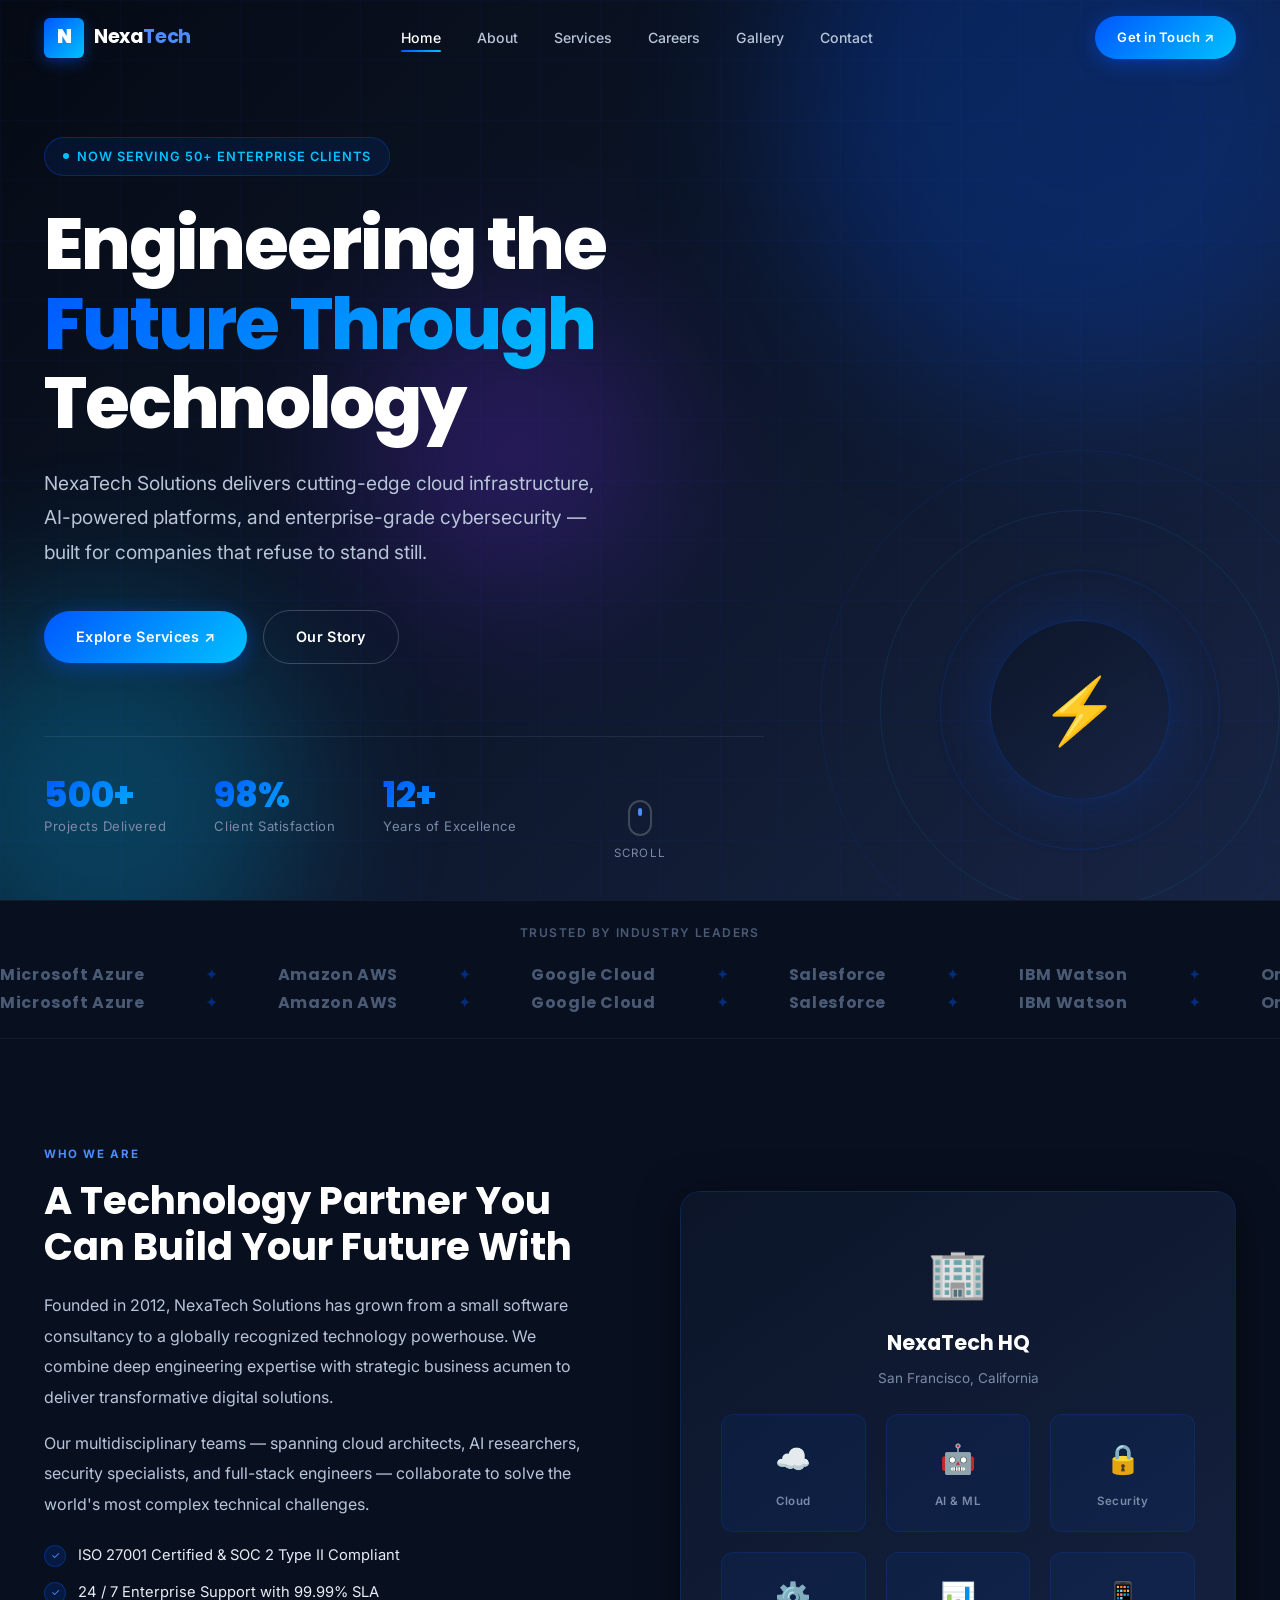
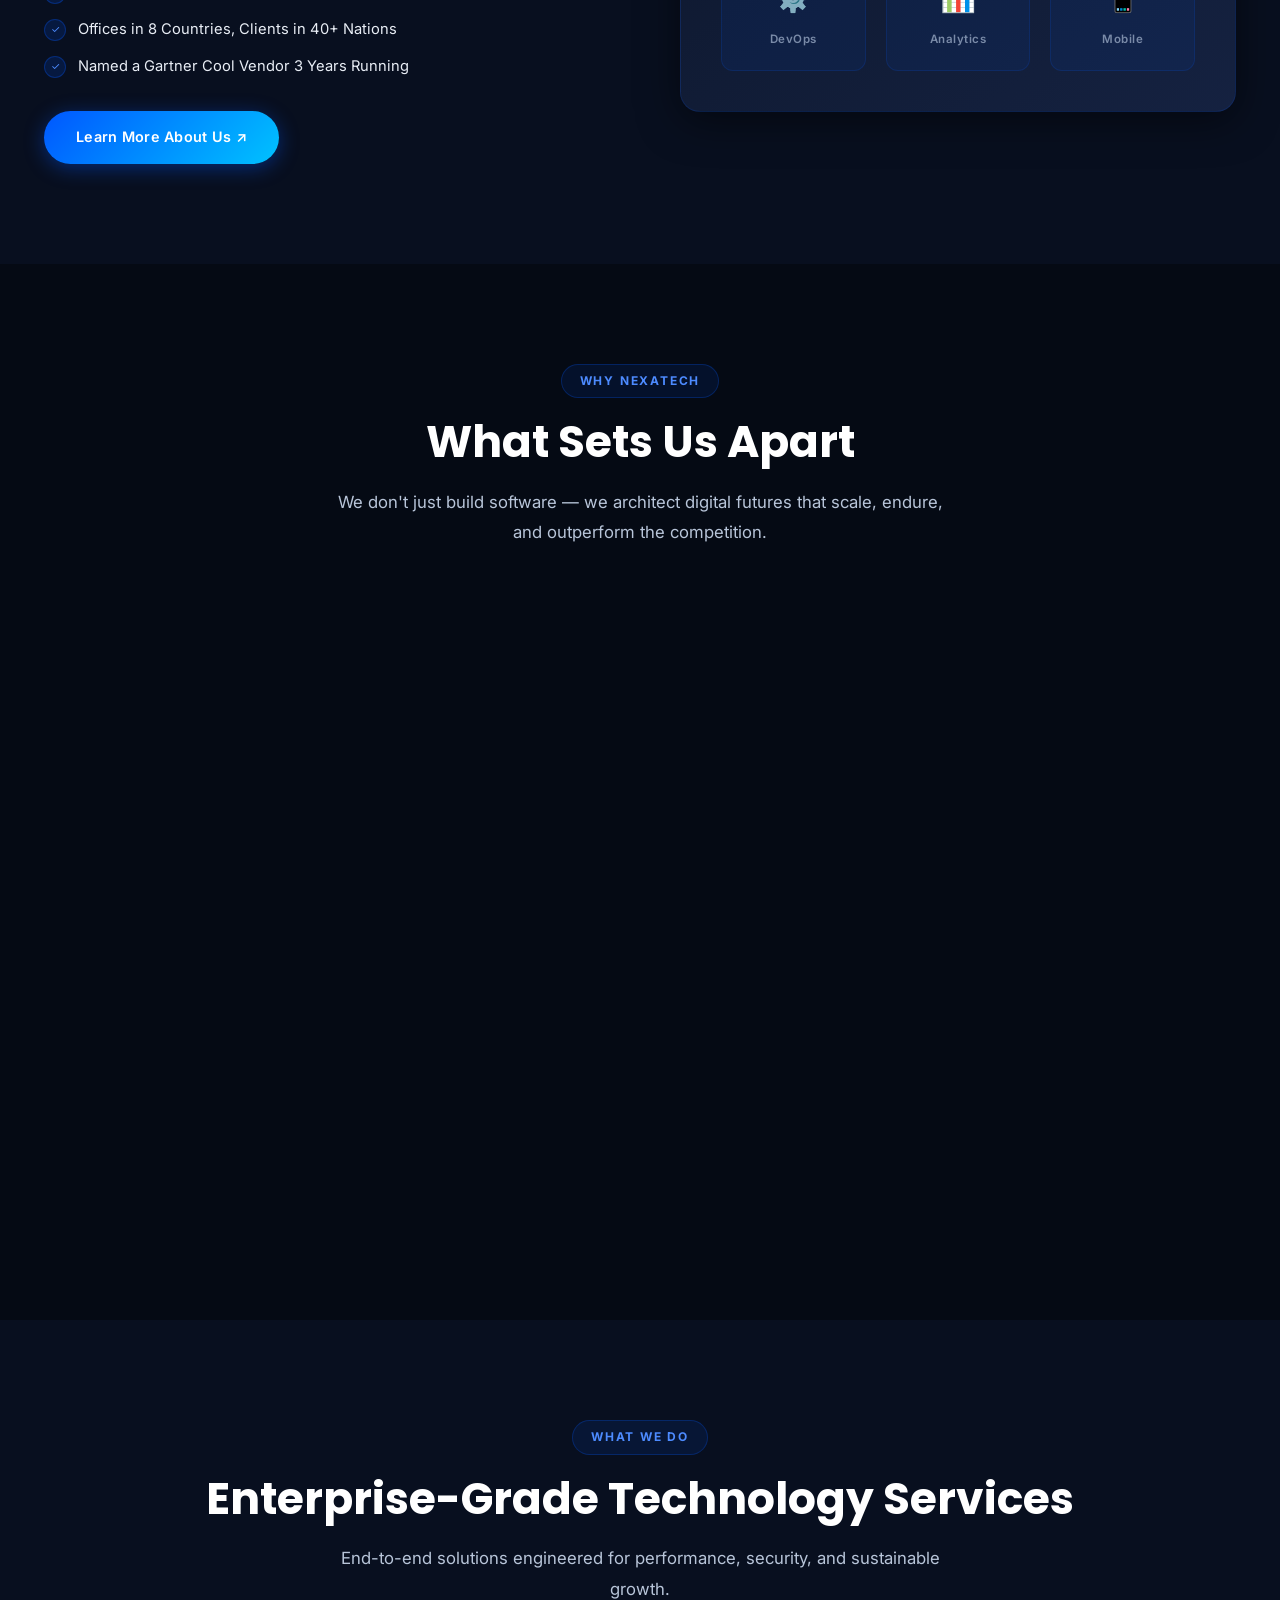
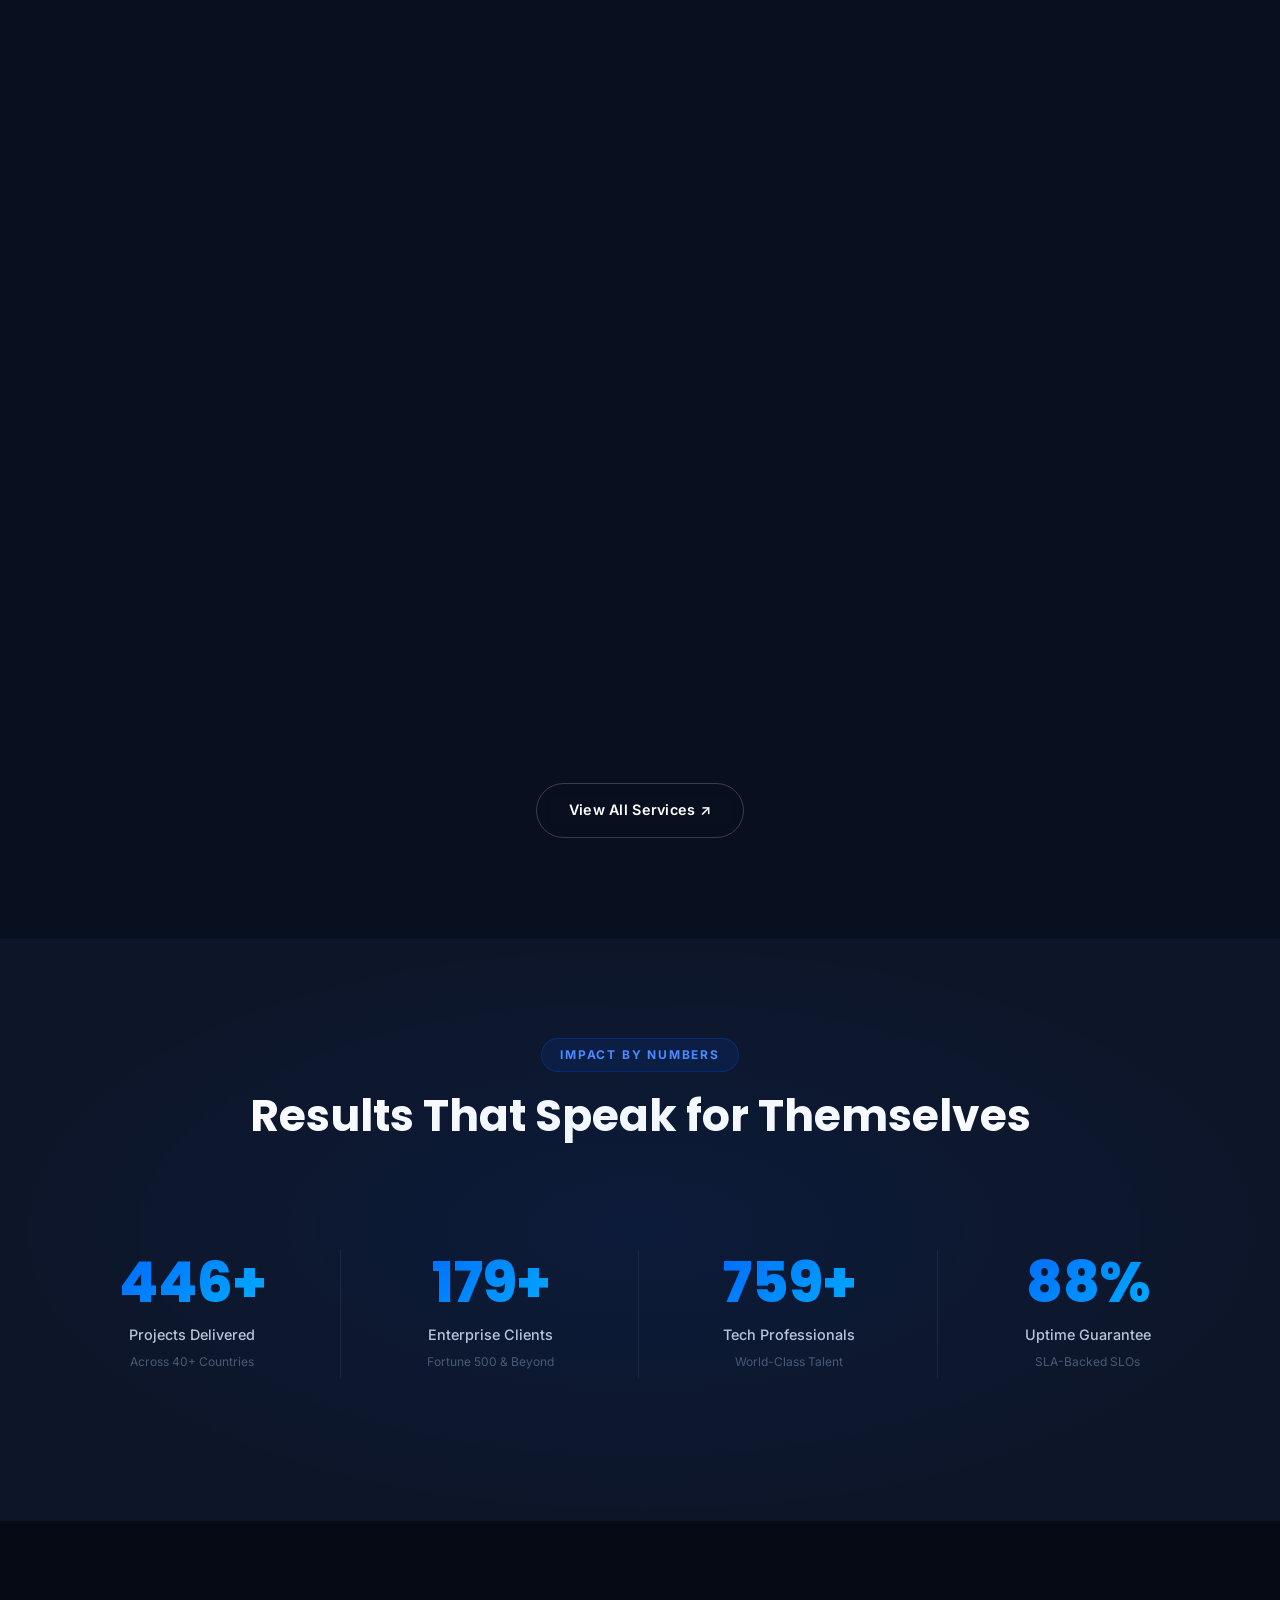
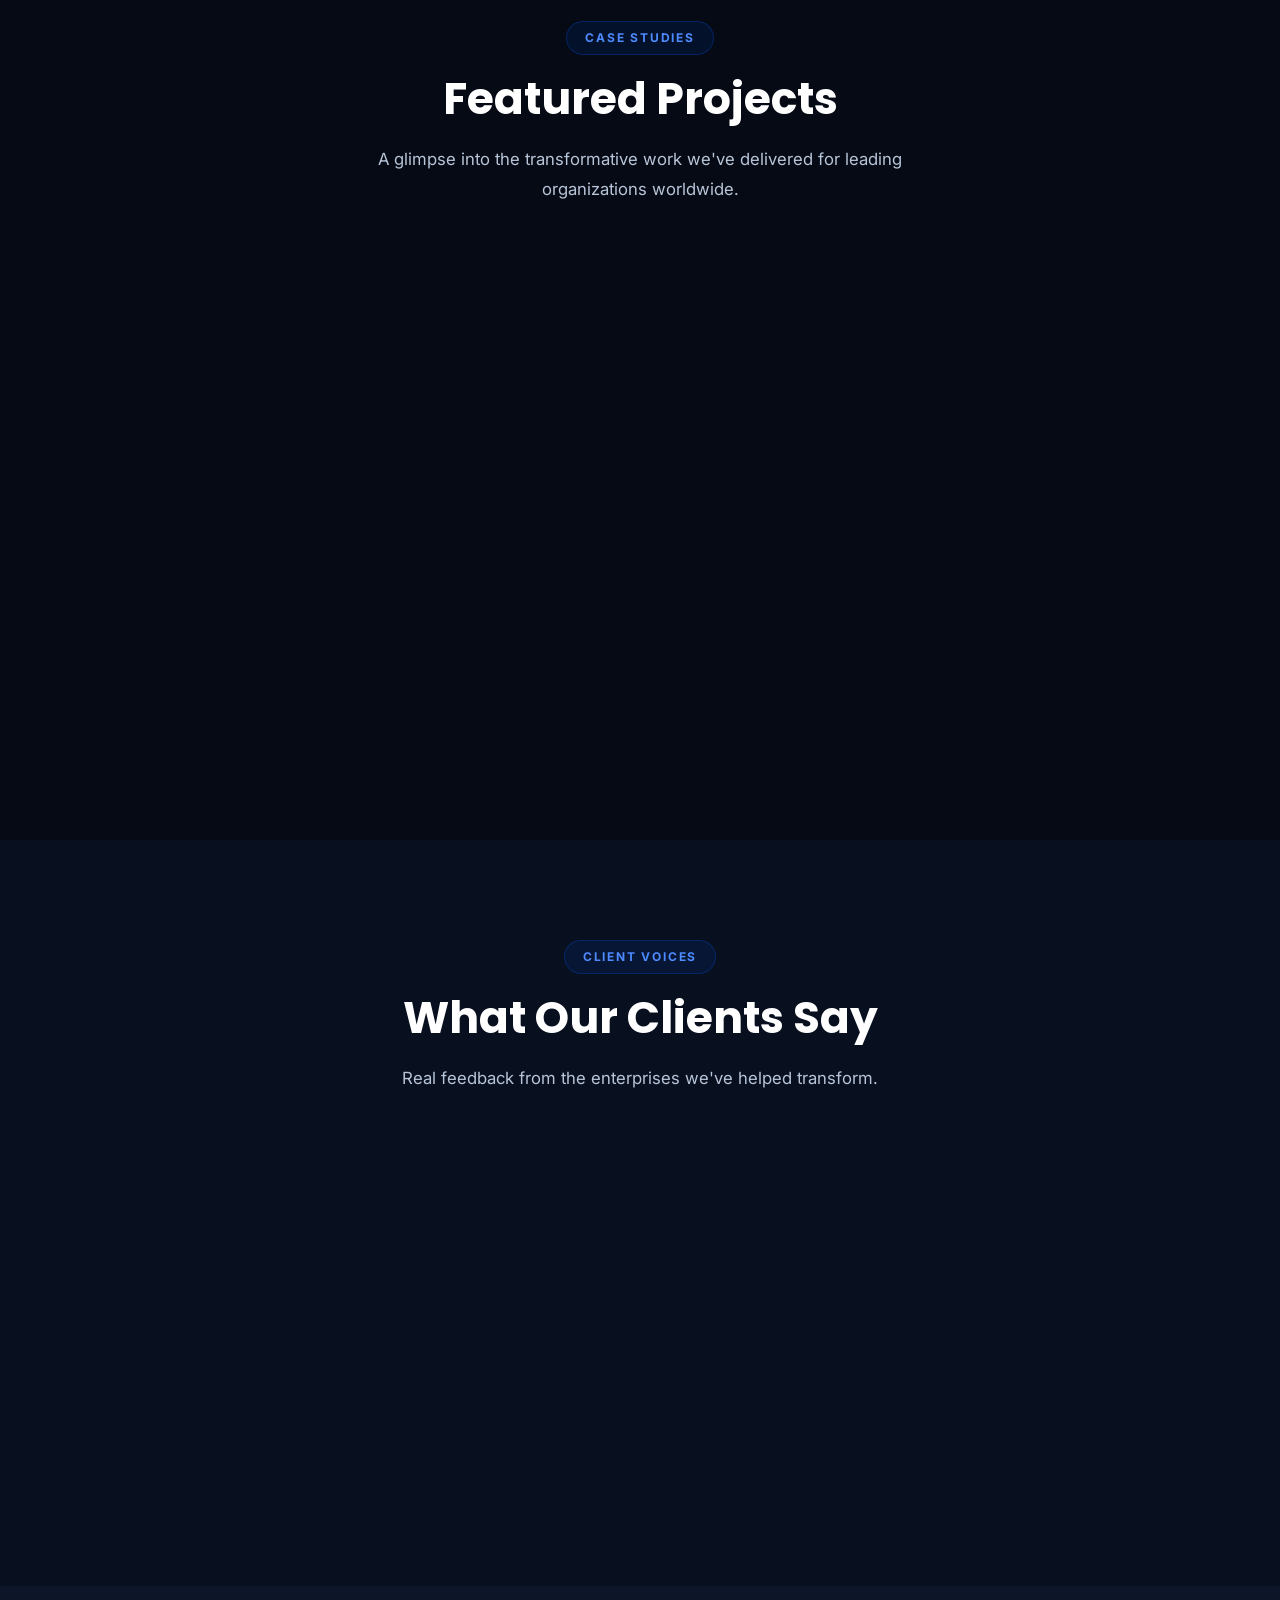
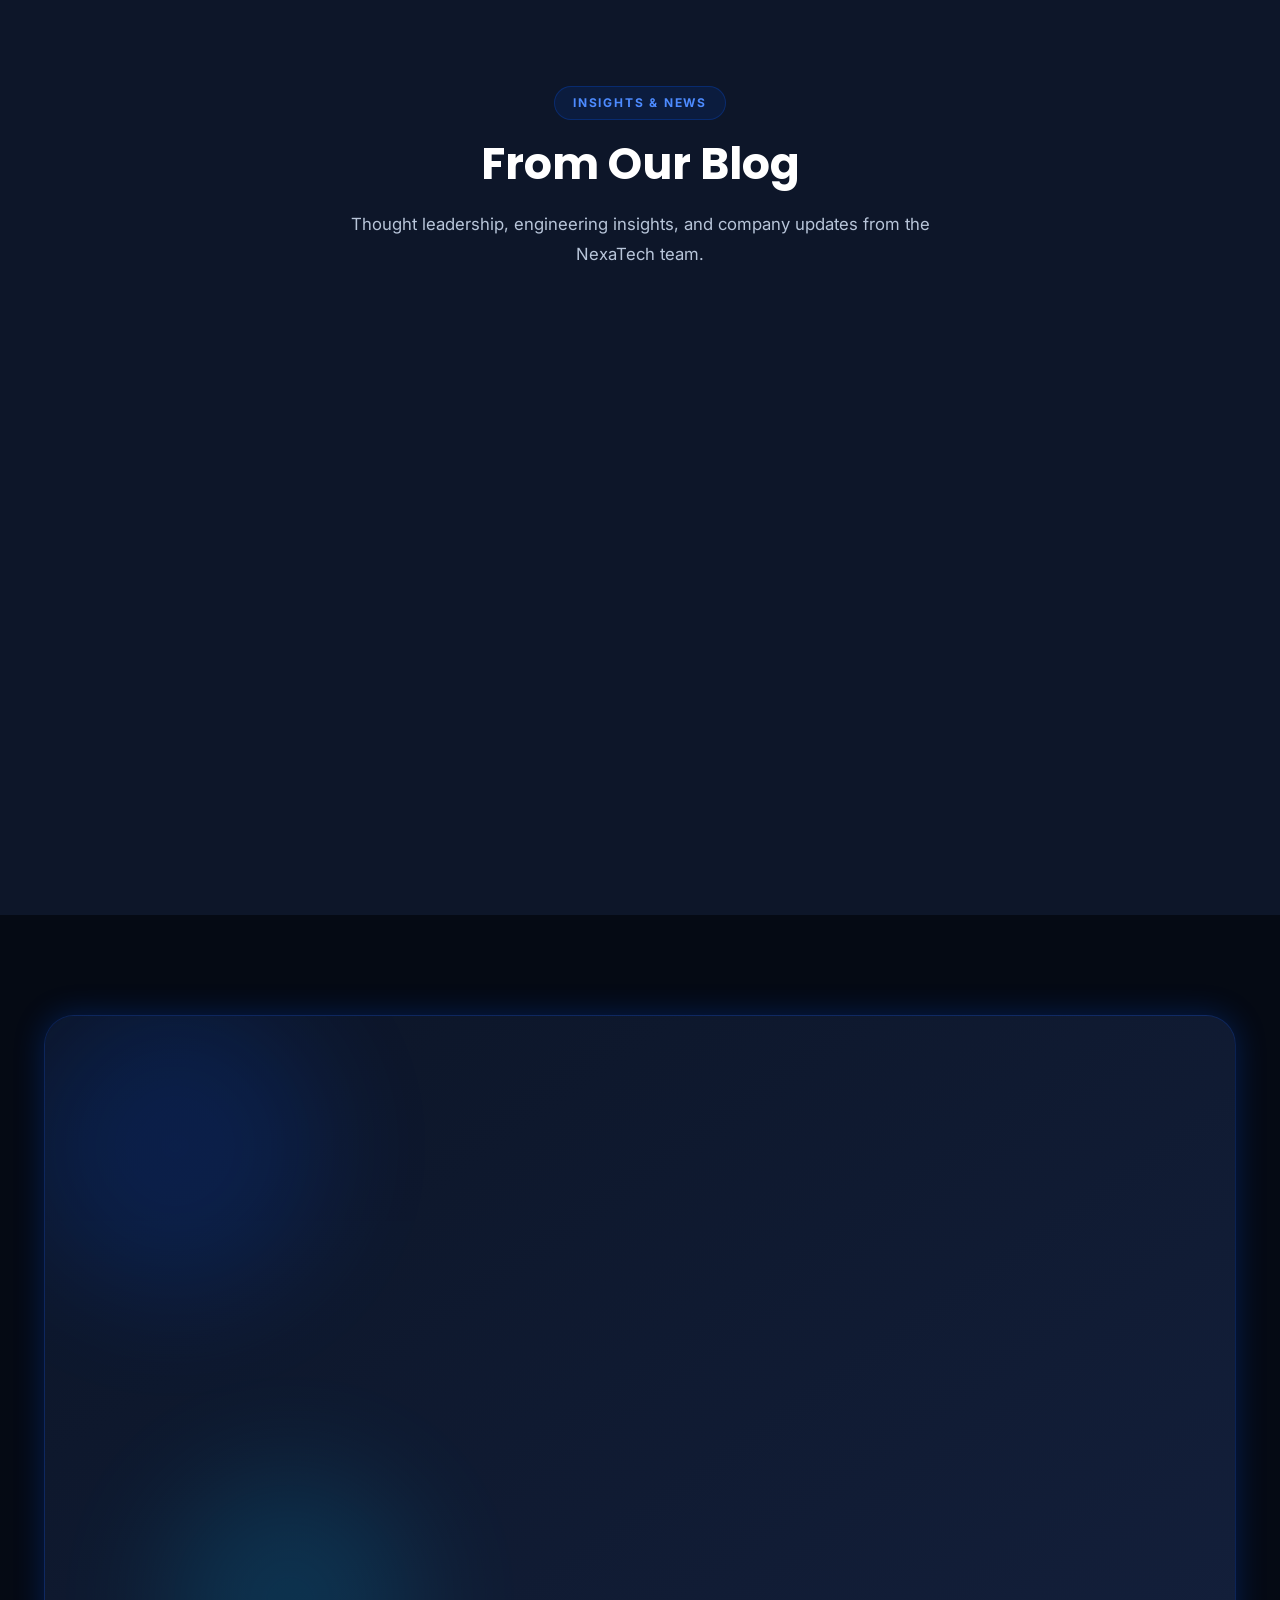
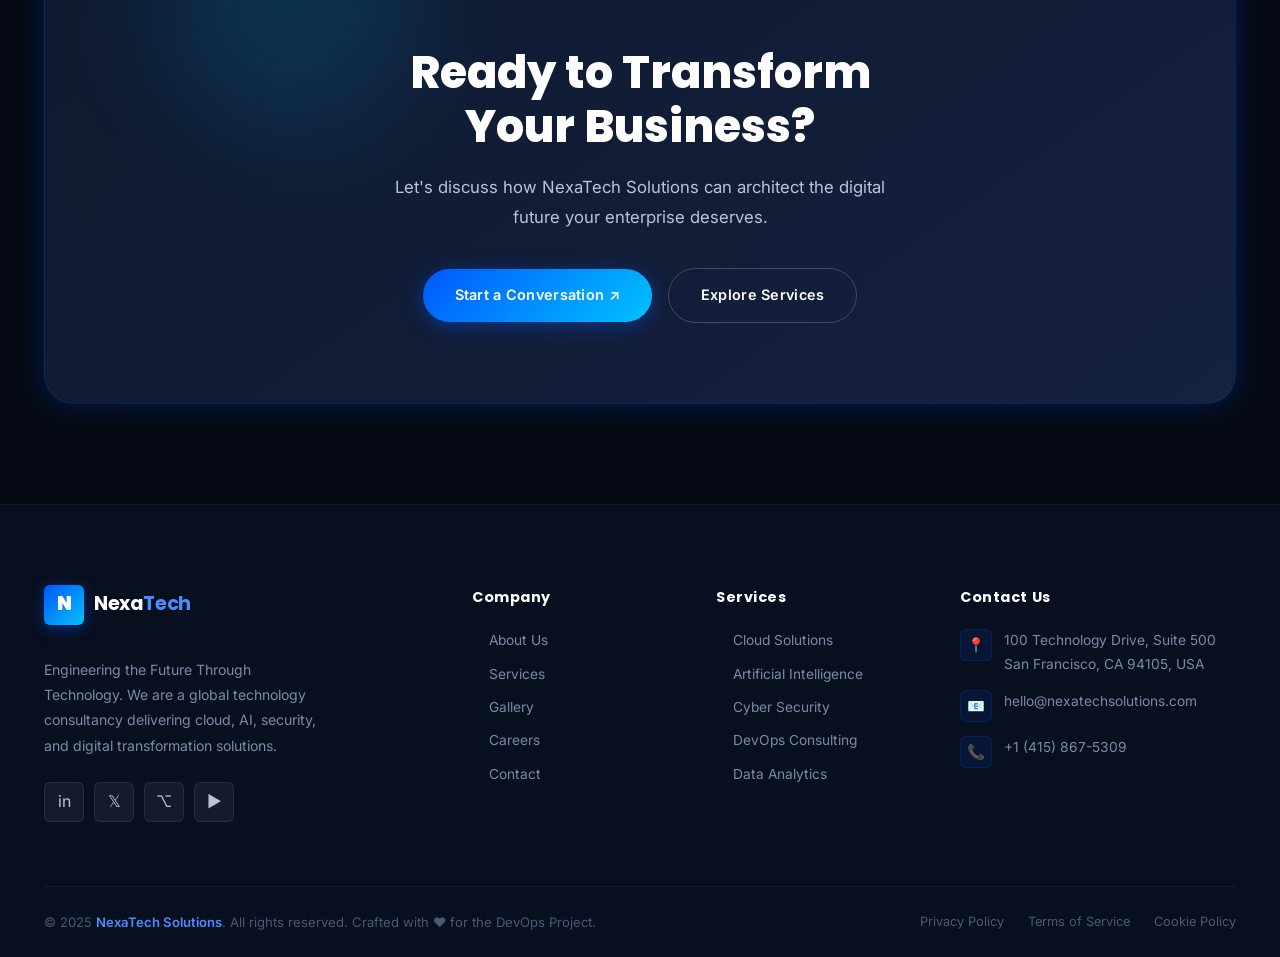
<file: index.html>
<!DOCTYPE html>
<html lang="en">
<head>
  <meta charset="UTF-8" />
  <meta name="viewport" content="width=device-width, initial-scale=1.0" />
  <meta name="description" content="NexaTech Solutions – Engineering the Future Through Technology. Premier cloud, AI, cybersecurity and DevOps solutions for enterprise clients worldwide." />
  <meta name="keywords" content="NexaTech, Cloud Solutions, AI, Machine Learning, Cybersecurity, DevOps, Web Development" />
  <meta name="author" content="NexaTech Solutions" />
  <meta property="og:title" content="NexaTech Solutions – Engineering the Future" />
  <meta property="og:description" content="Premier technology solutions for forward-thinking enterprises." />
  <meta property="og:type" content="website" />
  <title>NexaTech Solutions – Engineering the Future Through Technology</title>
  <link rel="stylesheet" href="css/style.css" />
  <link rel="icon" href="data:image/svg+xml,<svg xmlns='http://www.w3.org/2000/svg' viewBox='0 0 100 100'><rect width='100' height='100' rx='16' fill='%230057FF'/><text y='.9em' font-size='72' x='12' fill='white' font-weight='900'>N</text></svg>" />
</head>
<body>

  <!-- ── Page Loader ─────────────────────────────── -->
  <div class="page-loader" role="status" aria-label="Loading">
    <div class="loader-logo">Nexa<span>Tech</span></div>
    <div class="loader-bar-wrap"><div class="loader-bar"></div></div>
    <div class="loader-dots">
      <div class="loader-dot"></div>
      <div class="loader-dot"></div>
      <div class="loader-dot"></div>
    </div>
  </div>

  <!-- ── Navbar ─────────────────────────────────── -->
  <nav class="navbar" role="navigation" aria-label="Main navigation">
    <div class="container">
      <a href="index.html" class="nav-logo" aria-label="NexaTech Solutions Home">
        <div class="logo-icon" aria-hidden="true">N</div>
        <span class="logo-text">Nexa<span>Tech</span></span>
      </a>

      <ul class="nav-links" role="list">
        <li><a href="index.html"    class="nav-link active">Home</a></li>
        <li><a href="about.html"    class="nav-link">About</a></li>
        <li><a href="services.html" class="nav-link">Services</a></li>
        <li><a href="careers.html"  class="nav-link">Careers</a></li>
        <li><a href="gallery.html"  class="nav-link">Gallery</a></li>
        <li><a href="contact.html"  class="nav-link">Contact</a></li>
      </ul>

      <a href="contact.html" class="btn btn-primary btn-sm nav-cta ripple-container">
        Get in Touch ↗
      </a>

      <button class="hamburger" id="hamburger" aria-label="Toggle mobile menu" aria-expanded="false">
        <span></span><span></span><span></span>
      </button>
    </div>
  </nav>

  <!-- ── Mobile Menu ────────────────────────────── -->
  <div class="mobile-menu" id="mobileMenu" role="navigation" aria-label="Mobile navigation">
    <a href="index.html"    class="mobile-nav-link">🏠 Home</a>
    <a href="about.html"    class="mobile-nav-link">🏢 About</a>
    <a href="services.html" class="mobile-nav-link">⚙️ Services</a>
    <a href="careers.html"  class="mobile-nav-link">💼 Careers</a>
    <a href="gallery.html"  class="mobile-nav-link">🖼️ Gallery</a>
    <a href="contact.html"  class="mobile-nav-link">📩 Contact</a>
  </div>

  <main>

    <!-- ═══════════════════════════════════════════
         HERO
    ═══════════════════════════════════════════ -->
    <section class="hero" id="hero" aria-label="Hero section">
      <div class="hero-bg">
        <div class="hero-orb hero-orb-1" aria-hidden="true"></div>
        <div class="hero-orb hero-orb-2" aria-hidden="true"></div>
        <div class="hero-orb hero-orb-3" aria-hidden="true"></div>
        <div class="hero-grid"           aria-hidden="true"></div>
      </div>

      <div class="container">
        <div class="hero-content">
          <div class="hero-badge">
            <div class="hero-badge-dot" aria-hidden="true"></div>
            Now Serving 50+ Enterprise Clients
          </div>

          <h1 class="hero-title">
            Engineering the<br />
            <span class="highlight">Future Through</span><br />
            Technology
          </h1>

          <p class="hero-sub">
            NexaTech Solutions delivers cutting-edge cloud infrastructure, AI-powered platforms,
            and enterprise-grade cybersecurity — built for companies that refuse to stand still.
          </p>

          <div class="hero-actions">
            <a href="services.html" class="btn btn-primary ripple-container">
              Explore Services ↗
            </a>
            <a href="about.html" class="btn btn-outline ripple-container">
              Our Story
            </a>
          </div>

          <div class="hero-stats" aria-label="Company statistics">
            <div class="hero-stat">
              <span class="hero-stat-num" data-count="500" data-suffix="+"
                    aria-label="500+ Projects Delivered">0</span>
              <span class="hero-stat-label">Projects Delivered</span>
            </div>
            <div class="hero-stat">
              <span class="hero-stat-num" data-count="98" data-suffix="%"
                    aria-label="98% Client Satisfaction">0</span>
              <span class="hero-stat-label">Client Satisfaction</span>
            </div>
            <div class="hero-stat">
              <span class="hero-stat-num" data-count="12" data-suffix="+"
                    aria-label="12+ Years in business">0</span>
              <span class="hero-stat-label">Years of Excellence</span>
            </div>
          </div>
        </div>

        <!-- Visual ring element -->
        <div class="hero-visual" aria-hidden="true">
          <div class="hero-ring hero-ring-1"></div>
          <div class="hero-ring hero-ring-2"></div>
          <div class="hero-ring hero-ring-3"></div>
          <div class="hero-center">
            <div class="hero-center-icon">⚡</div>
          </div>
        </div>
      </div>

      <div class="scroll-indicator" aria-label="Scroll down">
        <div class="scroll-mouse">
          <div class="scroll-wheel" aria-hidden="true"></div>
        </div>
        <span>Scroll</span>
      </div>
    </section>

    <!-- ═══════════════════════════════════════════
         BRAND TICKER
    ═══════════════════════════════════════════ -->
    <div class="brand-ticker" aria-label="Partner companies">
      <p class="ticker-label">Trusted by industry leaders</p>
      <div class="ticker-track" aria-hidden="true">
        <span class="ticker-item">Microsoft Azure</span>
        <span class="ticker-sep">✦</span>
        <span class="ticker-item">Amazon AWS</span>
        <span class="ticker-sep">✦</span>
        <span class="ticker-item">Google Cloud</span>
        <span class="ticker-sep">✦</span>
        <span class="ticker-item">Salesforce</span>
        <span class="ticker-sep">✦</span>
        <span class="ticker-item">IBM Watson</span>
        <span class="ticker-sep">✦</span>
        <span class="ticker-item">Oracle</span>
        <span class="ticker-sep">✦</span>
        <span class="ticker-item">ServiceNow</span>
        <span class="ticker-sep">✦</span>
        <span class="ticker-item">Snowflake</span>
        <span class="ticker-sep">✦</span>
        <span class="ticker-item">Databricks</span>
        <span class="ticker-sep">✦</span>
        <span class="ticker-item">HashiCorp</span>
        <span class="ticker-sep">✦</span>
      </div>
    </div>

    <!-- ═══════════════════════════════════════════
         ABOUT INTRO
    ═══════════════════════════════════════════ -->
    <section class="about-intro" id="about" aria-label="Company introduction">
      <div class="container">
        <div class="about-grid">
          <div>
            <span class="about-tag">Who We Are</span>
            <h2 class="about-title">A Technology Partner You Can Build Your Future With</h2>
            <p class="about-desc">
              Founded in 2012, NexaTech Solutions has grown from a small software consultancy to a
              globally recognized technology powerhouse. We combine deep engineering expertise with
              strategic business acumen to deliver transformative digital solutions.
            </p>
            <p class="about-desc">
              Our multidisciplinary teams — spanning cloud architects, AI researchers, security specialists,
              and full-stack engineers — collaborate to solve the world's most complex technical challenges.
            </p>

            <ul class="about-checklist" aria-label="Key company attributes">
              <li class="about-check-item anim-on-scroll">
                <span class="check-icon" aria-hidden="true">✓</span>
                ISO 27001 Certified & SOC 2 Type II Compliant
              </li>
              <li class="about-check-item anim-on-scroll anim-delay-1">
                <span class="check-icon" aria-hidden="true">✓</span>
                24 / 7 Enterprise Support with 99.99% SLA
              </li>
              <li class="about-check-item anim-on-scroll anim-delay-2">
                <span class="check-icon" aria-hidden="true">✓</span>
                Offices in 8 Countries, Clients in 40+ Nations
              </li>
              <li class="about-check-item anim-on-scroll anim-delay-3">
                <span class="check-icon" aria-hidden="true">✓</span>
                Named a Gartner Cool Vendor 3 Years Running
              </li>
            </ul>

            <div style="margin-top:32px">
              <a href="about.html" class="btn btn-primary ripple-container">Learn More About Us ↗</a>
            </div>
          </div>

          <div class="about-visual anim-on-scroll">
            <div class="about-img-card">
              <div style="font-size:3rem;margin-bottom:12px">🏢</div>
              <h3 style="font-family:var(--font-heading);font-size:1.3rem;font-weight:700;color:var(--clr-text-100);margin-bottom:6px">NexaTech HQ</h3>
              <p style="font-size:0.85rem;color:var(--clr-text-400)">San Francisco, California</p>
              <div class="about-icon-grid">
                <div class="about-icon-item">
                  <div class="about-icon-emoji">☁️</div>
                  <div class="about-icon-label">Cloud</div>
                </div>
                <div class="about-icon-item">
                  <div class="about-icon-emoji">🤖</div>
                  <div class="about-icon-label">AI & ML</div>
                </div>
                <div class="about-icon-item">
                  <div class="about-icon-emoji">🔒</div>
                  <div class="about-icon-label">Security</div>
                </div>
                <div class="about-icon-item">
                  <div class="about-icon-emoji">⚙️</div>
                  <div class="about-icon-label">DevOps</div>
                </div>
                <div class="about-icon-item">
                  <div class="about-icon-emoji">📊</div>
                  <div class="about-icon-label">Analytics</div>
                </div>
                <div class="about-icon-item">
                  <div class="about-icon-emoji">📱</div>
                  <div class="about-icon-label">Mobile</div>
                </div>
              </div>
            </div>
          </div>
        </div>
      </div>
    </section>

    <!-- ═══════════════════════════════════════════
         WHY CHOOSE US
    ═══════════════════════════════════════════ -->
    <section class="why-us" aria-label="Why choose NexaTech">
      <div class="container">
        <div class="section-header">
          <span class="section-label">Why NexaTech</span>
          <h2 class="section-title">What Sets Us Apart</h2>
          <p class="section-sub">
            We don't just build software — we architect digital futures that scale,
            endure, and outperform the competition.
          </p>
        </div>

        <div class="why-grid" data-stagger>
          <div class="why-card">
            <div class="why-icon" aria-hidden="true">🎯</div>
            <h3 class="why-title">Precision Engineering</h3>
            <p class="why-desc">Every line of code is crafted with intent. Our rigorous engineering standards ensure reliability, performance, and maintainability at enterprise scale.</p>
          </div>
          <div class="why-card">
            <div class="why-icon" aria-hidden="true">🚀</div>
            <h3 class="why-title">Rapid Delivery</h3>
            <p class="why-desc">Agile methodologies and CI/CD pipelines let us ship production-ready features in days, not months — giving you competitive speed-to-market advantage.</p>
          </div>
          <div class="why-card">
            <div class="why-icon" aria-hidden="true">🛡️</div>
            <h3 class="why-title">Security-First Approach</h3>
            <p class="why-desc">Security is not an afterthought. We embed zero-trust principles and compliance controls into every architecture we design from day one.</p>
          </div>
          <div class="why-card">
            <div class="why-icon" aria-hidden="true">🌐</div>
            <h3 class="why-title">Global Scalability</h3>
            <p class="why-desc">Our cloud-native architectures are built to scale from hundreds to millions of users with zero downtime and consistent performance worldwide.</p>
          </div>
          <div class="why-card">
            <div class="why-icon" aria-hidden="true">🤝</div>
            <h3 class="why-title">Strategic Partnership</h3>
            <p class="why-desc">We embed within your organization, understand your business goals, and align every technical decision with long-term value creation.</p>
          </div>
          <div class="why-card">
            <div class="why-icon" aria-hidden="true">💡</div>
            <h3 class="why-title">Continuous Innovation</h3>
            <p class="why-desc">Our dedicated R&D team constantly evaluates emerging technologies — GenAI, quantum computing, Web3 — and integrates proven innovations into client solutions.</p>
          </div>
        </div>
      </div>
    </section>

    <!-- ═══════════════════════════════════════════
         SERVICES OVERVIEW
    ═══════════════════════════════════════════ -->
    <section class="services" aria-label="Services overview">
      <div class="container">
        <div class="section-header">
          <span class="section-label">What We Do</span>
          <h2 class="section-title">Enterprise-Grade Technology Services</h2>
          <p class="section-sub">
            End-to-end solutions engineered for performance, security, and sustainable growth.
          </p>
        </div>

        <div class="services-grid" data-stagger>
          <div class="service-card">
            <div class="service-icon-wrap" aria-hidden="true">☁️</div>
            <h3 class="service-title">Cloud Solutions</h3>
            <p class="service-desc">Multi-cloud architecture, migration, and optimization across AWS, Azure, and GCP ecosystems.</p>
            <a href="services.html" class="service-link">Learn More →</a>
          </div>
          <div class="service-card">
            <div class="service-icon-wrap" aria-hidden="true">🤖</div>
            <h3 class="service-title">Artificial Intelligence</h3>
            <p class="service-desc">Custom AI solutions including NLP, computer vision, and generative AI integrations.</p>
            <a href="services.html" class="service-link">Learn More →</a>
          </div>
          <div class="service-card">
            <div class="service-icon-wrap" aria-hidden="true">📈</div>
            <h3 class="service-title">Machine Learning</h3>
            <p class="service-desc">Predictive analytics, recommendation engines, and MLOps platforms for data-driven growth.</p>
            <a href="services.html" class="service-link">Learn More →</a>
          </div>
          <div class="service-card">
            <div class="service-icon-wrap" aria-hidden="true">🔒</div>
            <h3 class="service-title">Cyber Security</h3>
            <p class="service-desc">Zero-trust security architecture, penetration testing, and 24/7 SOC monitoring.</p>
            <a href="services.html" class="service-link">Learn More →</a>
          </div>
          <div class="service-card">
            <div class="service-icon-wrap" aria-hidden="true">⚙️</div>
            <h3 class="service-title">DevOps Consulting</h3>
            <p class="service-desc">CI/CD pipeline design, Kubernetes orchestration, and infrastructure-as-code automation.</p>
            <a href="services.html" class="service-link">Learn More →</a>
          </div>
          <div class="service-card">
            <div class="service-icon-wrap" aria-hidden="true">🌐</div>
            <h3 class="service-title">Web Development</h3>
            <p class="service-desc">Scalable SaaS platforms, enterprise portals, and high-performance web applications.</p>
            <a href="services.html" class="service-link">Learn More →</a>
          </div>
          <div class="service-card">
            <div class="service-icon-wrap" aria-hidden="true">📱</div>
            <h3 class="service-title">Mobile Development</h3>
            <p class="service-desc">Native iOS/Android and cross-platform mobile solutions with seamless UX design.</p>
            <a href="services.html" class="service-link">Learn More →</a>
          </div>
          <div class="service-card">
            <div class="service-icon-wrap" aria-hidden="true">📊</div>
            <h3 class="service-title">Data Analytics</h3>
            <p class="service-desc">Real-time dashboards, data warehousing, and BI solutions that transform raw data into actionable insights.</p>
            <a href="services.html" class="service-link">Learn More →</a>
          </div>
        </div>

        <div style="text-align:center;margin-top:48px">
          <a href="services.html" class="btn btn-outline ripple-container">View All Services ↗</a>
        </div>
      </div>
    </section>

    <!-- ═══════════════════════════════════════════
         STATISTICS
    ═══════════════════════════════════════════ -->
    <section class="stats-section" aria-label="Company statistics">
      <div class="container">
        <div class="section-header">
          <span class="section-label">Impact by Numbers</span>
          <h2 class="section-title">Results That Speak for Themselves</h2>
        </div>
        <div class="stats-grid">
          <div class="stat-card anim-on-scroll">
            <span class="stat-number" data-count="500" data-suffix="+" aria-live="polite">0</span>
            <span class="stat-label">Projects Delivered</span>
            <span class="stat-sub">Across 40+ Countries</span>
          </div>
          <div class="stat-card anim-on-scroll anim-delay-1">
            <span class="stat-number" data-count="200" data-suffix="+" aria-live="polite">0</span>
            <span class="stat-label">Enterprise Clients</span>
            <span class="stat-sub">Fortune 500 & Beyond</span>
          </div>
          <div class="stat-card anim-on-scroll anim-delay-2">
            <span class="stat-number" data-count="850" data-suffix="+" aria-live="polite">0</span>
            <span class="stat-label">Tech Professionals</span>
            <span class="stat-sub">World-Class Talent</span>
          </div>
          <div class="stat-card anim-on-scroll anim-delay-3">
            <span class="stat-number" data-count="99" data-suffix="%" aria-live="polite">0</span>
            <span class="stat-label">Uptime Guarantee</span>
            <span class="stat-sub">SLA-Backed SLOs</span>
          </div>
        </div>
      </div>
    </section>

    <!-- ═══════════════════════════════════════════
         FEATURED PROJECTS
    ═══════════════════════════════════════════ -->
    <section class="projects" aria-label="Featured projects">
      <div class="container">
        <div class="section-header">
          <span class="section-label">Case Studies</span>
          <h2 class="section-title">Featured Projects</h2>
          <p class="section-sub">
            A glimpse into the transformative work we've delivered for leading organizations worldwide.
          </p>
        </div>

        <div class="projects-grid" data-stagger>
          <article class="project-card">
            <div class="project-thumb project-thumb-1" aria-hidden="true">🏦</div>
            <div class="project-body">
              <span class="project-tag">FinTech</span>
              <h3 class="project-title">GlobalBank Cloud Migration</h3>
              <p class="project-desc">Migrated a 40-year-old legacy banking core to a cloud-native microservices architecture, reducing operating costs by 62% and improving transaction throughput by 8×.</p>
              <div class="project-tech">
                <span class="tech-badge">AWS</span>
                <span class="tech-badge">Kubernetes</span>
                <span class="tech-badge">Terraform</span>
                <span class="tech-badge">Java</span>
              </div>
            </div>
          </article>

          <article class="project-card">
            <div class="project-thumb project-thumb-2" aria-hidden="true">🏥</div>
            <div class="project-body">
              <span class="project-tag">HealthTech</span>
              <h3 class="project-title">MediCore AI Diagnostics</h3>
              <p class="project-desc">Developed a computer vision AI platform that assists radiologists in detecting anomalies in medical imaging with 96.4% accuracy, serving 12 hospital networks.</p>
              <div class="project-tech">
                <span class="tech-badge">Python</span>
                <span class="tech-badge">TensorFlow</span>
                <span class="tech-badge">Azure ML</span>
                <span class="tech-badge">FastAPI</span>
              </div>
            </div>
          </article>

          <article class="project-card">
            <div class="project-thumb project-thumb-3" aria-hidden="true">🛒</div>
            <div class="project-body">
              <span class="project-tag">E-Commerce</span>
              <h3 class="project-title">ShopSphere Hyper-Scale</h3>
              <p class="project-desc">Built a real-time recommendation engine and zero-latency checkout system handling 2M+ concurrent users during peak sales events with 99.999% uptime.</p>
              <div class="project-tech">
                <span class="tech-badge">Go</span>
                <span class="tech-badge">Redis</span>
                <span class="tech-badge">Kafka</span>
                <span class="tech-badge">GCP</span>
              </div>
            </div>
          </article>
        </div>
      </div>
    </section>

    <!-- ═══════════════════════════════════════════
         TESTIMONIALS
    ═══════════════════════════════════════════ -->
    <section class="testimonials" aria-label="Client testimonials">
      <div class="container">
        <div class="section-header">
          <span class="section-label">Client Voices</span>
          <h2 class="section-title">What Our Clients Say</h2>
          <p class="section-sub">Real feedback from the enterprises we've helped transform.</p>
        </div>

        <div class="testimonials-grid" data-stagger>
          <div class="testimonial-card">
            <div class="quote-icon" aria-hidden="true">"</div>
            <div class="testimonial-stars" aria-label="5 stars">★★★★★</div>
            <p class="testimonial-text">
              "NexaTech didn't just deliver a cloud migration — they completely reimagined our infrastructure. The performance gains were immediate and the cost savings exceeded our projections by 20%."
            </p>
            <div class="testimonial-author">
              <div class="author-avatar" aria-hidden="true">👨‍💼</div>
              <div>
                <div class="author-name">Michael Thornton</div>
                <div class="author-role">CTO, GlobalBank International</div>
              </div>
            </div>
          </div>

          <div class="testimonial-card">
            <div class="quote-icon" aria-hidden="true">"</div>
            <div class="testimonial-stars" aria-label="5 stars">★★★★★</div>
            <p class="testimonial-text">
              "The AI diagnostics platform NexaTech built has fundamentally changed how our radiologists work. The accuracy is staggering — we're catching conditions months earlier than before."
            </p>
            <div class="testimonial-author">
              <div class="author-avatar" aria-hidden="true">👩‍⚕️</div>
              <div>
                <div class="author-name">Dr. Sarah Chen</div>
                <div class="author-role">Chief Medical Officer, MediCore Health</div>
              </div>
            </div>
          </div>

          <div class="testimonial-card">
            <div class="quote-icon" aria-hidden="true">"</div>
            <div class="testimonial-stars" aria-label="5 stars">★★★★★</div>
            <p class="testimonial-text">
              "During our biggest ever sale event — 2.1 million concurrent shoppers — the platform didn't skip a beat. NexaTech built something truly extraordinary for our team."
            </p>
            <div class="testimonial-author">
              <div class="author-avatar" aria-hidden="true">👨‍💻</div>
              <div>
                <div class="author-name">James Park</div>
                <div class="author-role">VP Engineering, ShopSphere Inc.</div>
              </div>
            </div>
          </div>
        </div>
      </div>
    </section>

    <!-- ═══════════════════════════════════════════
         LATEST NEWS
    ═══════════════════════════════════════════ -->
    <section class="news-section" aria-label="Latest news">
      <div class="container">
        <div class="section-header">
          <span class="section-label">Insights &amp; News</span>
          <h2 class="section-title">From Our Blog</h2>
          <p class="section-sub">Thought leadership, engineering insights, and company updates from the NexaTech team.</p>
        </div>

        <div class="news-grid" data-stagger>
          <article class="news-card">
            <div class="news-thumb news-thumb-1" aria-hidden="true">🤖</div>
            <div class="news-body">
              <div class="news-meta">
                <span class="news-category">AI / ML</span>
                <span class="news-date">June 28, 2025</span>
              </div>
              <h3 class="news-title">How Generative AI Is Redefining Enterprise Software Architectures in 2025</h3>
              <p class="news-excerpt">We explore how Fortune 500 companies are embedding LLMs into core business workflows and the new architectural patterns that enable reliable, auditable AI at scale.</p>
              <span class="news-read-more">Read Article →</span>
            </div>
          </article>

          <article class="news-card">
            <div class="news-thumb news-thumb-2" aria-hidden="true">🔒</div>
            <div class="news-body">
              <div class="news-meta">
                <span class="news-category">Security</span>
                <span class="news-date">June 15, 2025</span>
              </div>
              <h3 class="news-title">Zero-Trust Architecture: From Buzzword to Battle-Tested Implementation</h3>
              <p class="news-excerpt">Our security team shares the exact playbook we use to implement zero-trust across multi-cloud environments for regulated industries like finance and healthcare.</p>
              <span class="news-read-more">Read Article →</span>
            </div>
          </article>

          <article class="news-card">
            <div class="news-thumb news-thumb-3" aria-hidden="true">☁️</div>
            <div class="news-body">
              <div class="news-meta">
                <span class="news-category">Cloud</span>
                <span class="news-date">June 5, 2025</span>
              </div>
              <h3 class="news-title">FinOps in Practice: How We Cut Cloud Spend by 40% Without Reducing Performance</h3>
              <p class="news-excerpt">A deep dive into the FinOps strategies, rightsizing techniques, and reserved-instance optimization that saved our client $2.4M annually in cloud infrastructure costs.</p>
              <span class="news-read-more">Read Article →</span>
            </div>
          </article>
        </div>
      </div>
    </section>

    <!-- ═══════════════════════════════════════════
         CTA
    ═══════════════════════════════════════════ -->
    <section class="cta-section" aria-label="Call to action">
      <div class="container">
        <div class="cta-box anim-on-scroll">
          <div class="cta-bg-orb cta-bg-orb-1" aria-hidden="true"></div>
          <div class="cta-bg-orb cta-bg-orb-2" aria-hidden="true"></div>
          <h2 class="cta-title">Ready to Transform<br />Your Business?</h2>
          <p class="cta-sub">
            Let's discuss how NexaTech Solutions can architect the digital future your enterprise deserves.
          </p>
          <div class="cta-actions">
            <a href="contact.html" class="btn btn-primary ripple-container">Start a Conversation ↗</a>
            <a href="services.html" class="btn btn-outline ripple-container">Explore Services</a>
          </div>
        </div>
      </div>
    </section>

  </main>

  <!-- ── Footer ─────────────────────────────────── -->
  <footer class="footer" role="contentinfo">
    <div class="container">
      <div class="footer-grid">
        <!-- Brand -->
        <div>
          <a href="index.html" class="nav-logo" style="display:inline-flex;margin-bottom:16px">
            <div class="logo-icon">N</div>
            <span class="logo-text">Nexa<span>Tech</span></span>
          </a>
          <p class="footer-brand-desc">
            Engineering the Future Through Technology. We are a global technology consultancy
            delivering cloud, AI, security, and digital transformation solutions.
          </p>
          <div class="footer-socials" aria-label="Social media links">
            <a href="#" class="social-btn" aria-label="LinkedIn">in</a>
            <a href="#" class="social-btn" aria-label="Twitter/X">𝕏</a>
            <a href="#" class="social-btn" aria-label="GitHub">⌥</a>
            <a href="#" class="social-btn" aria-label="YouTube">▶</a>
          </div>
        </div>

        <!-- Quick Links -->
        <div>
          <h3 class="footer-col-title">Company</h3>
          <ul class="footer-links" role="list">
            <li><a href="about.html"    class="footer-link">About Us</a></li>
            <li><a href="services.html" class="footer-link">Services</a></li>
            <li><a href="gallery.html"  class="footer-link">Gallery</a></li>
            <li><a href="careers.html"  class="footer-link">Careers</a></li>
            <li><a href="contact.html"  class="footer-link">Contact</a></li>
          </ul>
        </div>

        <!-- Services -->
        <div>
          <h3 class="footer-col-title">Services</h3>
          <ul class="footer-links" role="list">
            <li><a href="services.html" class="footer-link">Cloud Solutions</a></li>
            <li><a href="services.html" class="footer-link">Artificial Intelligence</a></li>
            <li><a href="services.html" class="footer-link">Cyber Security</a></li>
            <li><a href="services.html" class="footer-link">DevOps Consulting</a></li>
            <li><a href="services.html" class="footer-link">Data Analytics</a></li>
          </ul>
        </div>

        <!-- Contact -->
        <div>
          <h3 class="footer-col-title">Contact Us</h3>
          <div class="footer-contact-item">
            <div class="footer-contact-icon" aria-hidden="true">📍</div>
            <div>100 Technology Drive, Suite 500<br />San Francisco, CA 94105, USA</div>
          </div>
          <div class="footer-contact-item">
            <div class="footer-contact-icon" aria-hidden="true">📧</div>
            <div>hello@nexatechsolutions.com</div>
          </div>
          <div class="footer-contact-item">
            <div class="footer-contact-icon" aria-hidden="true">📞</div>
            <div>+1 (415) 867-5309</div>
          </div>
        </div>
      </div>

      <div class="footer-bottom">
        <p class="footer-copy">
          © 2025 <span>NexaTech Solutions</span>. All rights reserved.
          Crafted with ❤️ for the DevOps Project.
        </p>
        <nav class="footer-bottom-links" aria-label="Footer legal links">
          <a href="#" class="footer-bottom-link">Privacy Policy</a>
          <a href="#" class="footer-bottom-link">Terms of Service</a>
          <a href="#" class="footer-bottom-link">Cookie Policy</a>
        </nav>
      </div>
    </div>
  </footer>

  <!-- ── Scroll to Top ──────────────────────────── -->
  <button class="scroll-top" id="scrollTop" aria-label="Scroll to top">↑</button>

  <script src="js/script.js"></script>
</body>
</html>
</file>
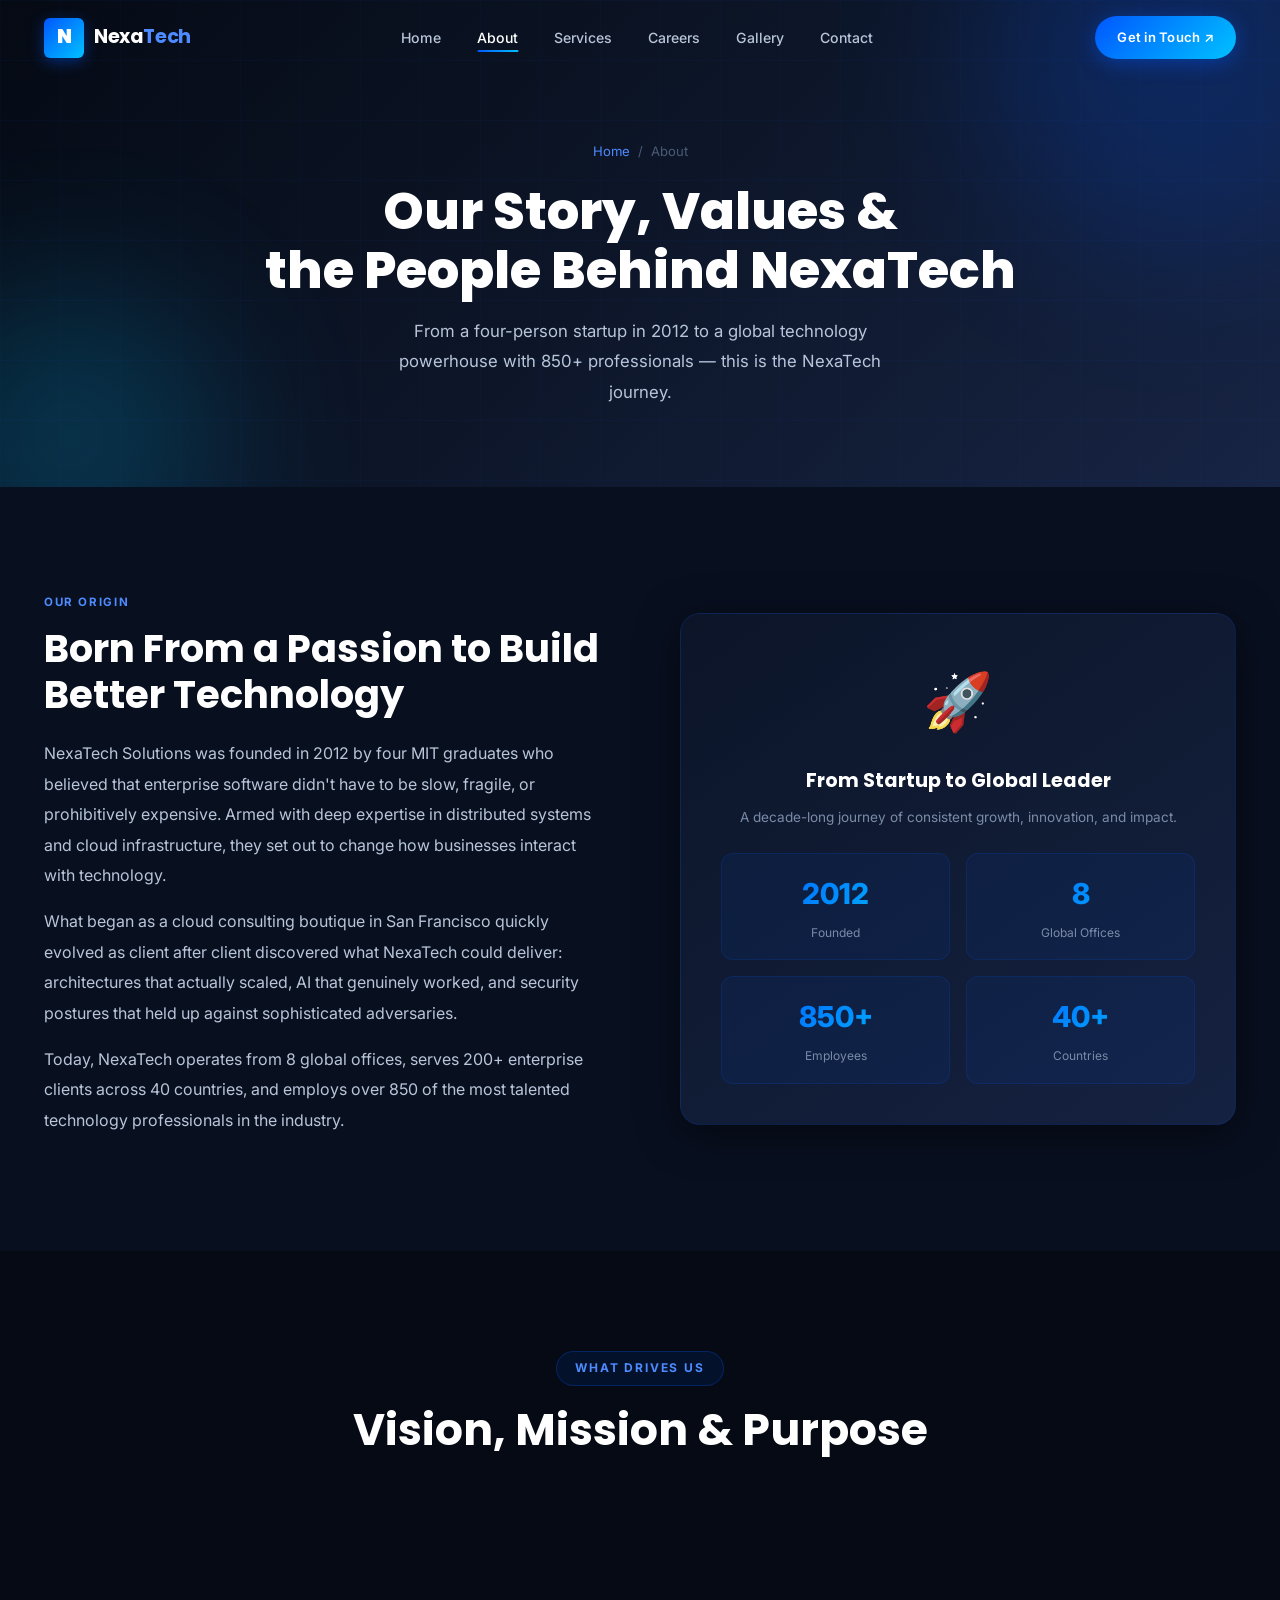
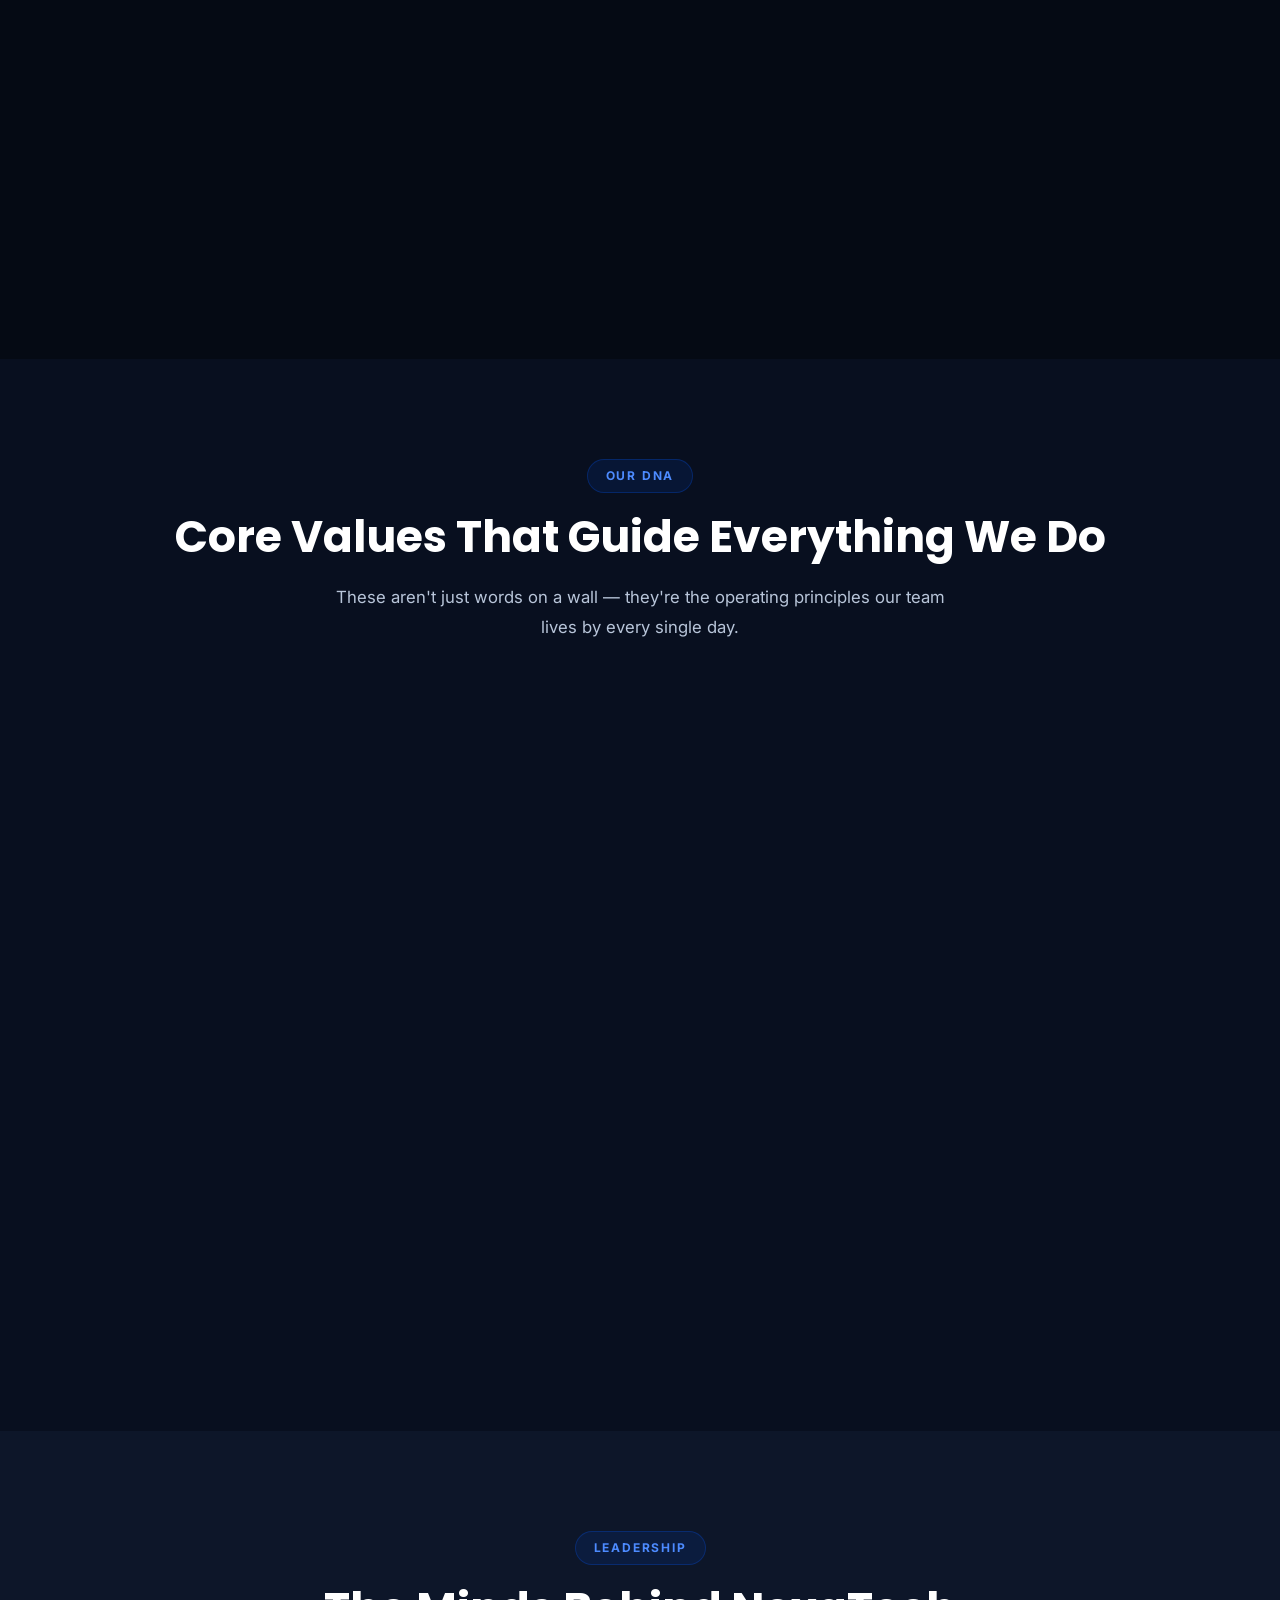
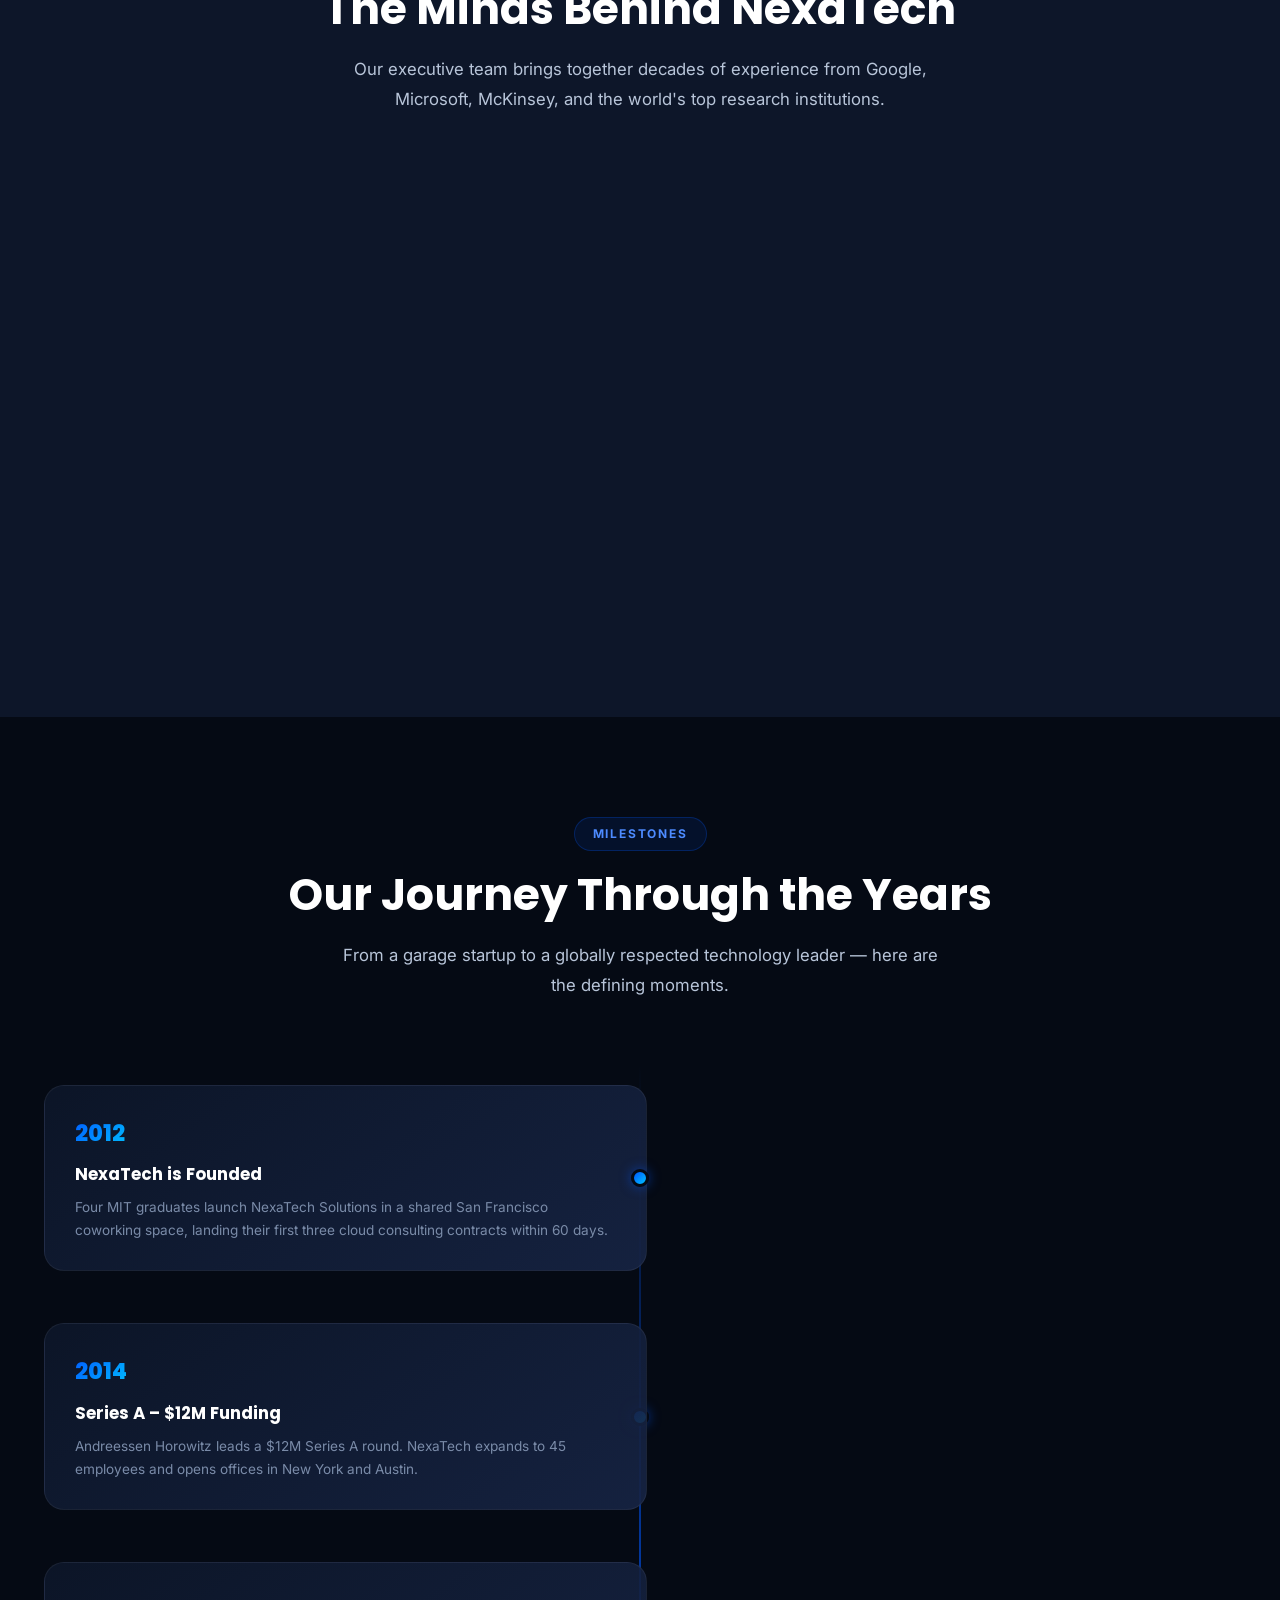
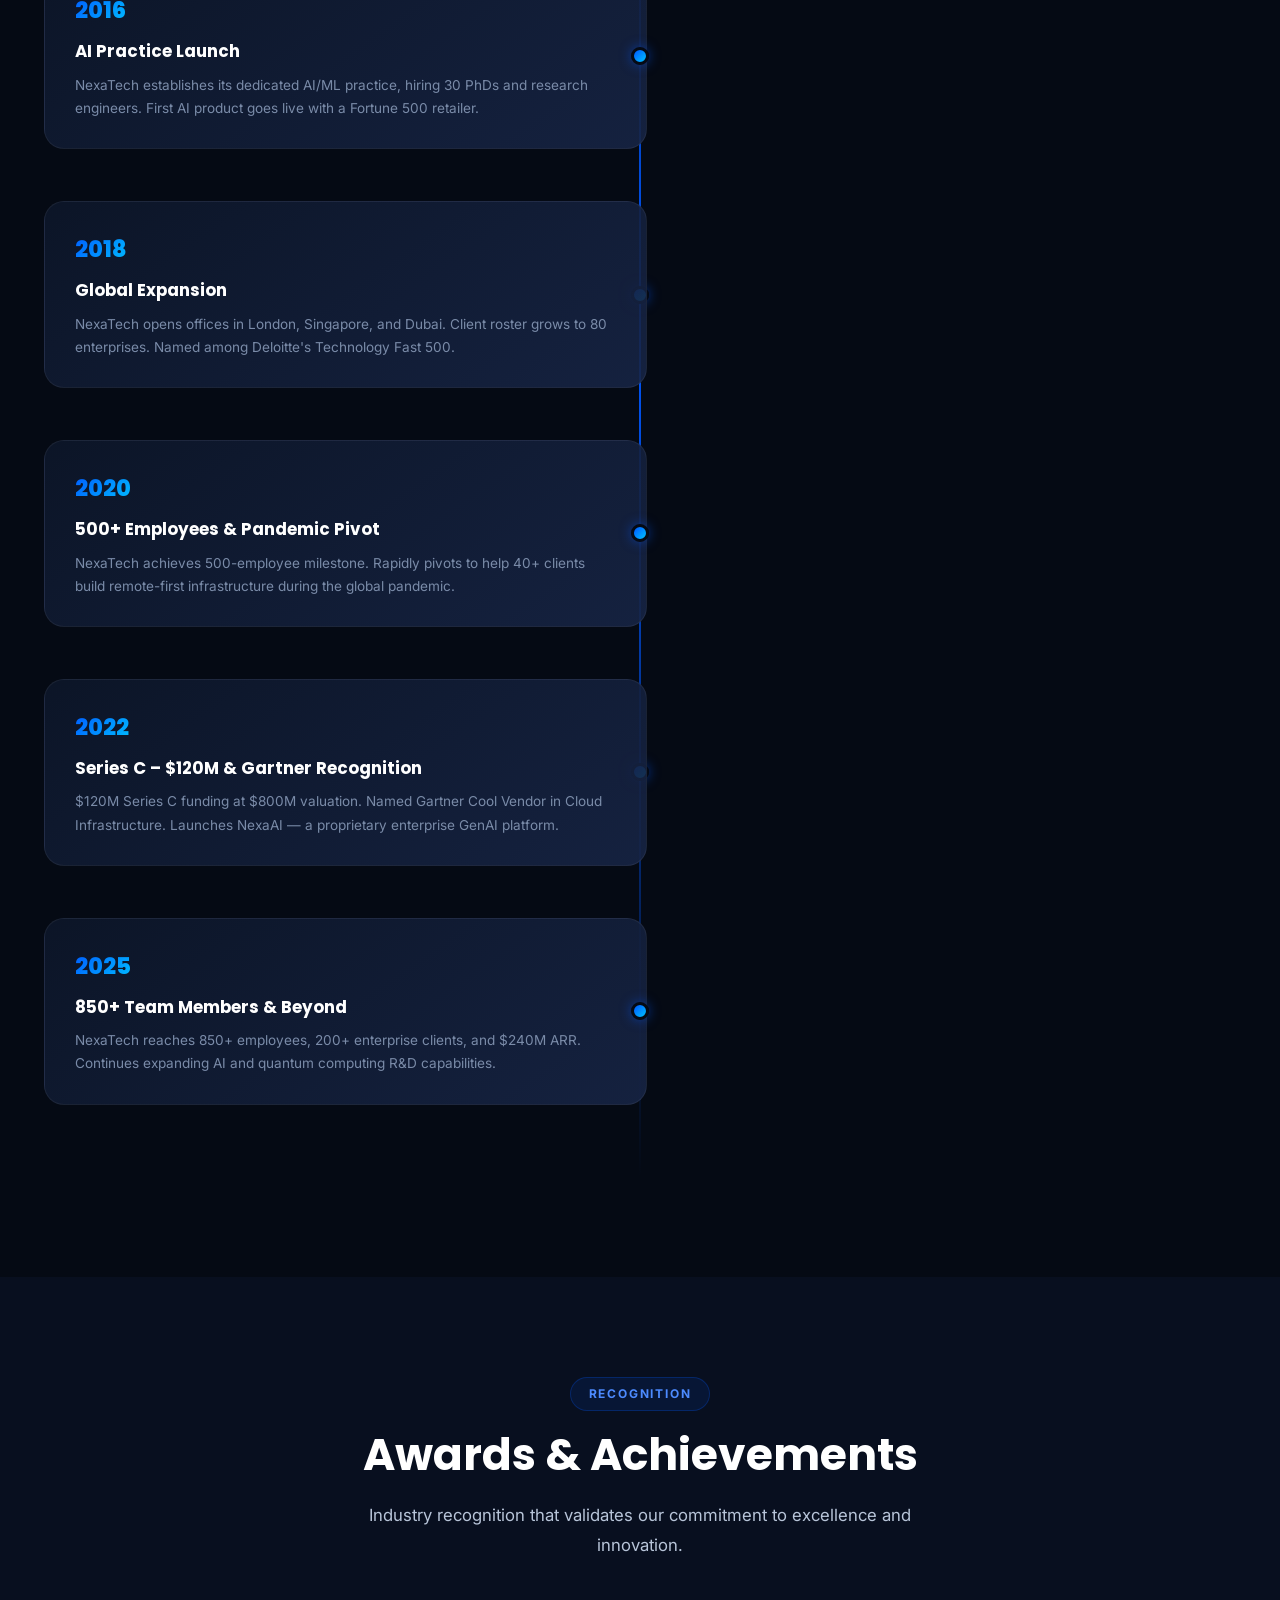
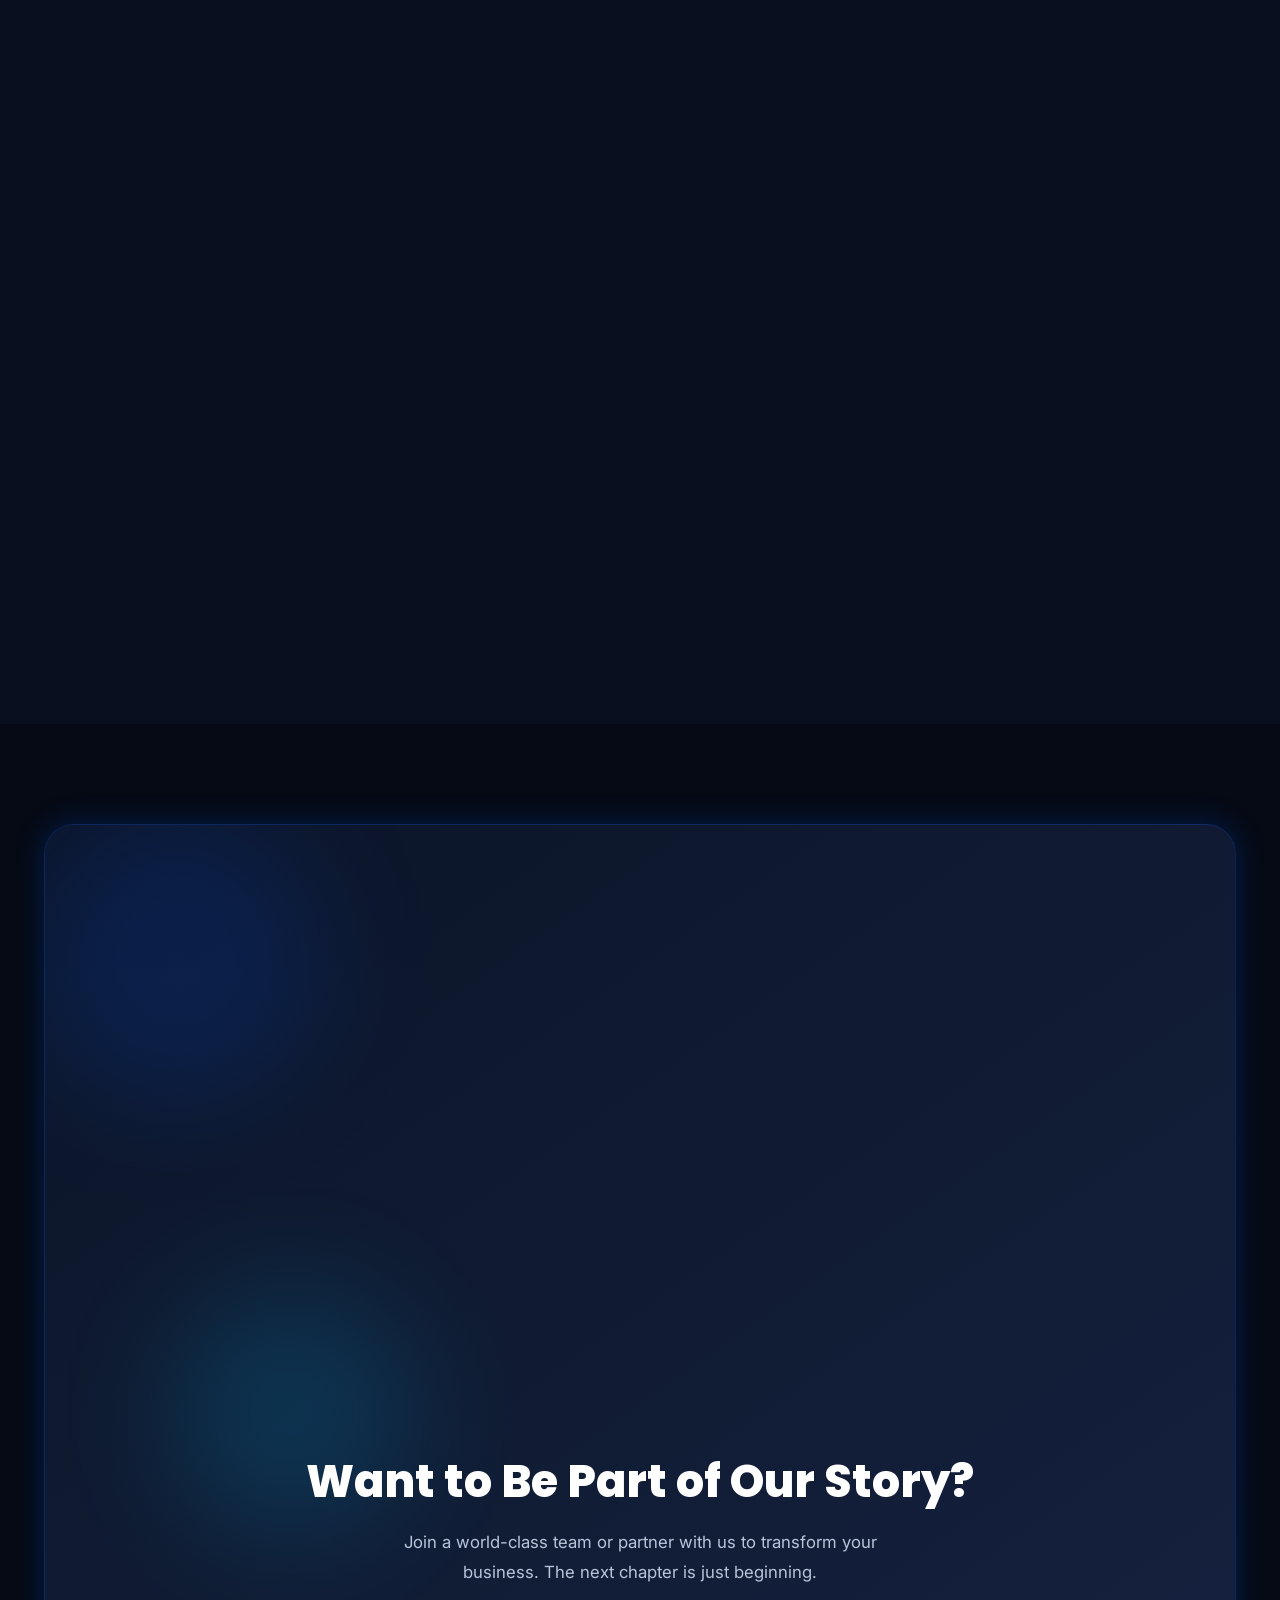
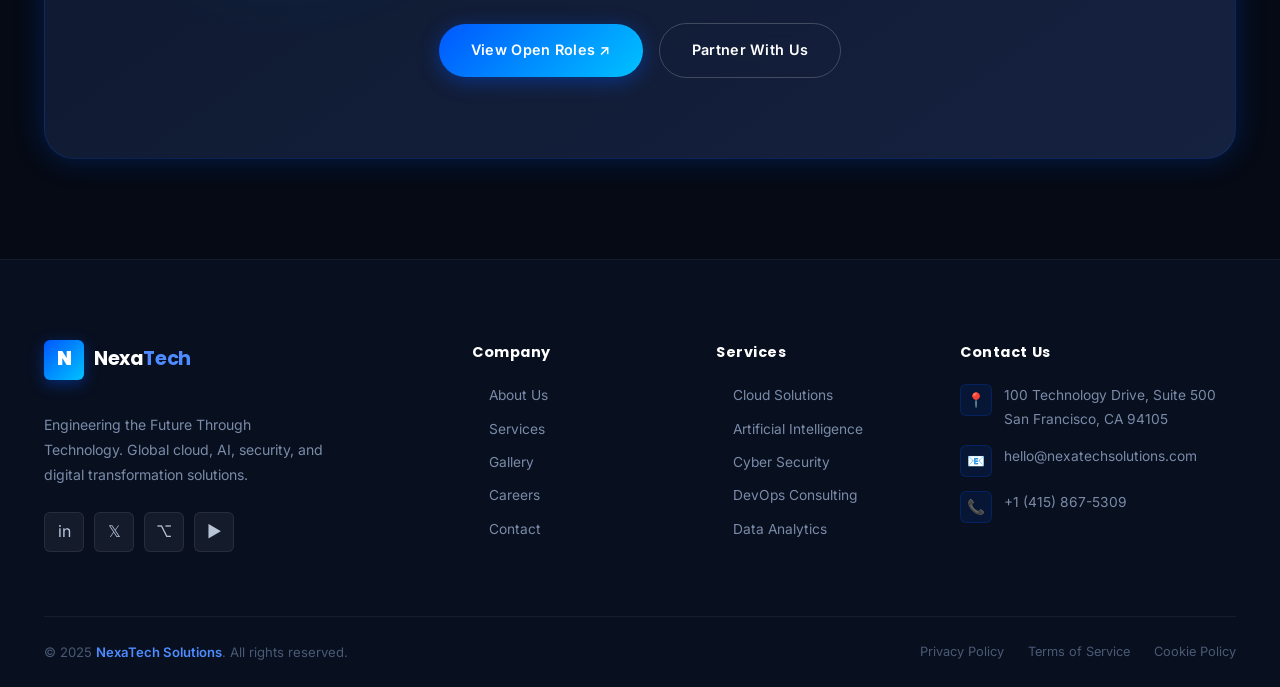
<file: about.html>
<!DOCTYPE html>
<html lang="en">
<head>
  <meta charset="UTF-8" />
  <meta name="viewport" content="width=device-width, initial-scale=1.0" />
  <meta name="description" content="Learn about NexaTech Solutions – our story, mission, vision, core values, leadership team, and company milestones since 2012." />
  <meta name="keywords" content="NexaTech About, Company Story, Mission, Vision, Leadership Team, Core Values" />
  <meta name="author" content="NexaTech Solutions" />
  <title>About Us – NexaTech Solutions</title>
  <link rel="stylesheet" href="css/style.css" />
  <link rel="icon" href="data:image/svg+xml,<svg xmlns='http://www.w3.org/2000/svg' viewBox='0 0 100 100'><rect width='100' height='100' rx='16' fill='%230057FF'/><text y='.9em' font-size='72' x='12' fill='white' font-weight='900'>N</text></svg>" />
</head>
<body>

  <!-- ── Page Loader ─────────────────────────────── -->
  <div class="page-loader" role="status" aria-label="Loading">
    <div class="loader-logo">Nexa<span>Tech</span></div>
    <div class="loader-bar-wrap"><div class="loader-bar"></div></div>
    <div class="loader-dots">
      <div class="loader-dot"></div>
      <div class="loader-dot"></div>
      <div class="loader-dot"></div>
    </div>
  </div>

  <!-- ── Navbar ─────────────────────────────────── -->
  <nav class="navbar" role="navigation" aria-label="Main navigation">
    <div class="container">
      <a href="index.html" class="nav-logo">
        <div class="logo-icon">N</div>
        <span class="logo-text">Nexa<span>Tech</span></span>
      </a>
      <ul class="nav-links" role="list">
        <li><a href="index.html"    class="nav-link">Home</a></li>
        <li><a href="about.html"    class="nav-link active">About</a></li>
        <li><a href="services.html" class="nav-link">Services</a></li>
        <li><a href="careers.html"  class="nav-link">Careers</a></li>
        <li><a href="gallery.html"  class="nav-link">Gallery</a></li>
        <li><a href="contact.html"  class="nav-link">Contact</a></li>
      </ul>
      <a href="contact.html" class="btn btn-primary btn-sm nav-cta ripple-container">Get in Touch ↗</a>
      <button class="hamburger" id="hamburger" aria-label="Toggle mobile menu" aria-expanded="false">
        <span></span><span></span><span></span>
      </button>
    </div>
  </nav>

  <div class="mobile-menu" id="mobileMenu" role="navigation" aria-label="Mobile navigation">
    <a href="index.html"    class="mobile-nav-link">🏠 Home</a>
    <a href="about.html"    class="mobile-nav-link">🏢 About</a>
    <a href="services.html" class="mobile-nav-link">⚙️ Services</a>
    <a href="careers.html"  class="mobile-nav-link">💼 Careers</a>
    <a href="gallery.html"  class="mobile-nav-link">🖼️ Gallery</a>
    <a href="contact.html"  class="mobile-nav-link">📩 Contact</a>
  </div>

  <main>

    <!-- ═══ PAGE HERO ═══════════════════════════════ -->
    <section class="page-hero" aria-label="About page hero">
      <div class="page-hero-orb page-hero-orb-1" aria-hidden="true"></div>
      <div class="page-hero-orb page-hero-orb-2" aria-hidden="true"></div>
      <div class="page-hero-content">
        <div class="container">
          <nav class="page-breadcrumb" aria-label="Breadcrumb">
            <a href="index.html">Home</a>
            <span class="page-breadcrumb-sep" aria-hidden="true">/</span>
            <span>About</span>
          </nav>
          <h1 class="page-hero-title">Our Story, Values &amp;<br />the People Behind NexaTech</h1>
          <p class="page-hero-sub">
            From a four-person startup in 2012 to a global technology powerhouse with 850+ professionals —
            this is the NexaTech journey.
          </p>
        </div>
      </div>
    </section>

    <!-- ═══ COMPANY STORY ════════════════════════════ -->
    <section class="section-gap" style="background:var(--clr-bg-800)" aria-label="Company story">
      <div class="container">
        <div class="about-grid">
          <div>
            <span class="about-tag">Our Origin</span>
            <h2 class="about-title">Born From a Passion to Build Better Technology</h2>
            <p class="about-desc">
              NexaTech Solutions was founded in 2012 by four MIT graduates who believed that enterprise software
              didn't have to be slow, fragile, or prohibitively expensive. Armed with deep expertise in distributed
              systems and cloud infrastructure, they set out to change how businesses interact with technology.
            </p>
            <p class="about-desc">
              What began as a cloud consulting boutique in San Francisco quickly evolved as client after client
              discovered what NexaTech could deliver: architectures that actually scaled, AI that genuinely worked,
              and security postures that held up against sophisticated adversaries.
            </p>
            <p class="about-desc">
              Today, NexaTech operates from 8 global offices, serves 200+ enterprise clients across 40 countries,
              and employs over 850 of the most talented technology professionals in the industry.
            </p>
          </div>

          <div class="anim-on-scroll">
            <div class="about-img-card">
              <div style="font-size:3.5rem;margin-bottom:16px">🚀</div>
              <h3 style="font-family:var(--font-heading);font-size:1.2rem;font-weight:700;color:var(--clr-text-100);margin-bottom:8px">
                From Startup to Global Leader
              </h3>
              <p style="font-size:0.85rem;color:var(--clr-text-400);margin-bottom:24px">
                A decade-long journey of consistent growth, innovation, and impact.
              </p>
              <div style="display:grid;grid-template-columns:1fr 1fr;gap:16px">
                <div style="background:rgba(0,87,255,0.08);border:1px solid rgba(0,87,255,0.15);border-radius:12px;padding:16px;text-align:center">
                  <div style="font-size:1.8rem;font-weight:800;background:var(--grad-primary);-webkit-background-clip:text;-webkit-text-fill-color:transparent;background-clip:text">2012</div>
                  <div style="font-size:0.75rem;color:var(--clr-text-400);margin-top:4px">Founded</div>
                </div>
                <div style="background:rgba(0,87,255,0.08);border:1px solid rgba(0,87,255,0.15);border-radius:12px;padding:16px;text-align:center">
                  <div style="font-size:1.8rem;font-weight:800;background:var(--grad-primary);-webkit-background-clip:text;-webkit-text-fill-color:transparent;background-clip:text">8</div>
                  <div style="font-size:0.75rem;color:var(--clr-text-400);margin-top:4px">Global Offices</div>
                </div>
                <div style="background:rgba(0,87,255,0.08);border:1px solid rgba(0,87,255,0.15);border-radius:12px;padding:16px;text-align:center">
                  <div style="font-size:1.8rem;font-weight:800;background:var(--grad-primary);-webkit-background-clip:text;-webkit-text-fill-color:transparent;background-clip:text">850+</div>
                  <div style="font-size:0.75rem;color:var(--clr-text-400);margin-top:4px">Employees</div>
                </div>
                <div style="background:rgba(0,87,255,0.08);border:1px solid rgba(0,87,255,0.15);border-radius:12px;padding:16px;text-align:center">
                  <div style="font-size:1.8rem;font-weight:800;background:var(--grad-primary);-webkit-background-clip:text;-webkit-text-fill-color:transparent;background-clip:text">40+</div>
                  <div style="font-size:0.75rem;color:var(--clr-text-400);margin-top:4px">Countries</div>
                </div>
              </div>
            </div>
          </div>
        </div>
      </div>
    </section>

    <!-- ═══ VISION / MISSION / VALUES CARDS ══════════ -->
    <section class="section-gap" style="background:var(--clr-bg-900)" aria-label="Vision, mission and values overview">
      <div class="container">
        <div class="section-header">
          <span class="section-label">What Drives Us</span>
          <h2 class="section-title">Vision, Mission &amp; Purpose</h2>
        </div>

        <div class="mv-grid" data-stagger>
          <div class="mv-card">
            <span class="mv-icon" aria-hidden="true">🔭</span>
            <h3 class="mv-title">Our Vision</h3>
            <p class="mv-desc">
              To be the world's most trusted technology partner — enabling every enterprise to unlock its
              full potential through responsible, innovative, and sustainable digital transformation.
            </p>
          </div>
          <div class="mv-card">
            <span class="mv-icon" aria-hidden="true">🎯</span>
            <h3 class="mv-title">Our Mission</h3>
            <p class="mv-desc">
              To engineer transformative technology solutions that solve real-world problems, accelerate business
              growth, and create measurable, lasting value for our clients, people, and communities.
            </p>
          </div>
          <div class="mv-card">
            <span class="mv-icon" aria-hidden="true">💡</span>
            <h3 class="mv-title">Our Purpose</h3>
            <p class="mv-desc">
              We exist to make technology accessible, powerful, and human. Every product we build, every
              system we architect, and every problem we solve brings us closer to a more connected, efficient world.
            </p>
          </div>
        </div>
      </div>
    </section>

    <!-- ═══ CORE VALUES ═══════════════════════════════ -->
    <section class="section-gap" style="background:var(--clr-bg-800)" aria-label="Core values">
      <div class="container">
        <div class="section-header">
          <span class="section-label">Our DNA</span>
          <h2 class="section-title">Core Values That Guide Everything We Do</h2>
          <p class="section-sub">These aren't just words on a wall — they're the operating principles our team lives by every single day.</p>
        </div>

        <div class="values-grid" data-stagger>
          <div class="value-card">
            <span class="value-icon" aria-hidden="true">🌟</span>
            <h3 class="value-title">Excellence</h3>
            <p class="value-desc">We hold ourselves to the highest standard in every line of code, every design decision, and every client interaction.</p>
          </div>
          <div class="value-card">
            <span class="value-icon" aria-hidden="true">🤝</span>
            <h3 class="value-title">Integrity</h3>
            <p class="value-desc">We build trust through radical transparency, honest communication, and unwavering ethical conduct — even when it's hard.</p>
          </div>
          <div class="value-card">
            <span class="value-icon" aria-hidden="true">🔬</span>
            <h3 class="value-title">Innovation</h3>
            <p class="value-desc">We embrace curiosity, challenge assumptions, and continuously explore new technologies to deliver solutions that didn't exist yesterday.</p>
          </div>
          <div class="value-card">
            <span class="value-icon" aria-hidden="true">🤲</span>
            <h3 class="value-title">Collaboration</h3>
            <p class="value-desc">The best ideas emerge from diverse, inclusive teams. We foster an environment where every voice is heard and valued.</p>
          </div>
          <div class="value-card">
            <span class="value-icon" aria-hidden="true">⚡</span>
            <h3 class="value-title">Agility</h3>
            <p class="value-desc">We move fast, adapt quickly, and stay ahead of technological change — enabling our clients to do the same.</p>
          </div>
          <div class="value-card">
            <span class="value-icon" aria-hidden="true">🌱</span>
            <h3 class="value-title">Sustainability</h3>
            <p class="value-desc">We design for the long term — in architecture, in business relationships, and in our commitment to environmental responsibility.</p>
          </div>
          <div class="value-card">
            <span class="value-icon" aria-hidden="true">👥</span>
            <h3 class="value-title">People First</h3>
            <p class="value-desc">Our greatest asset is our team. We invest heavily in growth, well-being, and creating a workplace where talent thrives.</p>
          </div>
          <div class="value-card">
            <span class="value-icon" aria-hidden="true">🛡️</span>
            <h3 class="value-title">Accountability</h3>
            <p class="value-desc">We own outcomes, not just outputs. When we make a commitment, we deliver — and when we fall short, we make it right.</p>
          </div>
        </div>
      </div>
    </section>

    <!-- ═══ LEADERSHIP TEAM ═══════════════════════════ -->
    <section class="section-gap" style="background:var(--clr-bg-700)" aria-label="Leadership team">
      <div class="container">
        <div class="section-header">
          <span class="section-label">Leadership</span>
          <h2 class="section-title">The Minds Behind NexaTech</h2>
          <p class="section-sub">Our executive team brings together decades of experience from Google, Microsoft, McKinsey, and the world's top research institutions.</p>
        </div>

        <div class="team-grid" data-stagger>
          <div class="team-card">
            <div class="team-avatar" aria-hidden="true">👨‍💼</div>
            <div class="team-info">
              <h3 class="team-name">Alexander Rhodes</h3>
              <div class="team-role">Chief Executive Officer &amp; Co-Founder</div>
              <p class="team-bio">MIT PhD in Computer Science. Former VP Engineering at Google Cloud. Visionary leader with 20+ years in enterprise technology.</p>
              <div class="team-socials" aria-label="Alexander's social links">
                <a href="#" class="team-social" aria-label="LinkedIn">in</a>
                <a href="#" class="team-social" aria-label="Twitter">𝕏</a>
              </div>
            </div>
          </div>

          <div class="team-card">
            <div class="team-avatar" aria-hidden="true">👩‍💻</div>
            <div class="team-info">
              <h3 class="team-name">Dr. Priya Nair</h3>
              <div class="team-role">Chief Technology Officer &amp; Co-Founder</div>
              <p class="team-bio">Stanford AI Lab alumna. Published researcher in distributed systems. Architect of NexaTech's cloud-native platform infrastructure.</p>
              <div class="team-socials" aria-label="Priya's social links">
                <a href="#" class="team-social" aria-label="LinkedIn">in</a>
                <a href="#" class="team-social" aria-label="Twitter">𝕏</a>
              </div>
            </div>
          </div>

          <div class="team-card">
            <div class="team-avatar" aria-hidden="true">👨‍🔬</div>
            <div class="team-info">
              <h3 class="team-name">Marcus Webb</h3>
              <div class="team-role">Chief AI Officer</div>
              <p class="team-bio">DeepMind alumnus. Pioneered enterprise AI deployment frameworks adopted by Fortune 100 companies across 12 industry verticals.</p>
              <div class="team-socials" aria-label="Marcus's social links">
                <a href="#" class="team-social" aria-label="LinkedIn">in</a>
                <a href="#" class="team-social" aria-label="Twitter">𝕏</a>
              </div>
            </div>
          </div>

          <div class="team-card">
            <div class="team-avatar" aria-hidden="true">👩‍⚖️</div>
            <div class="team-info">
              <h3 class="team-name">Sophia Mercado</h3>
              <div class="team-role">Chief Operating Officer</div>
              <p class="team-bio">Harvard MBA. 18 years scaling global tech operations. Architected NexaTech's expansion into APAC and EMEA markets.</p>
              <div class="team-socials" aria-label="Sophia's social links">
                <a href="#" class="team-social" aria-label="LinkedIn">in</a>
                <a href="#" class="team-social" aria-label="Twitter">𝕏</a>
              </div>
            </div>
          </div>
        </div>
      </div>
    </section>

    <!-- ═══ TIMELINE ══════════════════════════════════ -->
    <section class="section-gap" style="background:var(--clr-bg-900)" aria-label="Company timeline">
      <div class="container">
        <div class="section-header">
          <span class="section-label">Milestones</span>
          <h2 class="section-title">Our Journey Through the Years</h2>
          <p class="section-sub">From a garage startup to a globally respected technology leader — here are the defining moments.</p>
        </div>

        <div class="timeline" role="list" aria-label="Company milestones">

          <div class="timeline-item" role="listitem">
            <div class="timeline-content anim-on-scroll">
              <span class="timeline-year">2012</span>
              <h3 class="timeline-title">NexaTech is Founded</h3>
              <p class="timeline-desc">Four MIT graduates launch NexaTech Solutions in a shared San Francisco coworking space, landing their first three cloud consulting contracts within 60 days.</p>
            </div>
            <div class="timeline-dot" aria-hidden="true"></div>
            <div class="timeline-spacer"></div>
          </div>

          <div class="timeline-item" role="listitem">
            <div class="timeline-spacer"></div>
            <div class="timeline-dot" aria-hidden="true"></div>
            <div class="timeline-content anim-on-scroll">
              <span class="timeline-year">2014</span>
              <h3 class="timeline-title">Series A – $12M Funding</h3>
              <p class="timeline-desc">Andreessen Horowitz leads a $12M Series A round. NexaTech expands to 45 employees and opens offices in New York and Austin.</p>
            </div>
          </div>

          <div class="timeline-item" role="listitem">
            <div class="timeline-content anim-on-scroll">
              <span class="timeline-year">2016</span>
              <h3 class="timeline-title">AI Practice Launch</h3>
              <p class="timeline-desc">NexaTech establishes its dedicated AI/ML practice, hiring 30 PhDs and research engineers. First AI product goes live with a Fortune 500 retailer.</p>
            </div>
            <div class="timeline-dot" aria-hidden="true"></div>
            <div class="timeline-spacer"></div>
          </div>

          <div class="timeline-item" role="listitem">
            <div class="timeline-spacer"></div>
            <div class="timeline-dot" aria-hidden="true"></div>
            <div class="timeline-content anim-on-scroll">
              <span class="timeline-year">2018</span>
              <h3 class="timeline-title">Global Expansion</h3>
              <p class="timeline-desc">NexaTech opens offices in London, Singapore, and Dubai. Client roster grows to 80 enterprises. Named among Deloitte's Technology Fast 500.</p>
            </div>
          </div>

          <div class="timeline-item" role="listitem">
            <div class="timeline-content anim-on-scroll">
              <span class="timeline-year">2020</span>
              <h3 class="timeline-title">500+ Employees &amp; Pandemic Pivot</h3>
              <p class="timeline-desc">NexaTech achieves 500-employee milestone. Rapidly pivots to help 40+ clients build remote-first infrastructure during the global pandemic.</p>
            </div>
            <div class="timeline-dot" aria-hidden="true"></div>
            <div class="timeline-spacer"></div>
          </div>

          <div class="timeline-item" role="listitem">
            <div class="timeline-spacer"></div>
            <div class="timeline-dot" aria-hidden="true"></div>
            <div class="timeline-content anim-on-scroll">
              <span class="timeline-year">2022</span>
              <h3 class="timeline-title">Series C – $120M &amp; Gartner Recognition</h3>
              <p class="timeline-desc">$120M Series C funding at $800M valuation. Named Gartner Cool Vendor in Cloud Infrastructure. Launches NexaAI — a proprietary enterprise GenAI platform.</p>
            </div>
          </div>

          <div class="timeline-item" role="listitem">
            <div class="timeline-content anim-on-scroll">
              <span class="timeline-year">2025</span>
              <h3 class="timeline-title">850+ Team Members &amp; Beyond</h3>
              <p class="timeline-desc">NexaTech reaches 850+ employees, 200+ enterprise clients, and $240M ARR. Continues expanding AI and quantum computing R&D capabilities.</p>
            </div>
            <div class="timeline-dot" aria-hidden="true"></div>
            <div class="timeline-spacer"></div>
          </div>

        </div>
      </div>
    </section>

    <!-- ═══ ACHIEVEMENTS ══════════════════════════════ -->
    <section class="section-gap" style="background:var(--clr-bg-800)" aria-label="Company achievements">
      <div class="container">
        <div class="section-header">
          <span class="section-label">Recognition</span>
          <h2 class="section-title">Awards &amp; Achievements</h2>
          <p class="section-sub">Industry recognition that validates our commitment to excellence and innovation.</p>
        </div>

        <div style="display:grid;grid-template-columns:repeat(3,1fr);gap:24px" data-stagger>
          <div class="mv-card" style="text-align:center">
            <span class="mv-icon">🏆</span>
            <h3 class="mv-title">Gartner Cool Vendor</h3>
            <p class="mv-desc">Recognized by Gartner as a Cool Vendor in Cloud Infrastructure for three consecutive years (2022, 2023, 2024).</p>
          </div>
          <div class="mv-card" style="text-align:center">
            <span class="mv-icon">⭐</span>
            <h3 class="mv-title">Forbes Tech 50</h3>
            <p class="mv-desc">Featured on the Forbes Cloud 100 and Technology 50 lists as one of the most innovative cloud companies in the world.</p>
          </div>
          <div class="mv-card" style="text-align:center">
            <span class="mv-icon">🌱</span>
            <h3 class="mv-title">B Corp Certified</h3>
            <p class="mv-desc">Certified B Corporation for outstanding social and environmental performance, accountability, and transparency.</p>
          </div>
          <div class="mv-card" style="text-align:center">
            <span class="mv-icon">🔒</span>
            <h3 class="mv-title">ISO 27001 Certified</h3>
            <p class="mv-desc">ISO 27001 and SOC 2 Type II certified, demonstrating the highest standards of information security management.</p>
          </div>
          <div class="mv-card" style="text-align:center">
            <span class="mv-icon">🚀</span>
            <h3 class="mv-title">Deloitte Fast 500</h3>
            <p class="mv-desc">Ranked in Deloitte's Technology Fast 500 four times, recognizing consistent high growth in the technology sector.</p>
          </div>
          <div class="mv-card" style="text-align:center">
            <span class="mv-icon">💼</span>
            <h3 class="mv-title">Best Places to Work</h3>
            <p class="mv-desc">Named a "Best Place to Work in Tech" by Glassdoor and Built In for three consecutive years.</p>
          </div>
        </div>
      </div>
    </section>

    <!-- ═══ CTA ═══════════════════════════════════════ -->
    <section class="cta-section">
      <div class="container">
        <div class="cta-box anim-on-scroll">
          <div class="cta-bg-orb cta-bg-orb-1" aria-hidden="true"></div>
          <div class="cta-bg-orb cta-bg-orb-2" aria-hidden="true"></div>
          <h2 class="cta-title">Want to Be Part of Our Story?</h2>
          <p class="cta-sub">Join a world-class team or partner with us to transform your business. The next chapter is just beginning.</p>
          <div class="cta-actions">
            <a href="careers.html" class="btn btn-primary ripple-container">View Open Roles ↗</a>
            <a href="contact.html" class="btn btn-outline ripple-container">Partner With Us</a>
          </div>
        </div>
      </div>
    </section>

  </main>

  <!-- ── Footer ─────────────────────────────────── -->
  <footer class="footer" role="contentinfo">
    <div class="container">
      <div class="footer-grid">
        <div>
          <a href="index.html" class="nav-logo" style="display:inline-flex;margin-bottom:16px">
            <div class="logo-icon">N</div>
            <span class="logo-text">Nexa<span>Tech</span></span>
          </a>
          <p class="footer-brand-desc">Engineering the Future Through Technology. Global cloud, AI, security, and digital transformation solutions.</p>
          <div class="footer-socials">
            <a href="#" class="social-btn" aria-label="LinkedIn">in</a>
            <a href="#" class="social-btn" aria-label="Twitter/X">𝕏</a>
            <a href="#" class="social-btn" aria-label="GitHub">⌥</a>
            <a href="#" class="social-btn" aria-label="YouTube">▶</a>
          </div>
        </div>
        <div>
          <h3 class="footer-col-title">Company</h3>
          <ul class="footer-links">
            <li><a href="about.html"    class="footer-link">About Us</a></li>
            <li><a href="services.html" class="footer-link">Services</a></li>
            <li><a href="gallery.html"  class="footer-link">Gallery</a></li>
            <li><a href="careers.html"  class="footer-link">Careers</a></li>
            <li><a href="contact.html"  class="footer-link">Contact</a></li>
          </ul>
        </div>
        <div>
          <h3 class="footer-col-title">Services</h3>
          <ul class="footer-links">
            <li><a href="services.html" class="footer-link">Cloud Solutions</a></li>
            <li><a href="services.html" class="footer-link">Artificial Intelligence</a></li>
            <li><a href="services.html" class="footer-link">Cyber Security</a></li>
            <li><a href="services.html" class="footer-link">DevOps Consulting</a></li>
            <li><a href="services.html" class="footer-link">Data Analytics</a></li>
          </ul>
        </div>
        <div>
          <h3 class="footer-col-title">Contact Us</h3>
          <div class="footer-contact-item">
            <div class="footer-contact-icon">📍</div>
            <div>100 Technology Drive, Suite 500<br />San Francisco, CA 94105</div>
          </div>
          <div class="footer-contact-item">
            <div class="footer-contact-icon">📧</div>
            <div>hello@nexatechsolutions.com</div>
          </div>
          <div class="footer-contact-item">
            <div class="footer-contact-icon">📞</div>
            <div>+1 (415) 867-5309</div>
          </div>
        </div>
      </div>
      <div class="footer-bottom">
        <p class="footer-copy">© 2025 <span>NexaTech Solutions</span>. All rights reserved.</p>
        <nav class="footer-bottom-links">
          <a href="#" class="footer-bottom-link">Privacy Policy</a>
          <a href="#" class="footer-bottom-link">Terms of Service</a>
          <a href="#" class="footer-bottom-link">Cookie Policy</a>
        </nav>
      </div>
    </div>
  </footer>

  <button class="scroll-top" id="scrollTop" aria-label="Scroll to top">↑</button>
  <script src="js/script.js"></script>
</body>
</html>
</file>
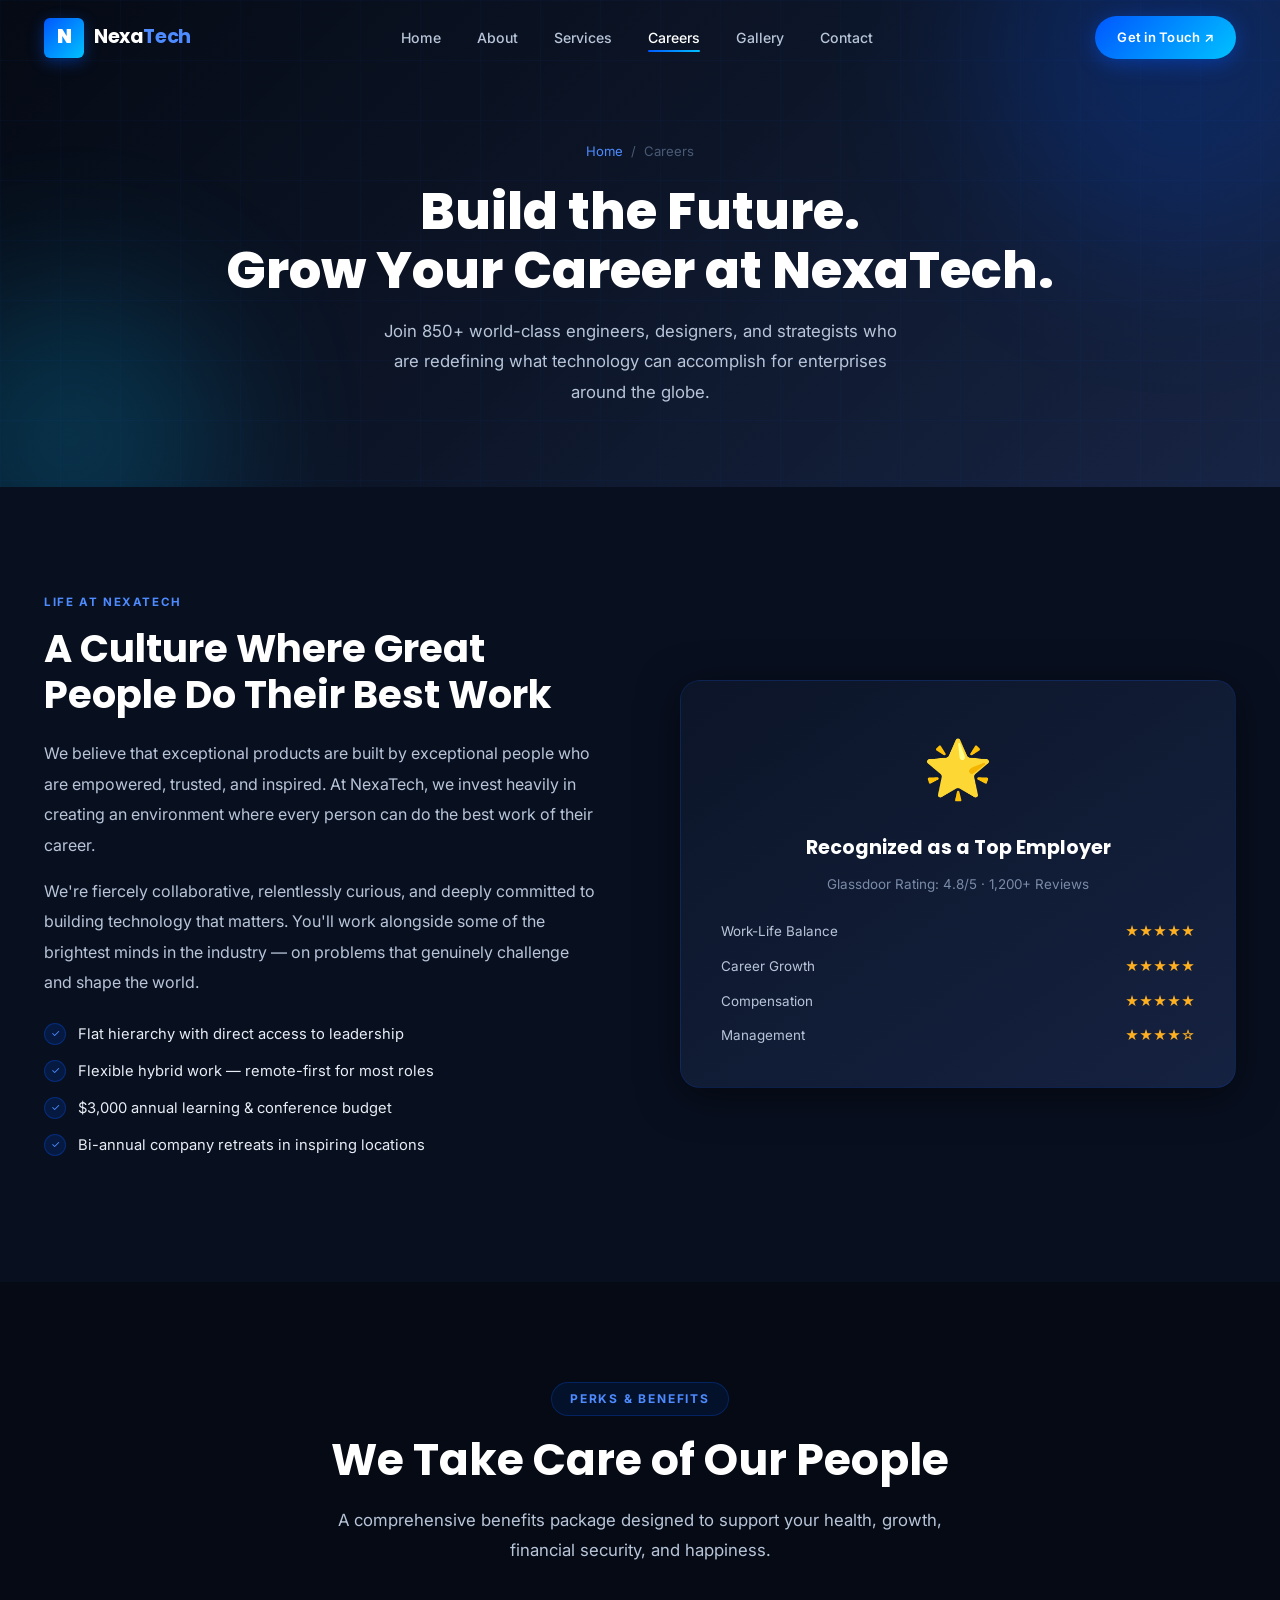
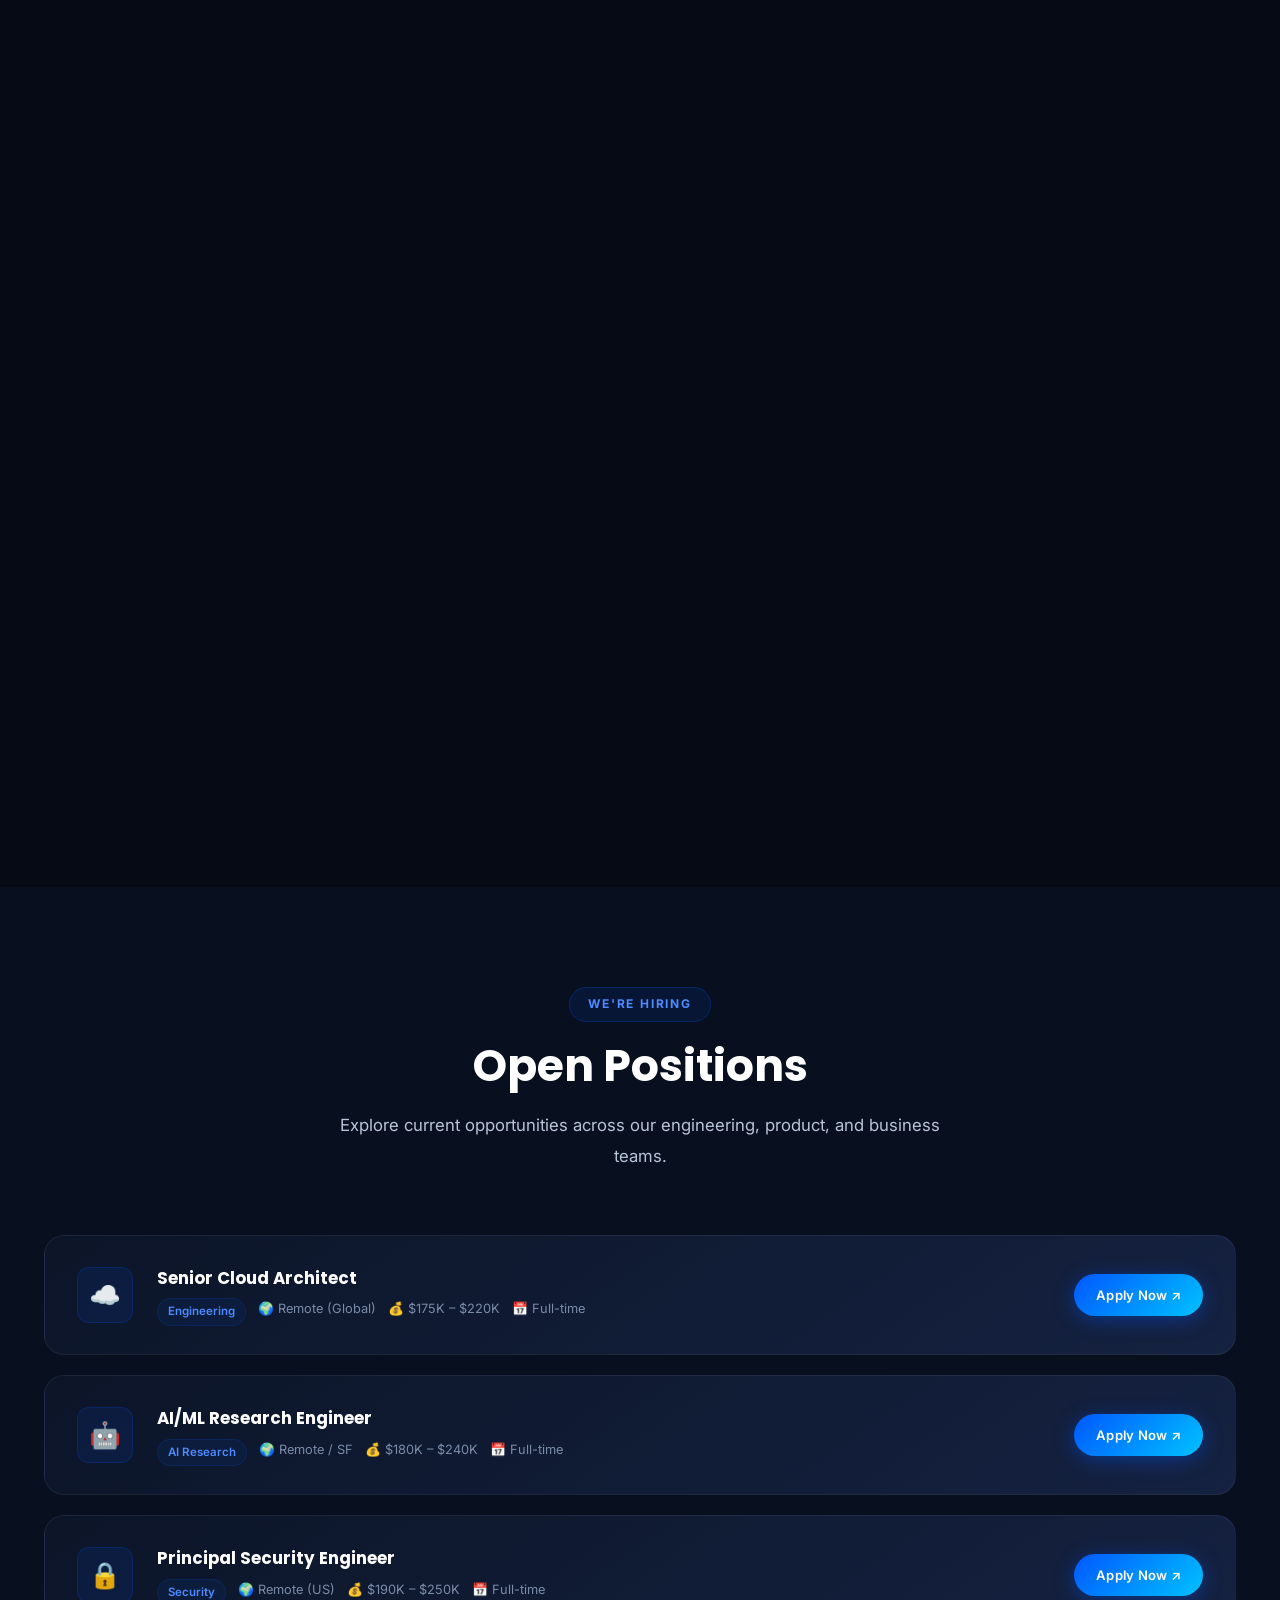
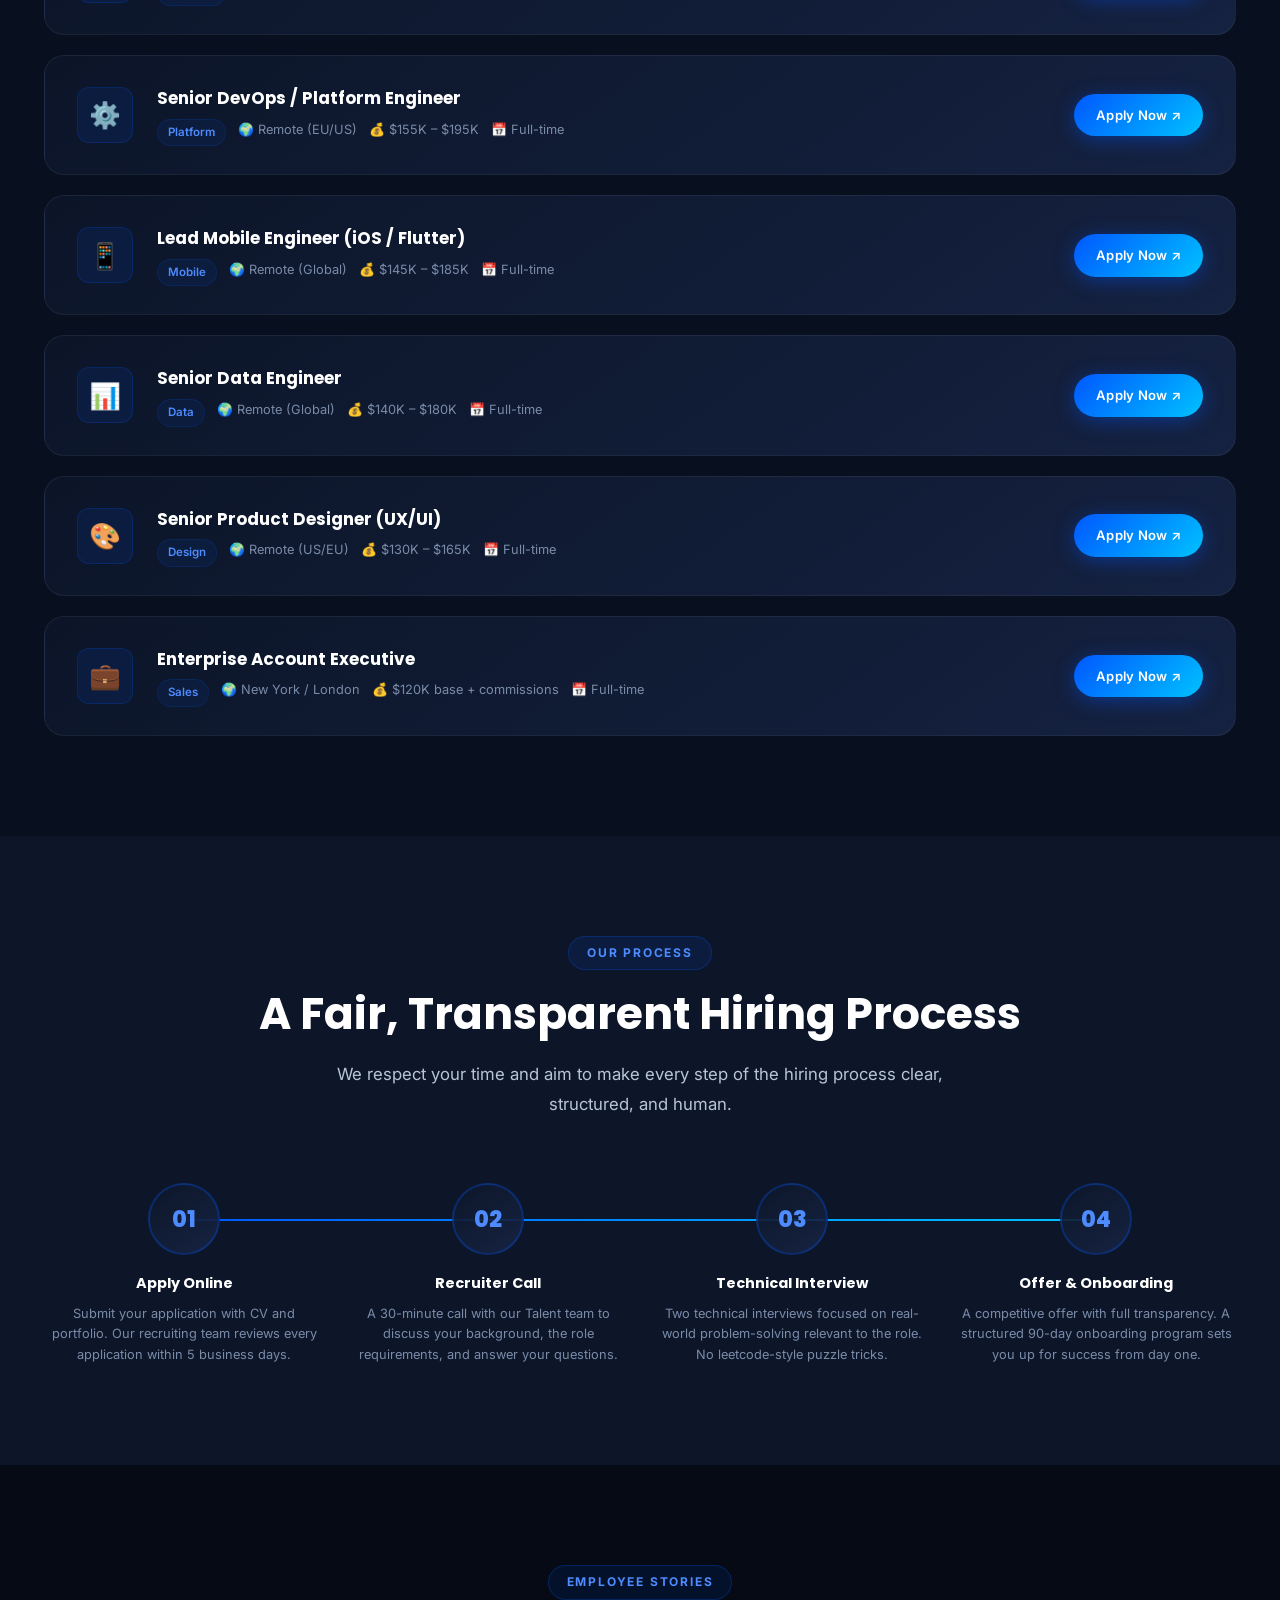
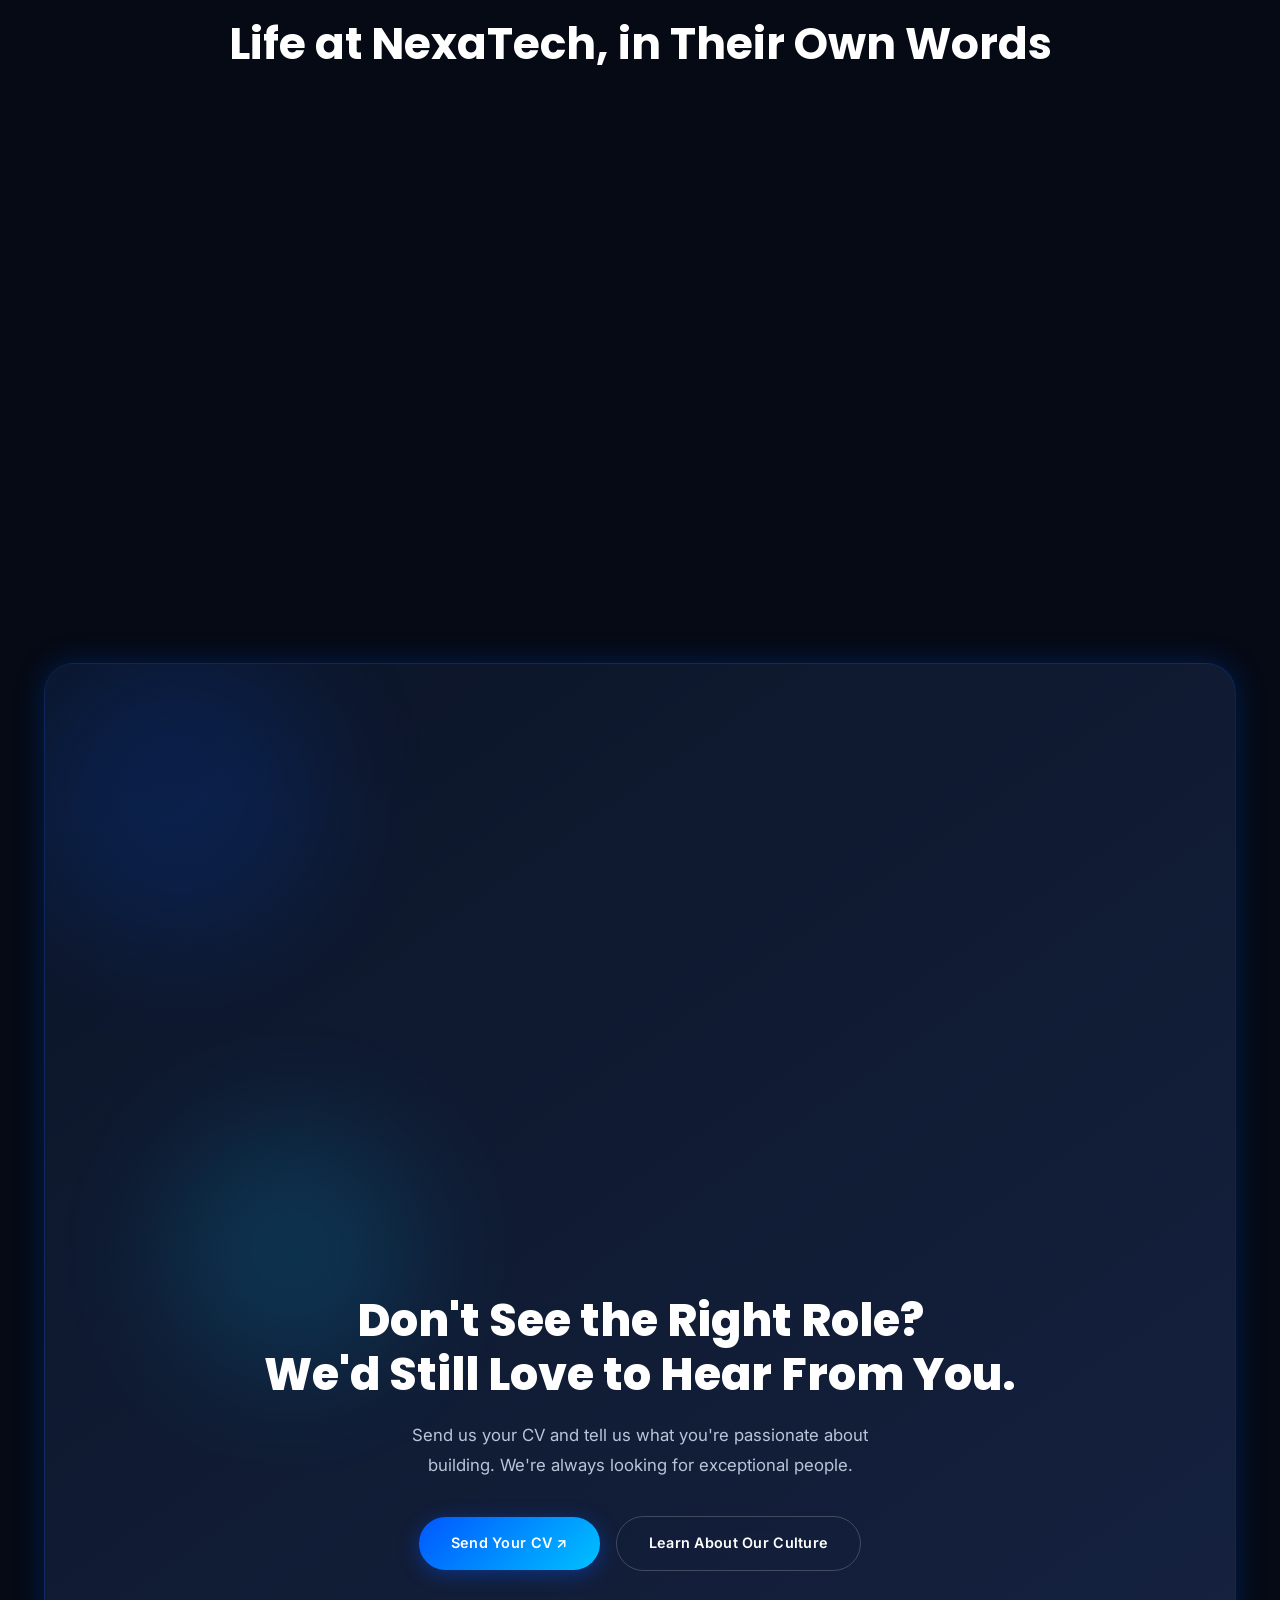
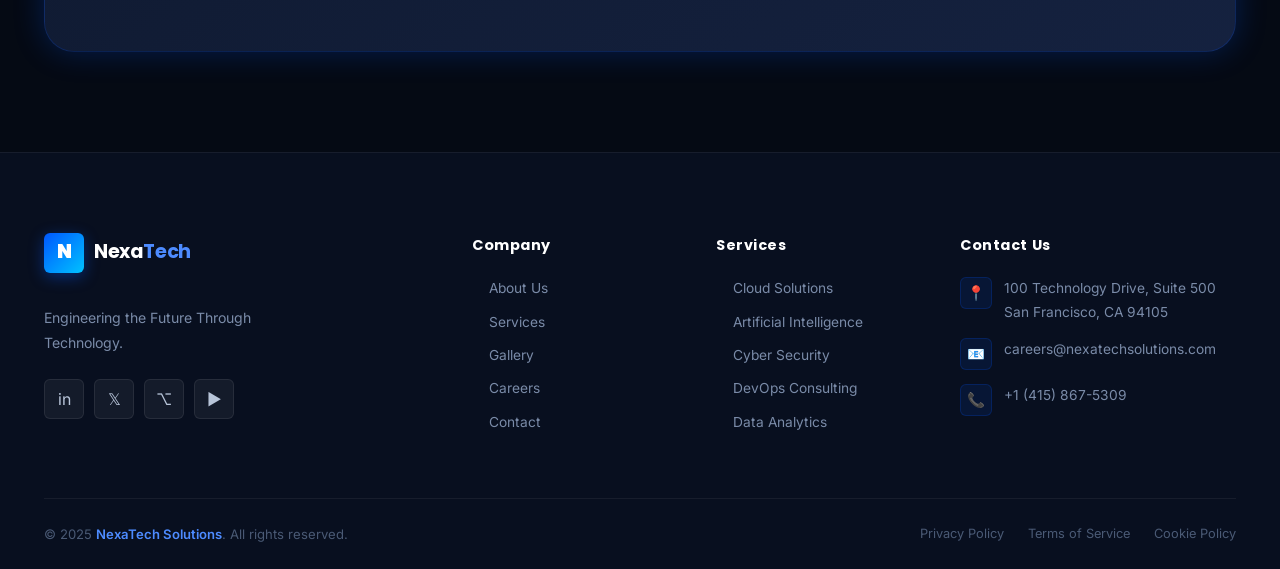
<file: careers.html>
<!DOCTYPE html>
<html lang="en">
<head>
  <meta charset="UTF-8" />
  <meta name="viewport" content="width=device-width, initial-scale=1.0" />
  <meta name="description" content="Join NexaTech Solutions – explore open positions, company culture, employee benefits, and life at one of tech's best places to work." />
  <meta name="keywords" content="NexaTech Careers, Jobs, Tech Jobs, Engineering Jobs, AI Jobs, Cloud Jobs" />
  <meta name="author" content="NexaTech Solutions" />
  <title>Careers – NexaTech Solutions</title>
  <link rel="stylesheet" href="css/style.css" />
  <link rel="icon" href="data:image/svg+xml,<svg xmlns='http://www.w3.org/2000/svg' viewBox='0 0 100 100'><rect width='100' height='100' rx='16' fill='%230057FF'/><text y='.9em' font-size='72' x='12' fill='white' font-weight='900'>N</text></svg>" />
</head>
<body>

  <div class="page-loader" role="status">
    <div class="loader-logo">Nexa<span>Tech</span></div>
    <div class="loader-bar-wrap"><div class="loader-bar"></div></div>
    <div class="loader-dots">
      <div class="loader-dot"></div><div class="loader-dot"></div><div class="loader-dot"></div>
    </div>
  </div>

  <nav class="navbar" role="navigation" aria-label="Main navigation">
    <div class="container">
      <a href="index.html" class="nav-logo">
        <div class="logo-icon">N</div>
        <span class="logo-text">Nexa<span>Tech</span></span>
      </a>
      <ul class="nav-links" role="list">
        <li><a href="index.html"    class="nav-link">Home</a></li>
        <li><a href="about.html"    class="nav-link">About</a></li>
        <li><a href="services.html" class="nav-link">Services</a></li>
        <li><a href="careers.html"  class="nav-link active">Careers</a></li>
        <li><a href="gallery.html"  class="nav-link">Gallery</a></li>
        <li><a href="contact.html"  class="nav-link">Contact</a></li>
      </ul>
      <a href="contact.html" class="btn btn-primary btn-sm nav-cta ripple-container">Get in Touch ↗</a>
      <button class="hamburger" id="hamburger" aria-label="Toggle mobile menu" aria-expanded="false">
        <span></span><span></span><span></span>
      </button>
    </div>
  </nav>

  <div class="mobile-menu" id="mobileMenu" role="navigation">
    <a href="index.html"    class="mobile-nav-link">🏠 Home</a>
    <a href="about.html"    class="mobile-nav-link">🏢 About</a>
    <a href="services.html" class="mobile-nav-link">⚙️ Services</a>
    <a href="careers.html"  class="mobile-nav-link">💼 Careers</a>
    <a href="gallery.html"  class="mobile-nav-link">🖼️ Gallery</a>
    <a href="contact.html"  class="mobile-nav-link">📩 Contact</a>
  </div>

  <main>

    <!-- ═══ PAGE HERO ═══════════════════════════════ -->
    <section class="page-hero" aria-label="Careers hero">
      <div class="page-hero-orb page-hero-orb-1" aria-hidden="true"></div>
      <div class="page-hero-orb page-hero-orb-2" aria-hidden="true"></div>
      <div class="page-hero-content">
        <div class="container">
          <nav class="page-breadcrumb" aria-label="Breadcrumb">
            <a href="index.html">Home</a>
            <span class="page-breadcrumb-sep">/</span>
            <span>Careers</span>
          </nav>
          <h1 class="page-hero-title">Build the Future.<br />Grow Your Career at NexaTech.</h1>
          <p class="page-hero-sub">
            Join 850+ world-class engineers, designers, and strategists who are redefining what technology
            can accomplish for enterprises around the globe.
          </p>
        </div>
      </div>
    </section>

    <!-- ═══ CULTURE ═══════════════════════════════════ -->
    <section class="section-gap" style="background:var(--clr-bg-800)" aria-label="Company culture">
      <div class="container">
        <div class="about-grid">
          <div>
            <span class="about-tag">Life at NexaTech</span>
            <h2 class="about-title">A Culture Where Great People Do Their Best Work</h2>
            <p class="about-desc">
              We believe that exceptional products are built by exceptional people who are empowered, trusted,
              and inspired. At NexaTech, we invest heavily in creating an environment where every person can
              do the best work of their career.
            </p>
            <p class="about-desc">
              We're fiercely collaborative, relentlessly curious, and deeply committed to building technology
              that matters. You'll work alongside some of the brightest minds in the industry — on problems
              that genuinely challenge and shape the world.
            </p>
            <ul class="about-checklist" aria-label="Culture highlights">
              <li class="about-check-item anim-on-scroll">
                <span class="check-icon">✓</span>Flat hierarchy with direct access to leadership
              </li>
              <li class="about-check-item anim-on-scroll anim-delay-1">
                <span class="check-icon">✓</span>Flexible hybrid work — remote-first for most roles
              </li>
              <li class="about-check-item anim-on-scroll anim-delay-2">
                <span class="check-icon">✓</span>$3,000 annual learning &amp; conference budget
              </li>
              <li class="about-check-item anim-on-scroll anim-delay-3">
                <span class="check-icon">✓</span>Bi-annual company retreats in inspiring locations
              </li>
            </ul>
          </div>

          <div class="anim-on-scroll">
            <div class="about-img-card">
              <div style="font-size:3.5rem;margin-bottom:16px">🌟</div>
              <h3 style="font-family:var(--font-heading);font-size:1.2rem;font-weight:700;color:var(--clr-text-100);margin-bottom:8px">
                Recognized as a Top Employer
              </h3>
              <p style="font-size:0.84rem;color:var(--clr-text-400);margin-bottom:24px">Glassdoor Rating: 4.8/5 · 1,200+ Reviews</p>
              <div style="display:flex;flex-direction:column;gap:12px">
                <div style="display:flex;justify-content:space-between;align-items:center;font-size:0.84rem;color:var(--clr-text-300)">
                  <span>Work-Life Balance</span>
                  <div style="display:flex;gap:3px">
                    <span style="color:var(--clr-warning)">★★★★★</span>
                  </div>
                </div>
                <div style="display:flex;justify-content:space-between;align-items:center;font-size:0.84rem;color:var(--clr-text-300)">
                  <span>Career Growth</span>
                  <div style="display:flex;gap:3px">
                    <span style="color:var(--clr-warning)">★★★★★</span>
                  </div>
                </div>
                <div style="display:flex;justify-content:space-between;align-items:center;font-size:0.84rem;color:var(--clr-text-300)">
                  <span>Compensation</span>
                  <div style="display:flex;gap:3px">
                    <span style="color:var(--clr-warning)">★★★★★</span>
                  </div>
                </div>
                <div style="display:flex;justify-content:space-between;align-items:center;font-size:0.84rem;color:var(--clr-text-300)">
                  <span>Management</span>
                  <div style="display:flex;gap:3px">
                    <span style="color:var(--clr-warning)">★★★★☆</span>
                  </div>
                </div>
              </div>
            </div>
          </div>
        </div>
      </div>
    </section>

    <!-- ═══ BENEFITS ══════════════════════════════════ -->
    <section class="section-gap" style="background:var(--clr-bg-900)" aria-label="Employee benefits">
      <div class="container">
        <div class="section-header">
          <span class="section-label">Perks &amp; Benefits</span>
          <h2 class="section-title">We Take Care of Our People</h2>
          <p class="section-sub">A comprehensive benefits package designed to support your health, growth, financial security, and happiness.</p>
        </div>

        <div class="benefits-grid" data-stagger>
          <div class="benefit-card">
            <span class="benefit-icon" aria-hidden="true">🏥</span>
            <h3 class="benefit-title">Premium Health Coverage</h3>
            <p class="benefit-desc">100% employer-paid medical, dental, and vision insurance for you and your dependents. Including mental health &amp; therapy benefits.</p>
          </div>
          <div class="benefit-card">
            <span class="benefit-icon" aria-hidden="true">💰</span>
            <h3 class="benefit-title">Competitive Compensation</h3>
            <p class="benefit-desc">Market-leading salaries, annual performance bonuses, and equity packages. We benchmark against top-quartile tech companies.</p>
          </div>
          <div class="benefit-card">
            <span class="benefit-icon" aria-hidden="true">🏖️</span>
            <h3 class="benefit-title">Unlimited PTO</h3>
            <p class="benefit-desc">Truly unlimited paid time off — with a minimum encouraged two weeks per year. We trust our team to manage their own rest and recovery.</p>
          </div>
          <div class="benefit-card">
            <span class="benefit-icon" aria-hidden="true">📚</span>
            <h3 class="benefit-title">Learning &amp; Development</h3>
            <p class="benefit-desc">$3,000 annual L&D budget, access to O'Reilly Learning, Coursera, conference sponsorship, and an in-house mentorship program.</p>
          </div>
          <div class="benefit-card">
            <span class="benefit-icon" aria-hidden="true">🏠</span>
            <h3 class="benefit-title">Remote-First Culture</h3>
            <p class="benefit-desc">Work from anywhere with a $1,000 home office setup stipend plus monthly internet &amp; equipment allowances.</p>
          </div>
          <div class="benefit-card">
            <span class="benefit-icon" aria-hidden="true">🤰</span>
            <h3 class="benefit-title">Parental Leave</h3>
            <p class="benefit-desc">20 weeks fully paid parental leave for primary caregivers, 12 weeks for secondary. Includes flexible return-to-work transitions.</p>
          </div>
          <div class="benefit-card">
            <span class="benefit-icon" aria-hidden="true">💳</span>
            <h3 class="benefit-title">401(k) Matching</h3>
            <p class="benefit-desc">4% 401(k) employer match, fully vested from day one. Optional financial planning sessions with a certified financial advisor.</p>
          </div>
          <div class="benefit-card">
            <span class="benefit-icon" aria-hidden="true">✈️</span>
            <h3 class="benefit-title">Company Retreats</h3>
            <p class="benefit-desc">Bi-annual all-hands retreats in inspiring global destinations. Previous locations: Lisbon, Bali, Tokyo, and Patagonia.</p>
          </div>
          <div class="benefit-card">
            <span class="benefit-icon" aria-hidden="true">🎯</span>
            <h3 class="benefit-title">Career Growth</h3>
            <p class="benefit-desc">Clear promotion tracks, quarterly reviews, internal mobility program, and dedicated career development coaching for every team member.</p>
          </div>
        </div>
      </div>
    </section>

    <!-- ═══ OPEN POSITIONS ════════════════════════════ -->
    <section class="section-gap" style="background:var(--clr-bg-800)" aria-label="Open positions">
      <div class="container">
        <div class="section-header">
          <span class="section-label">We're Hiring</span>
          <h2 class="section-title">Open Positions</h2>
          <p class="section-sub">Explore current opportunities across our engineering, product, and business teams.</p>
        </div>

        <div class="jobs-list" role="list" aria-label="Job openings">

          <article class="job-card" role="listitem">
            <div class="job-icon-wrap" aria-hidden="true">☁️</div>
            <div class="job-info">
              <h3 class="job-title">Senior Cloud Architect</h3>
              <div class="job-meta">
                <span class="job-badge">Engineering</span>
                <span>🌍 Remote (Global)</span>
                <span>💰 $175K – $220K</span>
                <span>📅 Full-time</span>
              </div>
            </div>
            <a href="contact.html" class="btn btn-primary btn-sm ripple-container" style="white-space:nowrap">Apply Now ↗</a>
          </article>

          <article class="job-card" role="listitem">
            <div class="job-icon-wrap" aria-hidden="true">🤖</div>
            <div class="job-info">
              <h3 class="job-title">AI/ML Research Engineer</h3>
              <div class="job-meta">
                <span class="job-badge">AI Research</span>
                <span>🌍 Remote / SF</span>
                <span>💰 $180K – $240K</span>
                <span>📅 Full-time</span>
              </div>
            </div>
            <a href="contact.html" class="btn btn-primary btn-sm ripple-container" style="white-space:nowrap">Apply Now ↗</a>
          </article>

          <article class="job-card" role="listitem">
            <div class="job-icon-wrap" aria-hidden="true">🔒</div>
            <div class="job-info">
              <h3 class="job-title">Principal Security Engineer</h3>
              <div class="job-meta">
                <span class="job-badge">Security</span>
                <span>🌍 Remote (US)</span>
                <span>💰 $190K – $250K</span>
                <span>📅 Full-time</span>
              </div>
            </div>
            <a href="contact.html" class="btn btn-primary btn-sm ripple-container" style="white-space:nowrap">Apply Now ↗</a>
          </article>

          <article class="job-card" role="listitem">
            <div class="job-icon-wrap" aria-hidden="true">⚙️</div>
            <div class="job-info">
              <h3 class="job-title">Senior DevOps / Platform Engineer</h3>
              <div class="job-meta">
                <span class="job-badge">Platform</span>
                <span>🌍 Remote (EU/US)</span>
                <span>💰 $155K – $195K</span>
                <span>📅 Full-time</span>
              </div>
            </div>
            <a href="contact.html" class="btn btn-primary btn-sm ripple-container" style="white-space:nowrap">Apply Now ↗</a>
          </article>

          <article class="job-card" role="listitem">
            <div class="job-icon-wrap" aria-hidden="true">📱</div>
            <div class="job-info">
              <h3 class="job-title">Lead Mobile Engineer (iOS / Flutter)</h3>
              <div class="job-meta">
                <span class="job-badge">Mobile</span>
                <span>🌍 Remote (Global)</span>
                <span>💰 $145K – $185K</span>
                <span>📅 Full-time</span>
              </div>
            </div>
            <a href="contact.html" class="btn btn-primary btn-sm ripple-container" style="white-space:nowrap">Apply Now ↗</a>
          </article>

          <article class="job-card" role="listitem">
            <div class="job-icon-wrap" aria-hidden="true">📊</div>
            <div class="job-info">
              <h3 class="job-title">Senior Data Engineer</h3>
              <div class="job-meta">
                <span class="job-badge">Data</span>
                <span>🌍 Remote (Global)</span>
                <span>💰 $140K – $180K</span>
                <span>📅 Full-time</span>
              </div>
            </div>
            <a href="contact.html" class="btn btn-primary btn-sm ripple-container" style="white-space:nowrap">Apply Now ↗</a>
          </article>

          <article class="job-card" role="listitem">
            <div class="job-icon-wrap" aria-hidden="true">🎨</div>
            <div class="job-info">
              <h3 class="job-title">Senior Product Designer (UX/UI)</h3>
              <div class="job-meta">
                <span class="job-badge">Design</span>
                <span>🌍 Remote (US/EU)</span>
                <span>💰 $130K – $165K</span>
                <span>📅 Full-time</span>
              </div>
            </div>
            <a href="contact.html" class="btn btn-primary btn-sm ripple-container" style="white-space:nowrap">Apply Now ↗</a>
          </article>

          <article class="job-card" role="listitem">
            <div class="job-icon-wrap" aria-hidden="true">💼</div>
            <div class="job-info">
              <h3 class="job-title">Enterprise Account Executive</h3>
              <div class="job-meta">
                <span class="job-badge">Sales</span>
                <span>🌍 New York / London</span>
                <span>💰 $120K base + commissions</span>
                <span>📅 Full-time</span>
              </div>
            </div>
            <a href="contact.html" class="btn btn-primary btn-sm ripple-container" style="white-space:nowrap">Apply Now ↗</a>
          </article>

        </div>
      </div>
    </section>

    <!-- ═══ HIRING PROCESS ════════════════════════════ -->
    <section class="section-gap" style="background:var(--clr-bg-700)" aria-label="Hiring process">
      <div class="container">
        <div class="section-header">
          <span class="section-label">Our Process</span>
          <h2 class="section-title">A Fair, Transparent Hiring Process</h2>
          <p class="section-sub">We respect your time and aim to make every step of the hiring process clear, structured, and human.</p>
        </div>

        <div class="hiring-steps" aria-label="Hiring process steps">
          <div class="hiring-step anim-on-scroll">
            <div class="step-number" aria-hidden="true">01</div>
            <h3 class="step-title">Apply Online</h3>
            <p class="step-desc">Submit your application with CV and portfolio. Our recruiting team reviews every application within 5 business days.</p>
          </div>
          <div class="hiring-step anim-on-scroll anim-delay-1">
            <div class="step-number" aria-hidden="true">02</div>
            <h3 class="step-title">Recruiter Call</h3>
            <p class="step-desc">A 30-minute call with our Talent team to discuss your background, the role requirements, and answer your questions.</p>
          </div>
          <div class="hiring-step anim-on-scroll anim-delay-2">
            <div class="step-number" aria-hidden="true">03</div>
            <h3 class="step-title">Technical Interview</h3>
            <p class="step-desc">Two technical interviews focused on real-world problem-solving relevant to the role. No leetcode-style puzzle tricks.</p>
          </div>
          <div class="hiring-step anim-on-scroll anim-delay-3">
            <div class="step-number" aria-hidden="true">04</div>
            <h3 class="step-title">Offer &amp; Onboarding</h3>
            <p class="step-desc">A competitive offer with full transparency. A structured 90-day onboarding program sets you up for success from day one.</p>
          </div>
        </div>
      </div>
    </section>

    <!-- ═══ LIFE AT NEXATECH ══════════════════════════ -->
    <section class="section-gap" style="background:var(--clr-bg-900)" aria-label="Life at NexaTech">
      <div class="container">
        <div class="section-header">
          <span class="section-label">Employee Stories</span>
          <h2 class="section-title">Life at NexaTech, in Their Own Words</h2>
        </div>

        <div class="testimonials-grid" data-stagger>
          <div class="testimonial-card">
            <div class="quote-icon" aria-hidden="true">"</div>
            <div class="testimonial-stars" aria-label="5 stars">★★★★★</div>
            <p class="testimonial-text">
              "I've never worked anywhere that invests so genuinely in its engineers. I moved from IC to Staff Engineer in 18 months, received $5K in conference sponsorships, and get to work on AI problems that matter."
            </p>
            <div class="testimonial-author">
              <div class="author-avatar" aria-hidden="true">👨‍💻</div>
              <div>
                <div class="author-name">Kevin Adeyemi</div>
                <div class="author-role">Staff ML Engineer · 3 years at NexaTech</div>
              </div>
            </div>
          </div>

          <div class="testimonial-card">
            <div class="quote-icon" aria-hidden="true">"</div>
            <div class="testimonial-stars" aria-label="5 stars">★★★★★</div>
            <p class="testimonial-text">
              "As a working parent, the flexibility here is life-changing. I took 20 weeks parental leave, came back part-time for 2 months, and was never made to feel like I was falling behind."
            </p>
            <div class="testimonial-author">
              <div class="author-avatar" aria-hidden="true">👩‍💼</div>
              <div>
                <div class="author-name">Ananya Krishnan</div>
                <div class="author-role">Engineering Manager · 4 years at NexaTech</div>
              </div>
            </div>
          </div>

          <div class="testimonial-card">
            <div class="quote-icon" aria-hidden="true">"</div>
            <div class="testimonial-stars" aria-label="5 stars">★★★★★</div>
            <p class="testimonial-text">
              "The caliber of people here is extraordinary. Every day I learn something new from my teammates. The problems are hard, the culture is collaborative, and the impact is real."
            </p>
            <div class="testimonial-author">
              <div class="author-avatar" aria-hidden="true">👨‍🔬</div>
              <div>
                <div class="author-name">Lars Eriksson</div>
                <div class="author-role">Principal Cloud Architect · 5 years at NexaTech</div>
              </div>
            </div>
          </div>
        </div>
      </div>
    </section>

    <!-- ═══ CTA ═══════════════════════════════════════ -->
    <section class="cta-section">
      <div class="container">
        <div class="cta-box anim-on-scroll">
          <div class="cta-bg-orb cta-bg-orb-1" aria-hidden="true"></div>
          <div class="cta-bg-orb cta-bg-orb-2" aria-hidden="true"></div>
          <h2 class="cta-title">Don't See the Right Role?<br />We'd Still Love to Hear From You.</h2>
          <p class="cta-sub">Send us your CV and tell us what you're passionate about building. We're always looking for exceptional people.</p>
          <div class="cta-actions">
            <a href="contact.html" class="btn btn-primary ripple-container">Send Your CV ↗</a>
            <a href="about.html"   class="btn btn-outline ripple-container">Learn About Our Culture</a>
          </div>
        </div>
      </div>
    </section>

  </main>

  <footer class="footer" role="contentinfo">
    <div class="container">
      <div class="footer-grid">
        <div>
          <a href="index.html" class="nav-logo" style="display:inline-flex;margin-bottom:16px">
            <div class="logo-icon">N</div>
            <span class="logo-text">Nexa<span>Tech</span></span>
          </a>
          <p class="footer-brand-desc">Engineering the Future Through Technology.</p>
          <div class="footer-socials">
            <a href="#" class="social-btn" aria-label="LinkedIn">in</a>
            <a href="#" class="social-btn" aria-label="Twitter/X">𝕏</a>
            <a href="#" class="social-btn" aria-label="GitHub">⌥</a>
            <a href="#" class="social-btn" aria-label="YouTube">▶</a>
          </div>
        </div>
        <div>
          <h3 class="footer-col-title">Company</h3>
          <ul class="footer-links">
            <li><a href="about.html"    class="footer-link">About Us</a></li>
            <li><a href="services.html" class="footer-link">Services</a></li>
            <li><a href="gallery.html"  class="footer-link">Gallery</a></li>
            <li><a href="careers.html"  class="footer-link">Careers</a></li>
            <li><a href="contact.html"  class="footer-link">Contact</a></li>
          </ul>
        </div>
        <div>
          <h3 class="footer-col-title">Services</h3>
          <ul class="footer-links">
            <li><a href="services.html" class="footer-link">Cloud Solutions</a></li>
            <li><a href="services.html" class="footer-link">Artificial Intelligence</a></li>
            <li><a href="services.html" class="footer-link">Cyber Security</a></li>
            <li><a href="services.html" class="footer-link">DevOps Consulting</a></li>
            <li><a href="services.html" class="footer-link">Data Analytics</a></li>
          </ul>
        </div>
        <div>
          <h3 class="footer-col-title">Contact Us</h3>
          <div class="footer-contact-item">
            <div class="footer-contact-icon">📍</div>
            <div>100 Technology Drive, Suite 500<br />San Francisco, CA 94105</div>
          </div>
          <div class="footer-contact-item">
            <div class="footer-contact-icon">📧</div>
            <div>careers@nexatechsolutions.com</div>
          </div>
          <div class="footer-contact-item">
            <div class="footer-contact-icon">📞</div>
            <div>+1 (415) 867-5309</div>
          </div>
        </div>
      </div>
      <div class="footer-bottom">
        <p class="footer-copy">© 2025 <span>NexaTech Solutions</span>. All rights reserved.</p>
        <nav class="footer-bottom-links">
          <a href="#" class="footer-bottom-link">Privacy Policy</a>
          <a href="#" class="footer-bottom-link">Terms of Service</a>
          <a href="#" class="footer-bottom-link">Cookie Policy</a>
        </nav>
      </div>
    </div>
  </footer>

  <button class="scroll-top" id="scrollTop" aria-label="Scroll to top">↑</button>
  <script src="js/script.js"></script>
</body>
</html>
</file>
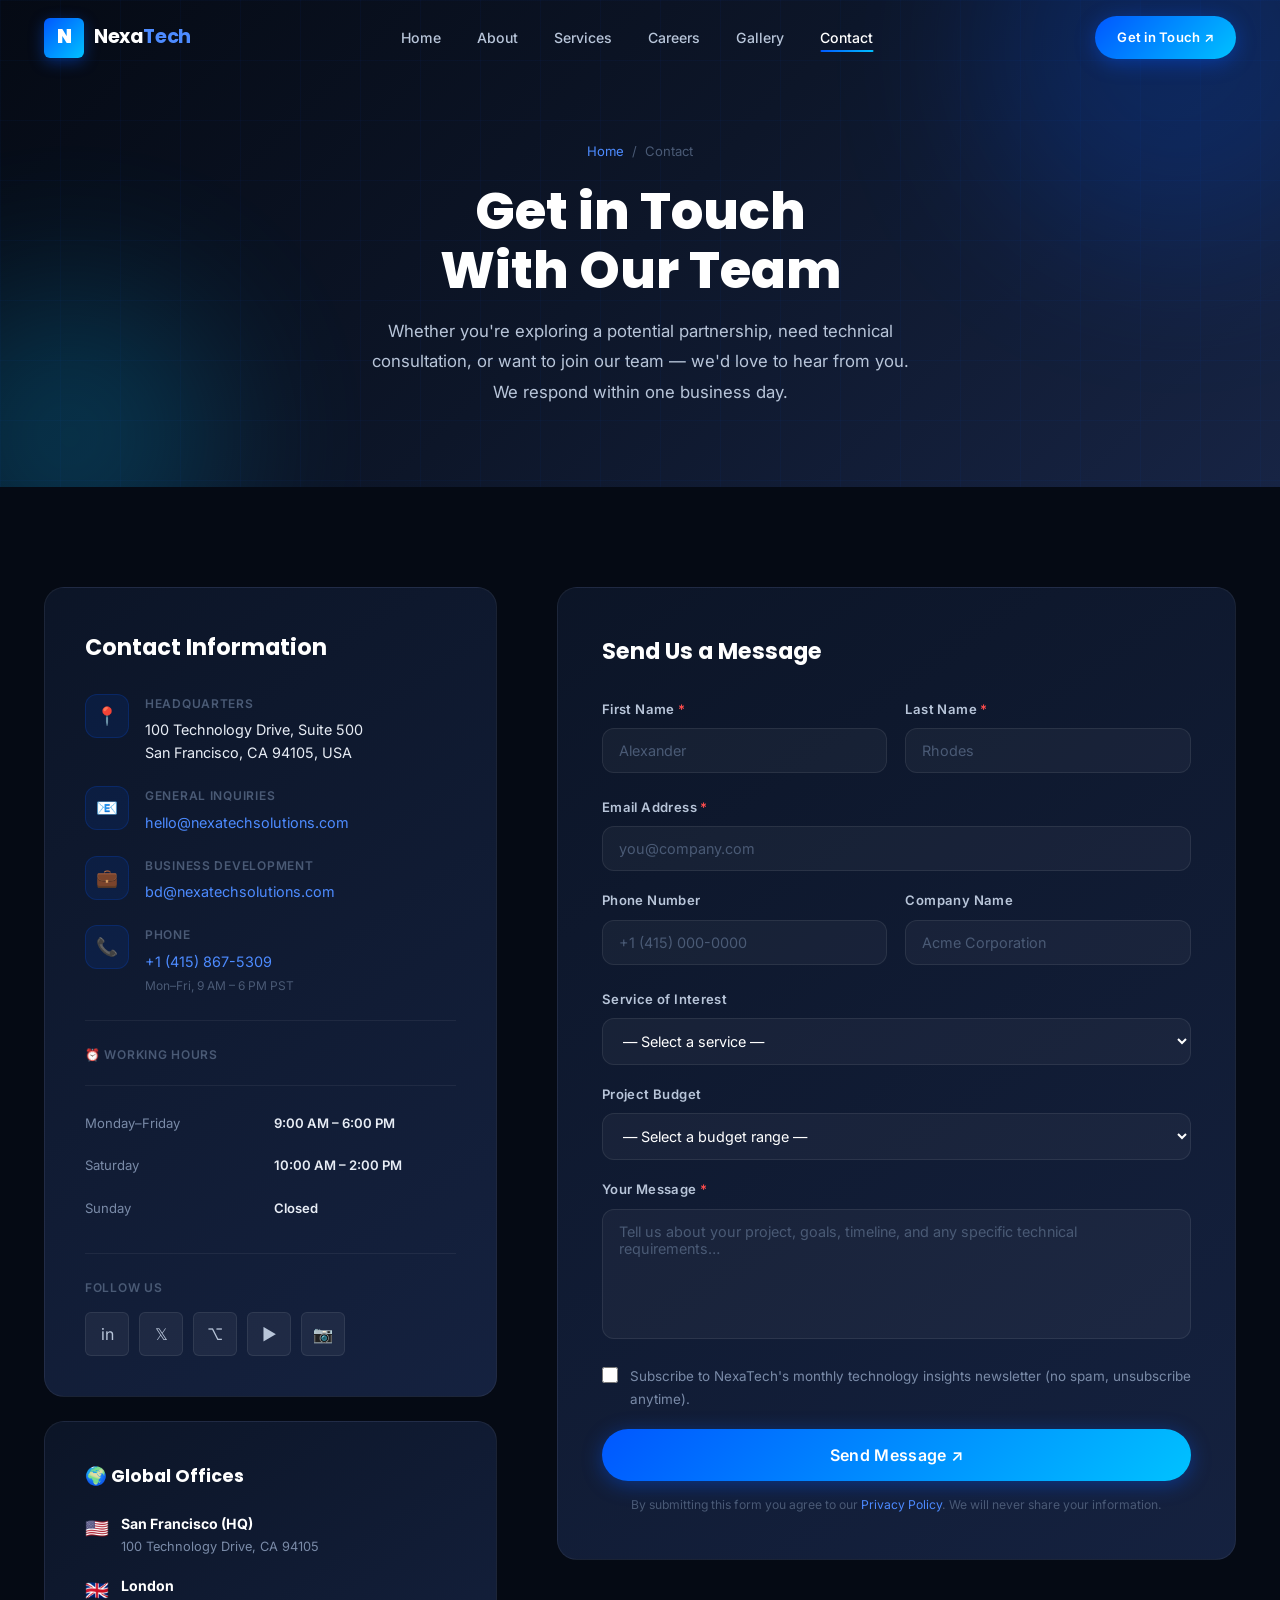
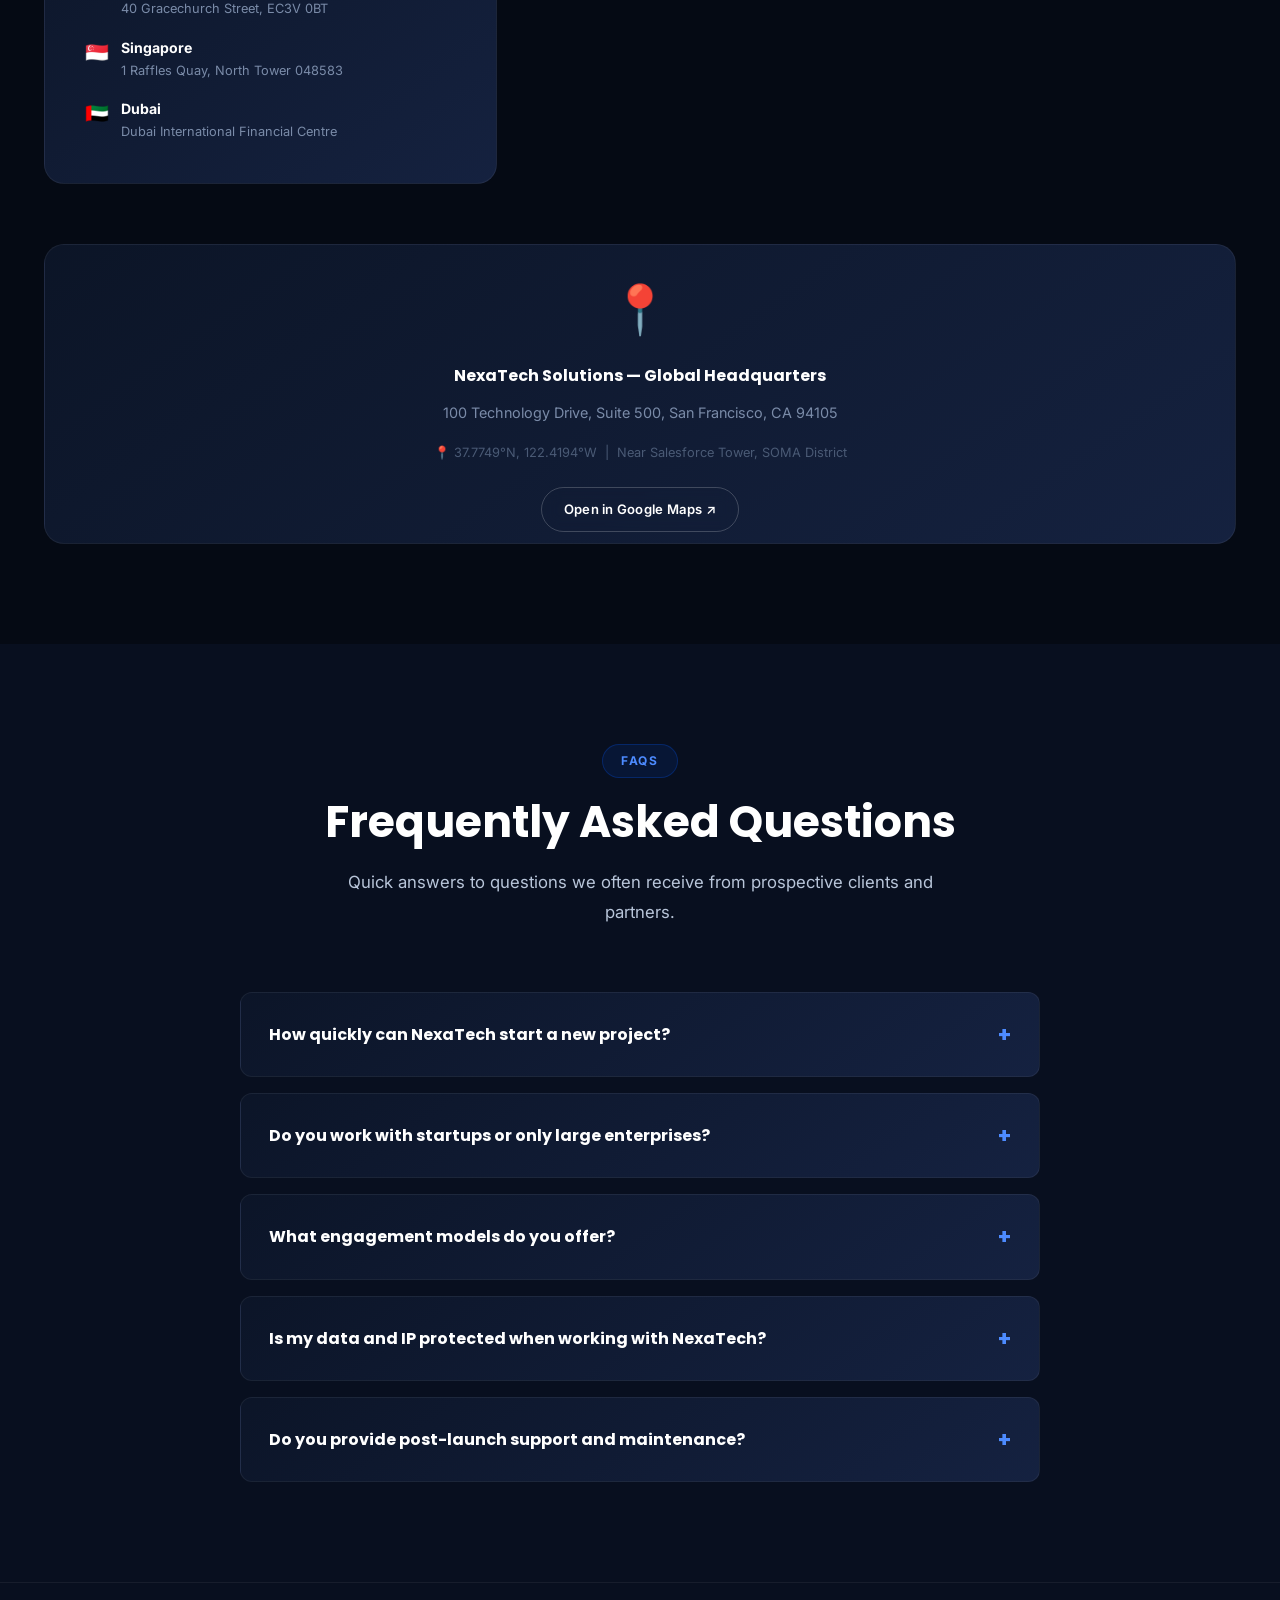
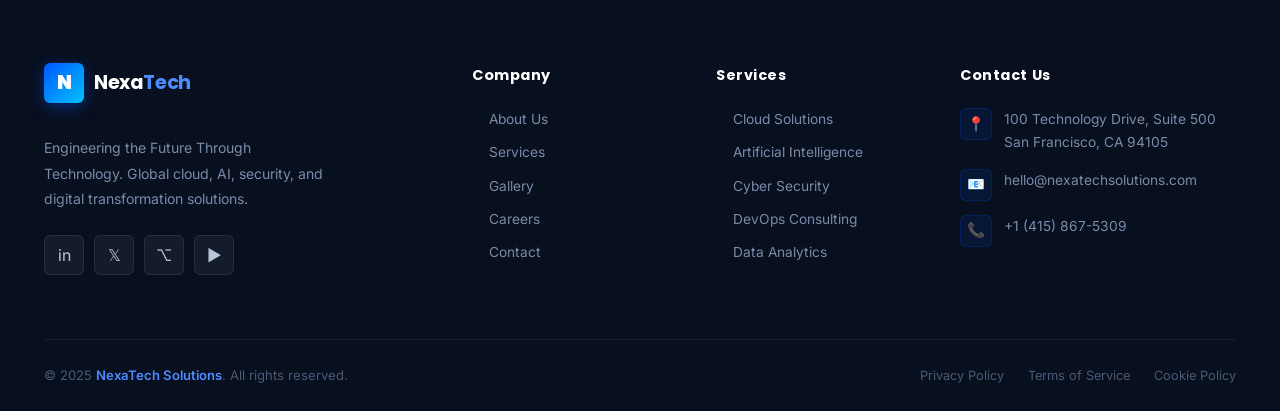
<file: contact.html>
<!DOCTYPE html>
<html lang="en">
<head>
  <meta charset="UTF-8" />
  <meta name="viewport" content="width=device-width, initial-scale=1.0" />
  <meta name="description" content="Contact NexaTech Solutions – reach our team in San Francisco, London, Singapore, or Dubai. Send us a message, call us, or find our office addresses." />
  <meta name="keywords" content="NexaTech Contact, Enterprise Tech Support, Technology Consultation, Get in Touch" />
  <meta name="author" content="NexaTech Solutions" />
  <title>Contact – NexaTech Solutions</title>
  <link rel="stylesheet" href="css/style.css" />
  <link rel="icon" href="data:image/svg+xml,<svg xmlns='http://www.w3.org/2000/svg' viewBox='0 0 100 100'><rect width='100' height='100' rx='16' fill='%230057FF'/><text y='.9em' font-size='72' x='12' fill='white' font-weight='900'>N</text></svg>" />
</head>
<body>

  <div class="page-loader" role="status">
    <div class="loader-logo">Nexa<span>Tech</span></div>
    <div class="loader-bar-wrap"><div class="loader-bar"></div></div>
    <div class="loader-dots">
      <div class="loader-dot"></div><div class="loader-dot"></div><div class="loader-dot"></div>
    </div>
  </div>

  <nav class="navbar" role="navigation" aria-label="Main navigation">
    <div class="container">
      <a href="index.html" class="nav-logo">
        <div class="logo-icon">N</div>
        <span class="logo-text">Nexa<span>Tech</span></span>
      </a>
      <ul class="nav-links" role="list">
        <li><a href="index.html"    class="nav-link">Home</a></li>
        <li><a href="about.html"    class="nav-link">About</a></li>
        <li><a href="services.html" class="nav-link">Services</a></li>
        <li><a href="careers.html"  class="nav-link">Careers</a></li>
        <li><a href="gallery.html"  class="nav-link">Gallery</a></li>
        <li><a href="contact.html"  class="nav-link active">Contact</a></li>
      </ul>
      <a href="contact.html" class="btn btn-primary btn-sm nav-cta ripple-container">Get in Touch ↗</a>
      <button class="hamburger" id="hamburger" aria-label="Toggle mobile menu" aria-expanded="false">
        <span></span><span></span><span></span>
      </button>
    </div>
  </nav>

  <div class="mobile-menu" id="mobileMenu" role="navigation">
    <a href="index.html"    class="mobile-nav-link">🏠 Home</a>
    <a href="about.html"    class="mobile-nav-link">🏢 About</a>
    <a href="services.html" class="mobile-nav-link">⚙️ Services</a>
    <a href="careers.html"  class="mobile-nav-link">💼 Careers</a>
    <a href="gallery.html"  class="mobile-nav-link">🖼️ Gallery</a>
    <a href="contact.html"  class="mobile-nav-link">📩 Contact</a>
  </div>

  <main>

    <!-- ═══ PAGE HERO ═══════════════════════════════ -->
    <section class="page-hero" aria-label="Contact hero">
      <div class="page-hero-orb page-hero-orb-1" aria-hidden="true"></div>
      <div class="page-hero-orb page-hero-orb-2" aria-hidden="true"></div>
      <div class="page-hero-content">
        <div class="container">
          <nav class="page-breadcrumb" aria-label="Breadcrumb">
            <a href="index.html">Home</a>
            <span class="page-breadcrumb-sep">/</span>
            <span>Contact</span>
          </nav>
          <h1 class="page-hero-title">Get in Touch<br />With Our Team</h1>
          <p class="page-hero-sub">
            Whether you're exploring a potential partnership, need technical consultation, or want to
            join our team — we'd love to hear from you. We respond within one business day.
          </p>
        </div>
      </div>
    </section>

    <!-- ═══ CONTACT MAIN ══════════════════════════════ -->
    <section class="section-gap" style="background:var(--clr-bg-900)" aria-label="Contact information and form">
      <div class="container">
        <div class="contact-grid">

          <!-- ── Contact Info ──────────────────────── -->
          <aside>
            <div class="contact-info-card">
              <h2 class="contact-info-title">Contact Information</h2>

              <div class="contact-detail">
                <div class="contact-detail-icon" aria-hidden="true">📍</div>
                <div>
                  <div class="contact-detail-label">Headquarters</div>
                  <div class="contact-detail-value">
                    100 Technology Drive, Suite 500<br />
                    San Francisco, CA 94105, USA
                  </div>
                </div>
              </div>

              <div class="contact-detail">
                <div class="contact-detail-icon" aria-hidden="true">📧</div>
                <div>
                  <div class="contact-detail-label">General Inquiries</div>
                  <div class="contact-detail-value">
                    <a href="mailto:hello@nexatechsolutions.com" style="color:var(--clr-primary-light)">
                      hello@nexatechsolutions.com
                    </a>
                  </div>
                </div>
              </div>

              <div class="contact-detail">
                <div class="contact-detail-icon" aria-hidden="true">💼</div>
                <div>
                  <div class="contact-detail-label">Business Development</div>
                  <div class="contact-detail-value">
                    <a href="mailto:bd@nexatechsolutions.com" style="color:var(--clr-primary-light)">
                      bd@nexatechsolutions.com
                    </a>
                  </div>
                </div>
              </div>

              <div class="contact-detail">
                <div class="contact-detail-icon" aria-hidden="true">📞</div>
                <div>
                  <div class="contact-detail-label">Phone</div>
                  <div class="contact-detail-value">
                    <a href="tel:+14158675309" style="color:var(--clr-primary-light)">+1 (415) 867-5309</a>
                    <br /><small style="color:var(--clr-text-500)">Mon–Fri, 9 AM – 6 PM PST</small>
                  </div>
                </div>
              </div>

              <!-- Working Hours -->
              <div style="margin-top:24px;padding-top:24px;border-top:1px solid rgba(255,255,255,0.06)">
                <div class="contact-detail-label" style="margin-bottom:14px">⏰ Working Hours</div>
                <div class="hours-grid">
                  <div class="hours-item">Monday–Friday</div>
                  <div class="hours-item"><span>9:00 AM – 6:00 PM</span></div>
                  <div class="hours-item">Saturday</div>
                  <div class="hours-item"><span>10:00 AM – 2:00 PM</span></div>
                  <div class="hours-item">Sunday</div>
                  <div class="hours-item"><span>Closed</span></div>
                </div>
              </div>

              <!-- Social Media -->
              <div style="margin-top:28px;padding-top:24px;border-top:1px solid rgba(255,255,255,0.06)">
                <div class="contact-detail-label" style="margin-bottom:14px">Follow Us</div>
                <div style="display:flex;gap:10px">
                  <a href="#" class="social-btn" style="width:44px;height:44px;font-size:1rem" aria-label="LinkedIn">in</a>
                  <a href="#" class="social-btn" style="width:44px;height:44px;font-size:1rem" aria-label="Twitter/X">𝕏</a>
                  <a href="#" class="social-btn" style="width:44px;height:44px;font-size:1rem" aria-label="GitHub">⌥</a>
                  <a href="#" class="social-btn" style="width:44px;height:44px;font-size:1rem" aria-label="YouTube">▶</a>
                  <a href="#" class="social-btn" style="width:44px;height:44px;font-size:1rem" aria-label="Instagram">📷</a>
                </div>
              </div>
            </div>

            <!-- Global Offices -->
            <div class="contact-info-card" style="margin-top:24px">
              <h2 class="contact-info-title" style="font-size:1.1rem;margin-bottom:20px">🌍 Global Offices</h2>

              <div style="display:flex;flex-direction:column;gap:16px">
                <div style="display:flex;gap:12px;align-items:flex-start">
                  <span style="font-size:1.2rem">🇺🇸</span>
                  <div>
                    <div style="font-weight:700;font-size:0.88rem;color:var(--clr-text-100)">San Francisco (HQ)</div>
                    <div style="font-size:0.8rem;color:var(--clr-text-400)">100 Technology Drive, CA 94105</div>
                  </div>
                </div>
                <div style="display:flex;gap:12px;align-items:flex-start">
                  <span style="font-size:1.2rem">🇬🇧</span>
                  <div>
                    <div style="font-weight:700;font-size:0.88rem;color:var(--clr-text-100)">London</div>
                    <div style="font-size:0.8rem;color:var(--clr-text-400)">40 Gracechurch Street, EC3V 0BT</div>
                  </div>
                </div>
                <div style="display:flex;gap:12px;align-items:flex-start">
                  <span style="font-size:1.2rem">🇸🇬</span>
                  <div>
                    <div style="font-weight:700;font-size:0.88rem;color:var(--clr-text-100)">Singapore</div>
                    <div style="font-size:0.8rem;color:var(--clr-text-400)">1 Raffles Quay, North Tower 048583</div>
                  </div>
                </div>
                <div style="display:flex;gap:12px;align-items:flex-start">
                  <span style="font-size:1.2rem">🇦🇪</span>
                  <div>
                    <div style="font-weight:700;font-size:0.88rem;color:var(--clr-text-100)">Dubai</div>
                    <div style="font-size:0.8rem;color:var(--clr-text-400)">Dubai International Financial Centre</div>
                  </div>
                </div>
              </div>
            </div>
          </aside>

          <!-- ── Contact Form ──────────────────────── -->
          <div>
            <div class="contact-form-card">
              <h2 class="form-title">Send Us a Message</h2>

              <!-- Form -->
              <form id="contactForm" novalidate aria-label="Contact form">

                <div class="form-row">
                  <div class="form-group">
                    <label class="form-label" for="firstName">First Name <span style="color:var(--clr-danger)">*</span></label>
                    <input
                      class="form-control"
                      type="text"
                      id="firstName"
                      name="firstName"
                      placeholder="Alexander"
                      required
                      autocomplete="given-name"
                    />
                    <span class="form-error" role="alert"></span>
                  </div>
                  <div class="form-group">
                    <label class="form-label" for="lastName">Last Name <span style="color:var(--clr-danger)">*</span></label>
                    <input
                      class="form-control"
                      type="text"
                      id="lastName"
                      name="lastName"
                      placeholder="Rhodes"
                      required
                      autocomplete="family-name"
                    />
                    <span class="form-error" role="alert"></span>
                  </div>
                </div>

                <div class="form-group">
                  <label class="form-label" for="email">Email Address <span style="color:var(--clr-danger)">*</span></label>
                  <input
                    class="form-control"
                    type="email"
                    id="email"
                    name="email"
                    placeholder="you@company.com"
                    required
                    autocomplete="email"
                  />
                  <span class="form-error" role="alert"></span>
                </div>

                <div class="form-row">
                  <div class="form-group">
                    <label class="form-label" for="phone">Phone Number</label>
                    <input
                      class="form-control"
                      type="tel"
                      id="phone"
                      name="phone"
                      placeholder="+1 (415) 000-0000"
                      autocomplete="tel"
                    />
                    <span class="form-error" role="alert"></span>
                  </div>
                  <div class="form-group">
                    <label class="form-label" for="company">Company Name</label>
                    <input
                      class="form-control"
                      type="text"
                      id="company"
                      name="company"
                      placeholder="Acme Corporation"
                      autocomplete="organization"
                    />
                    <span class="form-error" role="alert"></span>
                  </div>
                </div>

                <div class="form-group">
                  <label class="form-label" for="service">Service of Interest</label>
                  <select class="form-control" id="service" name="service">
                    <option value="">— Select a service —</option>
                    <option value="cloud">Cloud Solutions</option>
                    <option value="ai">Artificial Intelligence</option>
                    <option value="ml">Machine Learning</option>
                    <option value="security">Cyber Security</option>
                    <option value="devops">DevOps Consulting</option>
                    <option value="web">Web Development</option>
                    <option value="mobile">Mobile Development</option>
                    <option value="data">Data Analytics</option>
                    <option value="other">Other / General Inquiry</option>
                  </select>
                  <span class="form-error" role="alert"></span>
                </div>

                <div class="form-group">
                  <label class="form-label" for="budget">Project Budget</label>
                  <select class="form-control" id="budget" name="budget">
                    <option value="">— Select a budget range —</option>
                    <option value="50k">$10,000 – $50,000</option>
                    <option value="100k">$50,000 – $100,000</option>
                    <option value="250k">$100,000 – $250,000</option>
                    <option value="500k">$250,000 – $500,000</option>
                    <option value="500k+">$500,000+</option>
                  </select>
                  <span class="form-error" role="alert"></span>
                </div>

                <div class="form-group">
                  <label class="form-label" for="message">Your Message <span style="color:var(--clr-danger)">*</span></label>
                  <textarea
                    class="form-control"
                    id="message"
                    name="message"
                    rows="6"
                    placeholder="Tell us about your project, goals, timeline, and any specific technical requirements…"
                    required
                  ></textarea>
                  <span class="form-error" role="alert"></span>
                </div>

                <div class="form-group">
                  <label style="display:flex;align-items:flex-start;gap:12px;cursor:pointer;font-size:0.84rem;color:var(--clr-text-400)">
                    <input type="checkbox" name="newsletter" id="newsletter" style="margin-top:2px;accent-color:var(--clr-primary);width:16px;height:16px;flex-shrink:0" />
                    <span>Subscribe to NexaTech's monthly technology insights newsletter (no spam, unsubscribe anytime).</span>
                  </label>
                </div>

                <button type="submit" class="btn btn-primary ripple-container" style="width:100%;justify-content:center;padding:16px 32px;font-size:1rem">
                  Send Message ↗
                </button>

                <p style="font-size:0.76rem;color:var(--clr-text-500);text-align:center;margin-top:14px">
                  By submitting this form you agree to our
                  <a href="#" style="color:var(--clr-primary-light)">Privacy Policy</a>.
                  We will never share your information.
                </p>

              </form>

              <!-- Success State -->
              <div class="form-success" role="alert">
                <div class="success-icon">✅</div>
                <div class="success-title">Message Sent Successfully!</div>
                <p class="success-msg">
                  Thank you for reaching out. A member of our team will review your message
                  and get back to you within one business day.
                </p>
                <div style="margin-top:24px">
                  <a href="index.html" class="btn btn-primary btn-sm ripple-container">Back to Home</a>
                </div>
              </div>

            </div>
          </div>

        </div>

        <!-- ── Map Placeholder ─────────────────────── -->
        <div class="map-placeholder" aria-label="Office location map placeholder">
          <div class="map-grid-bg" aria-hidden="true"></div>
          <div class="map-icon" aria-hidden="true">📍</div>
          <p style="font-family:var(--font-heading);font-weight:700;color:var(--clr-text-100);font-size:1rem">
            NexaTech Solutions — Global Headquarters
          </p>
          <p>100 Technology Drive, Suite 500, San Francisco, CA 94105</p>
          <p style="font-size:0.8rem;color:var(--clr-text-500);margin-top:4px">
            📍 37.7749°N, 122.4194°W &nbsp;|&nbsp; Near Salesforce Tower, SOMA District
          </p>
          <a href="https://maps.google.com" target="_blank" rel="noopener noreferrer"
             class="btn btn-outline btn-sm ripple-container" style="margin-top:12px">
            Open in Google Maps ↗
          </a>
        </div>

      </div>
    </section>

    <!-- ═══ FAQ ═══════════════════════════════════════ -->
    <section class="section-gap" style="background:var(--clr-bg-800)" aria-label="Frequently asked questions">
      <div class="container">
        <div class="section-header">
          <span class="section-label">FAQs</span>
          <h2 class="section-title">Frequently Asked Questions</h2>
          <p class="section-sub">Quick answers to questions we often receive from prospective clients and partners.</p>
        </div>

        <div style="max-width:800px;margin:0 auto;display:flex;flex-direction:column;gap:16px">

          <details style="background:var(--grad-card);border:1px solid rgba(255,255,255,0.06);border-radius:var(--radius-md);padding:24px 28px;cursor:pointer;transition:all 0.3s ease" class="anim-on-scroll">
            <summary style="font-family:var(--font-heading);font-size:1rem;font-weight:700;color:var(--clr-text-100);list-style:none;display:flex;justify-content:space-between;align-items:center">
              How quickly can NexaTech start a new project?
              <span style="color:var(--clr-primary-light);font-size:1.3rem">+</span>
            </summary>
            <p style="margin-top:14px;font-size:0.88rem;color:var(--clr-text-400);line-height:1.8">
              After an initial discovery call and contract signing, we typically begin onboarding within 2–4 weeks.
              For urgent engagements, we can often accelerate this to 5–7 business days by pre-assigning a dedicated team
              from our bench of available engineers.
            </p>
          </details>

          <details style="background:var(--grad-card);border:1px solid rgba(255,255,255,0.06);border-radius:var(--radius-md);padding:24px 28px;cursor:pointer;transition:all 0.3s ease" class="anim-on-scroll">
            <summary style="font-family:var(--font-heading);font-size:1rem;font-weight:700;color:var(--clr-text-100);list-style:none;display:flex;justify-content:space-between;align-items:center">
              Do you work with startups or only large enterprises?
              <span style="color:var(--clr-primary-light);font-size:1.3rem">+</span>
            </summary>
            <p style="margin-top:14px;font-size:0.88rem;color:var(--clr-text-400);line-height:1.8">
              Our primary focus is enterprise clients (Series B+ companies and large organizations), but we do selectively
              work with early-stage startups that have a compelling technical challenge. We recommend connecting with our
              team to discuss your specific situation.
            </p>
          </details>

          <details style="background:var(--grad-card);border:1px solid rgba(255,255,255,0.06);border-radius:var(--radius-md);padding:24px 28px;cursor:pointer;transition:all 0.3s ease" class="anim-on-scroll">
            <summary style="font-family:var(--font-heading);font-size:1rem;font-weight:700;color:var(--clr-text-100);list-style:none;display:flex;justify-content:space-between;align-items:center">
              What engagement models do you offer?
              <span style="color:var(--clr-primary-light);font-size:1.3rem">+</span>
            </summary>
            <p style="margin-top:14px;font-size:0.88rem;color:var(--clr-text-400);line-height:1.8">
              We offer three primary engagement models: (1) <strong style="color:var(--clr-text-200)">Fixed-Price Projects</strong> for well-defined scopes,
              (2) <strong style="color:var(--clr-text-200)">Time &amp; Materials</strong> for evolving requirements, and (3) <strong style="color:var(--clr-text-200)">Dedicated Team</strong> arrangements
              where we embed NexaTech engineers directly within your organization.
            </p>
          </details>

          <details style="background:var(--grad-card);border:1px solid rgba(255,255,255,0.06);border-radius:var(--radius-md);padding:24px 28px;cursor:pointer;transition:all 0.3s ease" class="anim-on-scroll">
            <summary style="font-family:var(--font-heading);font-size:1rem;font-weight:700;color:var(--clr-text-100);list-style:none;display:flex;justify-content:space-between;align-items:center">
              Is my data and IP protected when working with NexaTech?
              <span style="color:var(--clr-primary-light);font-size:1.3rem">+</span>
            </summary>
            <p style="margin-top:14px;font-size:0.88rem;color:var(--clr-text-400);line-height:1.8">
              Absolutely. All client engagements are governed by comprehensive NDAs and MSAs. You retain 100% ownership of
              all IP, code, and data produced during our engagement. We are ISO 27001 certified and SOC 2 Type II compliant.
            </p>
          </details>

          <details style="background:var(--grad-card);border:1px solid rgba(255,255,255,0.06);border-radius:var(--radius-md);padding:24px 28px;cursor:pointer;transition:all 0.3s ease" class="anim-on-scroll">
            <summary style="font-family:var(--font-heading);font-size:1rem;font-weight:700;color:var(--clr-text-100);list-style:none;display:flex;justify-content:space-between;align-items:center">
              Do you provide post-launch support and maintenance?
              <span style="color:var(--clr-primary-light);font-size:1.3rem">+</span>
            </summary>
            <p style="margin-top:14px;font-size:0.88rem;color:var(--clr-text-400);line-height:1.8">
              Yes. All projects include a 90-day warranty period post-launch. We also offer flexible support retainers with
              24/7 on-call options, SLA guarantees, and dedicated support engineers for mission-critical systems.
            </p>
          </details>

        </div>
      </div>
    </section>

  </main>

  <footer class="footer" role="contentinfo">
    <div class="container">
      <div class="footer-grid">
        <div>
          <a href="index.html" class="nav-logo" style="display:inline-flex;margin-bottom:16px">
            <div class="logo-icon">N</div>
            <span class="logo-text">Nexa<span>Tech</span></span>
          </a>
          <p class="footer-brand-desc">Engineering the Future Through Technology. Global cloud, AI, security, and digital transformation solutions.</p>
          <div class="footer-socials">
            <a href="#" class="social-btn" aria-label="LinkedIn">in</a>
            <a href="#" class="social-btn" aria-label="Twitter/X">𝕏</a>
            <a href="#" class="social-btn" aria-label="GitHub">⌥</a>
            <a href="#" class="social-btn" aria-label="YouTube">▶</a>
          </div>
        </div>
        <div>
          <h3 class="footer-col-title">Company</h3>
          <ul class="footer-links">
            <li><a href="about.html"    class="footer-link">About Us</a></li>
            <li><a href="services.html" class="footer-link">Services</a></li>
            <li><a href="gallery.html"  class="footer-link">Gallery</a></li>
            <li><a href="careers.html"  class="footer-link">Careers</a></li>
            <li><a href="contact.html"  class="footer-link">Contact</a></li>
          </ul>
        </div>
        <div>
          <h3 class="footer-col-title">Services</h3>
          <ul class="footer-links">
            <li><a href="services.html" class="footer-link">Cloud Solutions</a></li>
            <li><a href="services.html" class="footer-link">Artificial Intelligence</a></li>
            <li><a href="services.html" class="footer-link">Cyber Security</a></li>
            <li><a href="services.html" class="footer-link">DevOps Consulting</a></li>
            <li><a href="services.html" class="footer-link">Data Analytics</a></li>
          </ul>
        </div>
        <div>
          <h3 class="footer-col-title">Contact Us</h3>
          <div class="footer-contact-item">
            <div class="footer-contact-icon">📍</div>
            <div>100 Technology Drive, Suite 500<br />San Francisco, CA 94105</div>
          </div>
          <div class="footer-contact-item">
            <div class="footer-contact-icon">📧</div>
            <div>hello@nexatechsolutions.com</div>
          </div>
          <div class="footer-contact-item">
            <div class="footer-contact-icon">📞</div>
            <div>+1 (415) 867-5309</div>
          </div>
        </div>
      </div>
      <div class="footer-bottom">
        <p class="footer-copy">© 2025 <span>NexaTech Solutions</span>. All rights reserved.</p>
        <nav class="footer-bottom-links">
          <a href="#" class="footer-bottom-link">Privacy Policy</a>
          <a href="#" class="footer-bottom-link">Terms of Service</a>
          <a href="#" class="footer-bottom-link">Cookie Policy</a>
        </nav>
      </div>
    </div>
  </footer>

  <button class="scroll-top" id="scrollTop" aria-label="Scroll to top">↑</button>
  <script src="js/script.js"></script>
</body>
</html>
</file>
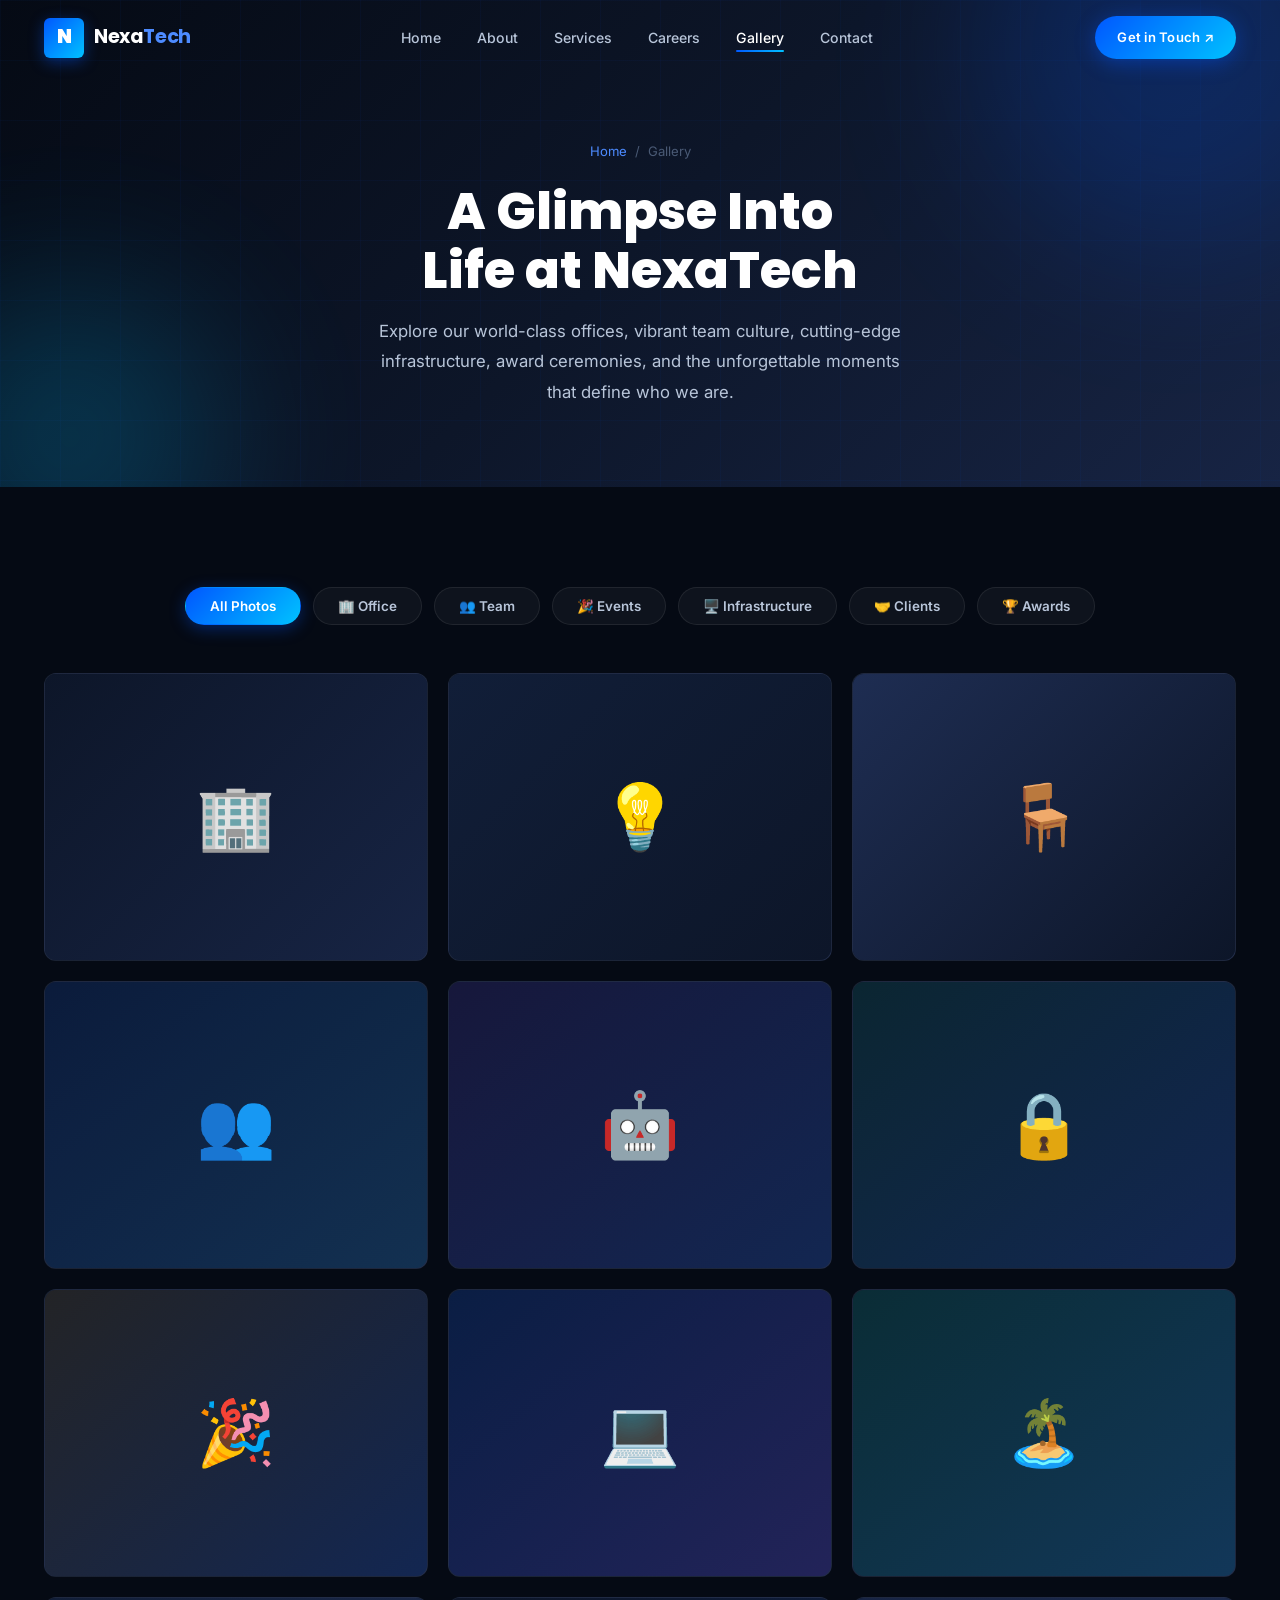
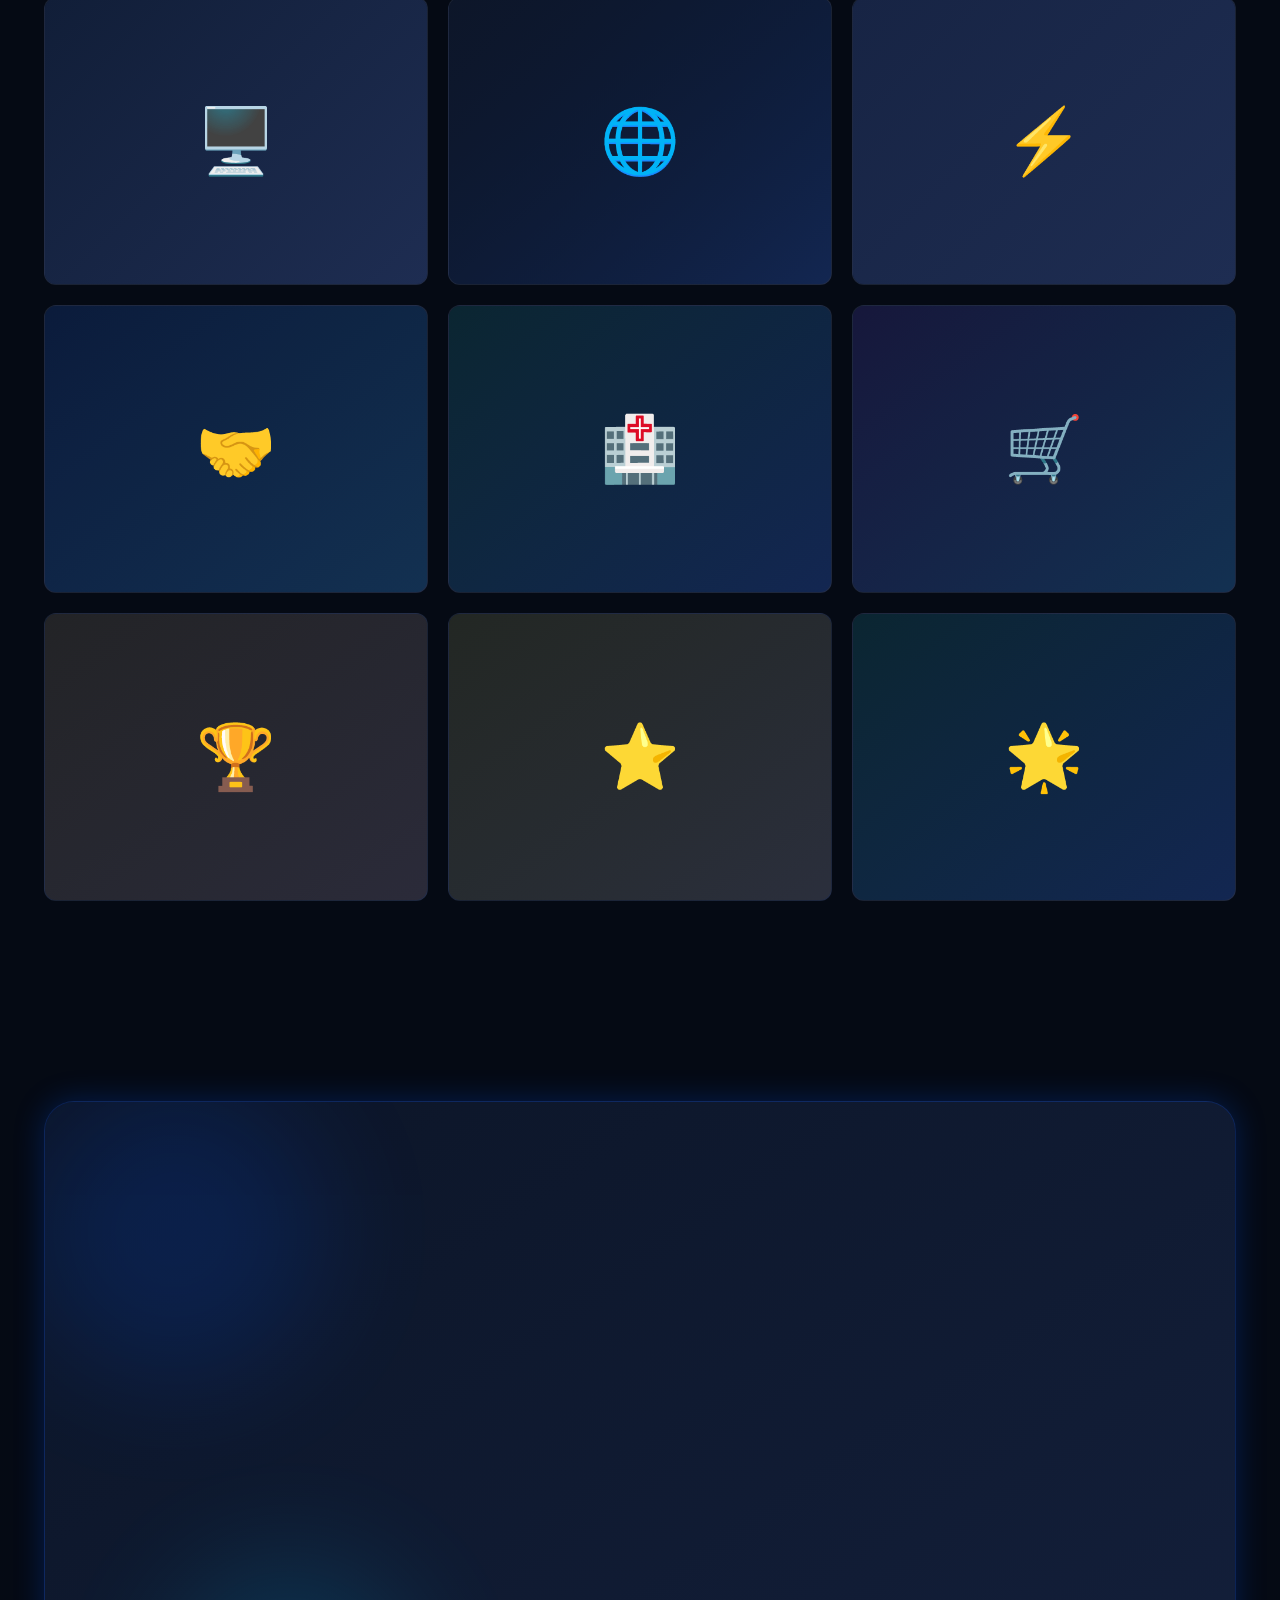
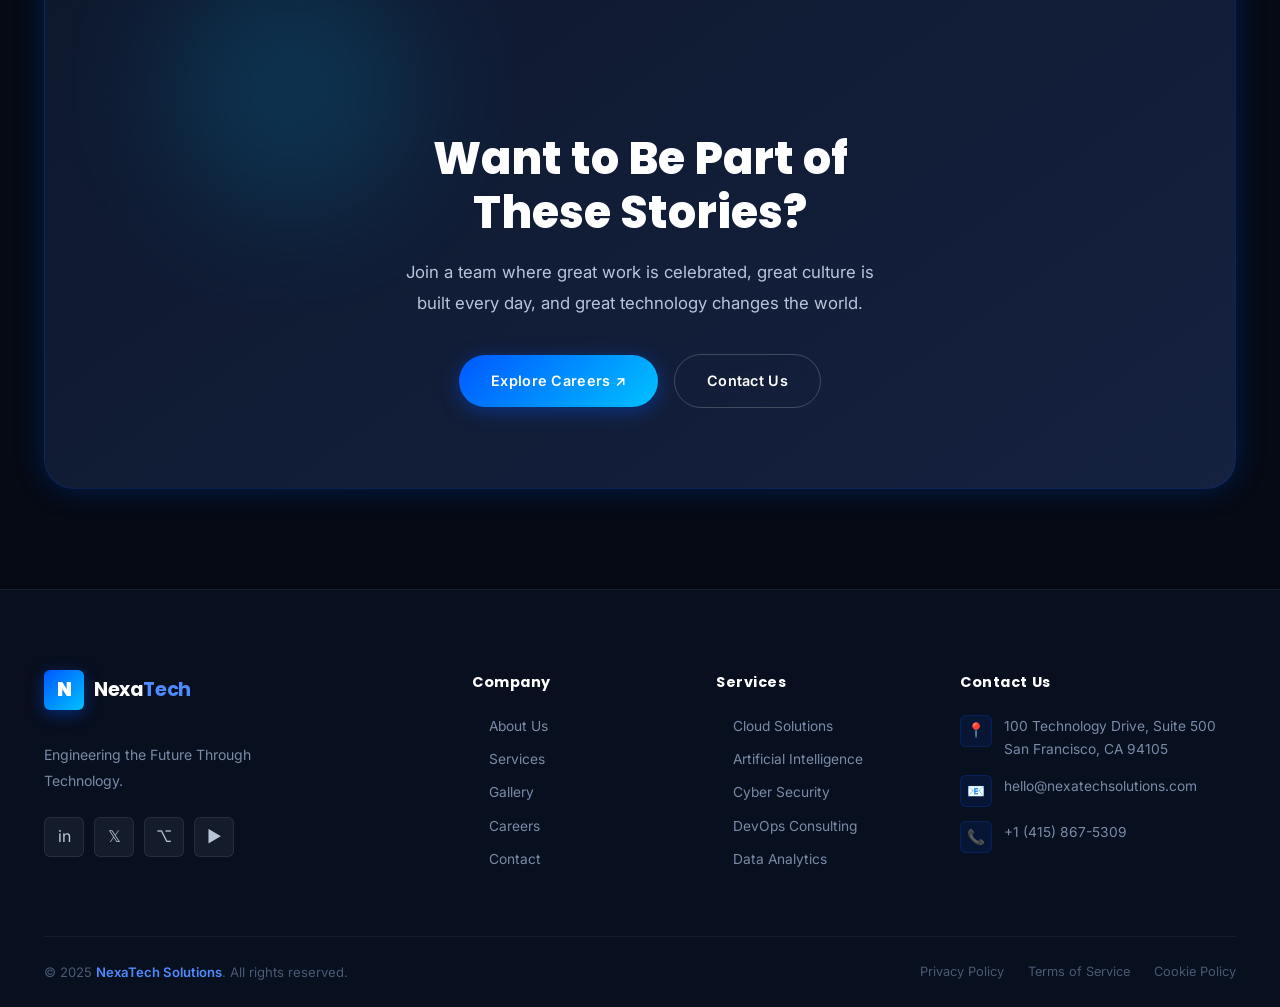
<file: gallery.html>
<!DOCTYPE html>
<html lang="en">
<head>
  <meta charset="UTF-8" />
  <meta name="viewport" content="width=device-width, initial-scale=1.0" />
  <meta name="description" content="NexaTech Solutions Gallery – explore our office spaces, team culture, company events, infrastructure, client meetings and award ceremonies." />
  <meta name="keywords" content="NexaTech Gallery, Office Photos, Team Photos, Company Events, Tech Infrastructure" />
  <meta name="author" content="NexaTech Solutions" />
  <title>Gallery – NexaTech Solutions</title>
  <link rel="stylesheet" href="css/style.css" />
  <link rel="icon" href="data:image/svg+xml,<svg xmlns='http://www.w3.org/2000/svg' viewBox='0 0 100 100'><rect width='100' height='100' rx='16' fill='%230057FF'/><text y='.9em' font-size='72' x='12' fill='white' font-weight='900'>N</text></svg>" />
</head>
<body>

  <div class="page-loader" role="status">
    <div class="loader-logo">Nexa<span>Tech</span></div>
    <div class="loader-bar-wrap"><div class="loader-bar"></div></div>
    <div class="loader-dots">
      <div class="loader-dot"></div><div class="loader-dot"></div><div class="loader-dot"></div>
    </div>
  </div>

  <nav class="navbar" role="navigation" aria-label="Main navigation">
    <div class="container">
      <a href="index.html" class="nav-logo">
        <div class="logo-icon">N</div>
        <span class="logo-text">Nexa<span>Tech</span></span>
      </a>
      <ul class="nav-links" role="list">
        <li><a href="index.html"    class="nav-link">Home</a></li>
        <li><a href="about.html"    class="nav-link">About</a></li>
        <li><a href="services.html" class="nav-link">Services</a></li>
        <li><a href="careers.html"  class="nav-link">Careers</a></li>
        <li><a href="gallery.html"  class="nav-link active">Gallery</a></li>
        <li><a href="contact.html"  class="nav-link">Contact</a></li>
      </ul>
      <a href="contact.html" class="btn btn-primary btn-sm nav-cta ripple-container">Get in Touch ↗</a>
      <button class="hamburger" id="hamburger" aria-label="Toggle mobile menu" aria-expanded="false">
        <span></span><span></span><span></span>
      </button>
    </div>
  </nav>

  <div class="mobile-menu" id="mobileMenu" role="navigation">
    <a href="index.html"    class="mobile-nav-link">🏠 Home</a>
    <a href="about.html"    class="mobile-nav-link">🏢 About</a>
    <a href="services.html" class="mobile-nav-link">⚙️ Services</a>
    <a href="careers.html"  class="mobile-nav-link">💼 Careers</a>
    <a href="gallery.html"  class="mobile-nav-link">🖼️ Gallery</a>
    <a href="contact.html"  class="mobile-nav-link">📩 Contact</a>
  </div>

  <main>

    <!-- ═══ PAGE HERO ═══════════════════════════════ -->
    <section class="page-hero" aria-label="Gallery hero">
      <div class="page-hero-orb page-hero-orb-1" aria-hidden="true"></div>
      <div class="page-hero-orb page-hero-orb-2" aria-hidden="true"></div>
      <div class="page-hero-content">
        <div class="container">
          <nav class="page-breadcrumb" aria-label="Breadcrumb">
            <a href="index.html">Home</a>
            <span class="page-breadcrumb-sep">/</span>
            <span>Gallery</span>
          </nav>
          <h1 class="page-hero-title">A Glimpse Into<br />Life at NexaTech</h1>
          <p class="page-hero-sub">
            Explore our world-class offices, vibrant team culture, cutting-edge infrastructure,
            award ceremonies, and the unforgettable moments that define who we are.
          </p>
        </div>
      </div>
    </section>

    <!-- ═══ GALLERY ═══════════════════════════════════ -->
    <section class="section-gap" style="background:var(--clr-bg-900)" aria-label="Photo gallery">
      <div class="container">

        <!-- Filters -->
        <div class="gallery-filters" role="tablist" aria-label="Gallery category filters">
          <button class="filter-btn active" data-filter="all" role="tab" aria-selected="true">All Photos</button>
          <button class="filter-btn" data-filter="office" role="tab" aria-selected="false">🏢 Office</button>
          <button class="filter-btn" data-filter="team" role="tab" aria-selected="false">👥 Team</button>
          <button class="filter-btn" data-filter="events" role="tab" aria-selected="false">🎉 Events</button>
          <button class="filter-btn" data-filter="infra" role="tab" aria-selected="false">🖥️ Infrastructure</button>
          <button class="filter-btn" data-filter="clients" role="tab" aria-selected="false">🤝 Clients</button>
          <button class="filter-btn" data-filter="awards" role="tab" aria-selected="false">🏆 Awards</button>
        </div>

        <!-- Gallery Grid -->
        <div class="gallery-grid" role="list" aria-label="Gallery photos">

          <!-- Office Photos -->
          <div class="gallery-item" data-category="office" data-title="NexaTech HQ — San Francisco" role="listitem">
            <div class="gallery-thumb-img" aria-hidden="true"
                 style="background:linear-gradient(135deg,#0D1629,#172444);width:100%;height:100%;display:flex;align-items:center;justify-content:center;font-size:4rem">
              🏢
            </div>
            <div class="gallery-overlay">
              <div class="gallery-overlay-icon" aria-hidden="true">🔍</div>
              <div class="gallery-overlay-title">NexaTech HQ — San Francisco</div>
              <div class="gallery-overlay-cat">Office</div>
            </div>
          </div>

          <div class="gallery-item" data-category="office" data-title="Innovation Lab — Open Floor" role="listitem">
            <div class="gallery-thumb-img" aria-hidden="true"
                 style="background:linear-gradient(135deg,#111E38,#0D1629);width:100%;height:100%;display:flex;align-items:center;justify-content:center;font-size:4rem">
              💡
            </div>
            <div class="gallery-overlay">
              <div class="gallery-overlay-icon" aria-hidden="true">🔍</div>
              <div class="gallery-overlay-title">Innovation Lab — Open Floor</div>
              <div class="gallery-overlay-cat">Office</div>
            </div>
          </div>

          <div class="gallery-item" data-category="office" data-title="Executive Boardroom" role="listitem">
            <div class="gallery-thumb-img" aria-hidden="true"
                 style="background:linear-gradient(135deg,#1E2D52,#0D1629);width:100%;height:100%;display:flex;align-items:center;justify-content:center;font-size:4rem">
              🪑
            </div>
            <div class="gallery-overlay">
              <div class="gallery-overlay-icon" aria-hidden="true">🔍</div>
              <div class="gallery-overlay-title">Executive Boardroom</div>
              <div class="gallery-overlay-cat">Office</div>
            </div>
          </div>

          <!-- Team Photos -->
          <div class="gallery-item" data-category="team" data-title="Engineering All-Hands — Q2 2025" role="listitem">
            <div class="gallery-thumb-img" aria-hidden="true"
                 style="background:linear-gradient(135deg,#0057FF18,#00C2FF18);width:100%;height:100%;display:flex;align-items:center;justify-content:center;font-size:4rem">
              👥
            </div>
            <div class="gallery-overlay">
              <div class="gallery-overlay-icon" aria-hidden="true">🔍</div>
              <div class="gallery-overlay-title">Engineering All-Hands — Q2 2025</div>
              <div class="gallery-overlay-cat">Team</div>
            </div>
          </div>

          <div class="gallery-item" data-category="team" data-title="AI Research Team — Singapore" role="listitem">
            <div class="gallery-thumb-img" aria-hidden="true"
                 style="background:linear-gradient(135deg,#7B2FFF18,#0057FF18);width:100%;height:100%;display:flex;align-items:center;justify-content:center;font-size:4rem">
              🤖
            </div>
            <div class="gallery-overlay">
              <div class="gallery-overlay-icon" aria-hidden="true">🔍</div>
              <div class="gallery-overlay-title">AI Research Team — Singapore</div>
              <div class="gallery-overlay-cat">Team</div>
            </div>
          </div>

          <div class="gallery-item" data-category="team" data-title="Security Practice Team — London" role="listitem">
            <div class="gallery-thumb-img" aria-hidden="true"
                 style="background:linear-gradient(135deg,#00C89618,#0057FF18);width:100%;height:100%;display:flex;align-items:center;justify-content:center;font-size:4rem">
              🔒
            </div>
            <div class="gallery-overlay">
              <div class="gallery-overlay-icon" aria-hidden="true">🔍</div>
              <div class="gallery-overlay-title">Security Practice Team — London</div>
              <div class="gallery-overlay-cat">Team</div>
            </div>
          </div>

          <!-- Events -->
          <div class="gallery-item" data-category="events" data-title="NexaTech Annual Summit 2025 — Lisbon" role="listitem">
            <div class="gallery-thumb-img" aria-hidden="true"
                 style="background:linear-gradient(135deg,#FFB02018,#0057FF18);width:100%;height:100%;display:flex;align-items:center;justify-content:center;font-size:4rem">
              🎉
            </div>
            <div class="gallery-overlay">
              <div class="gallery-overlay-icon" aria-hidden="true">🔍</div>
              <div class="gallery-overlay-title">NexaTech Annual Summit — Lisbon</div>
              <div class="gallery-overlay-cat">Events</div>
            </div>
          </div>

          <div class="gallery-item" data-category="events" data-title="NexaHack 2025 — 48-Hour Hackathon" role="listitem">
            <div class="gallery-thumb-img" aria-hidden="true"
                 style="background:linear-gradient(135deg,#0057FF22,#7B2FFF22);width:100%;height:100%;display:flex;align-items:center;justify-content:center;font-size:4rem">
              💻
            </div>
            <div class="gallery-overlay">
              <div class="gallery-overlay-icon" aria-hidden="true">🔍</div>
              <div class="gallery-overlay-title">NexaHack 2025 — 48-Hour Hackathon</div>
              <div class="gallery-overlay-cat">Events</div>
            </div>
          </div>

          <div class="gallery-item" data-category="events" data-title="Company Retreat — Bali, Indonesia" role="listitem">
            <div class="gallery-thumb-img" aria-hidden="true"
                 style="background:linear-gradient(135deg,#00C89622,#00C2FF22);width:100%;height:100%;display:flex;align-items:center;justify-content:center;font-size:4rem">
              🏝️
            </div>
            <div class="gallery-overlay">
              <div class="gallery-overlay-icon" aria-hidden="true">🔍</div>
              <div class="gallery-overlay-title">Company Retreat — Bali, Indonesia</div>
              <div class="gallery-overlay-cat">Events</div>
            </div>
          </div>

          <!-- Infrastructure -->
          <div class="gallery-item" data-category="infra" data-title="NexaTech Private Cloud Data Center" role="listitem">
            <div class="gallery-thumb-img" aria-hidden="true"
                 style="background:linear-gradient(135deg,#111E38,#1E2D52);width:100%;height:100%;display:flex;align-items:center;justify-content:center;font-size:4rem">
              🖥️
            </div>
            <div class="gallery-overlay">
              <div class="gallery-overlay-icon" aria-hidden="true">🔍</div>
              <div class="gallery-overlay-title">NexaTech Private Cloud Data Center</div>
              <div class="gallery-overlay-cat">Infrastructure</div>
            </div>
          </div>

          <div class="gallery-item" data-category="infra" data-title="Network Operations Center (NOC)" role="listitem">
            <div class="gallery-thumb-img" aria-hidden="true"
                 style="background:linear-gradient(135deg,#0D1629,#0057FF18);width:100%;height:100%;display:flex;align-items:center;justify-content:center;font-size:4rem">
              🌐
            </div>
            <div class="gallery-overlay">
              <div class="gallery-overlay-icon" aria-hidden="true">🔍</div>
              <div class="gallery-overlay-title">Network Operations Center (NOC)</div>
              <div class="gallery-overlay-cat">Infrastructure</div>
            </div>
          </div>

          <div class="gallery-item" data-category="infra" data-title="GPU Cluster — AI Training Lab" role="listitem">
            <div class="gallery-thumb-img" aria-hidden="true"
                 style="background:linear-gradient(135deg,#172444,#1E2D52);width:100%;height:100%;display:flex;align-items:center;justify-content:center;font-size:4rem">
              ⚡
            </div>
            <div class="gallery-overlay">
              <div class="gallery-overlay-icon" aria-hidden="true">🔍</div>
              <div class="gallery-overlay-title">GPU Cluster — AI Training Lab</div>
              <div class="gallery-overlay-cat">Infrastructure</div>
            </div>
          </div>

          <!-- Client Meetings -->
          <div class="gallery-item" data-category="clients" data-title="GlobalBank Executive Strategy Review" role="listitem">
            <div class="gallery-thumb-img" aria-hidden="true"
                 style="background:linear-gradient(135deg,#0057FF18,#00C2FF18);width:100%;height:100%;display:flex;align-items:center;justify-content:center;font-size:4rem">
              🤝
            </div>
            <div class="gallery-overlay">
              <div class="gallery-overlay-icon" aria-hidden="true">🔍</div>
              <div class="gallery-overlay-title">GlobalBank Executive Strategy Review</div>
              <div class="gallery-overlay-cat">Clients</div>
            </div>
          </div>

          <div class="gallery-item" data-category="clients" data-title="MediCore AI Platform Launch" role="listitem">
            <div class="gallery-thumb-img" aria-hidden="true"
                 style="background:linear-gradient(135deg,#00C89618,#0057FF18);width:100%;height:100%;display:flex;align-items:center;justify-content:center;font-size:4rem">
              🏥
            </div>
            <div class="gallery-overlay">
              <div class="gallery-overlay-icon" aria-hidden="true">🔍</div>
              <div class="gallery-overlay-title">MediCore AI Platform Launch</div>
              <div class="gallery-overlay-cat">Clients</div>
            </div>
          </div>

          <div class="gallery-item" data-category="clients" data-title="ShopSphere Go-Live Celebration" role="listitem">
            <div class="gallery-thumb-img" aria-hidden="true"
                 style="background:linear-gradient(135deg,#7B2FFF18,#00C2FF18);width:100%;height:100%;display:flex;align-items:center;justify-content:center;font-size:4rem">
              🛒
            </div>
            <div class="gallery-overlay">
              <div class="gallery-overlay-icon" aria-hidden="true">🔍</div>
              <div class="gallery-overlay-title">ShopSphere Go-Live Celebration</div>
              <div class="gallery-overlay-cat">Clients</div>
            </div>
          </div>

          <!-- Awards -->
          <div class="gallery-item" data-category="awards" data-title="Gartner Cool Vendor Award 2024" role="listitem">
            <div class="gallery-thumb-img" aria-hidden="true"
                 style="background:linear-gradient(135deg,#FFB02018,#FF830018);width:100%;height:100%;display:flex;align-items:center;justify-content:center;font-size:4rem">
              🏆
            </div>
            <div class="gallery-overlay">
              <div class="gallery-overlay-icon" aria-hidden="true">🔍</div>
              <div class="gallery-overlay-title">Gartner Cool Vendor Award 2024</div>
              <div class="gallery-overlay-cat">Awards</div>
            </div>
          </div>

          <div class="gallery-item" data-category="awards" data-title="Forbes Cloud 100 — Top 25" role="listitem">
            <div class="gallery-thumb-img" aria-hidden="true"
                 style="background:linear-gradient(135deg,#FFD70018,#FFB02018);width:100%;height:100%;display:flex;align-items:center;justify-content:center;font-size:4rem">
              ⭐
            </div>
            <div class="gallery-overlay">
              <div class="gallery-overlay-icon" aria-hidden="true">🔍</div>
              <div class="gallery-overlay-title">Forbes Cloud 100 — Top 25</div>
              <div class="gallery-overlay-cat">Awards</div>
            </div>
          </div>

          <div class="gallery-item" data-category="awards" data-title="Glassdoor Best Place to Work 2025" role="listitem">
            <div class="gallery-thumb-img" aria-hidden="true"
                 style="background:linear-gradient(135deg,#00C89618,#0057FF18);width:100%;height:100%;display:flex;align-items:center;justify-content:center;font-size:4rem">
              🌟
            </div>
            <div class="gallery-overlay">
              <div class="gallery-overlay-icon" aria-hidden="true">🔍</div>
              <div class="gallery-overlay-title">Glassdoor Best Place to Work 2025</div>
              <div class="gallery-overlay-cat">Awards</div>
            </div>
          </div>

        </div>
      </div>
    </section>

    <!-- ═══ CTA ═══════════════════════════════════════ -->
    <section class="cta-section">
      <div class="container">
        <div class="cta-box anim-on-scroll">
          <div class="cta-bg-orb cta-bg-orb-1" aria-hidden="true"></div>
          <div class="cta-bg-orb cta-bg-orb-2" aria-hidden="true"></div>
          <h2 class="cta-title">Want to Be Part of<br />These Stories?</h2>
          <p class="cta-sub">Join a team where great work is celebrated, great culture is built every day, and great technology changes the world.</p>
          <div class="cta-actions">
            <a href="careers.html" class="btn btn-primary ripple-container">Explore Careers ↗</a>
            <a href="contact.html" class="btn btn-outline ripple-container">Contact Us</a>
          </div>
        </div>
      </div>
    </section>

  </main>

  <!-- ── Lightbox ────────────────────────────────── -->
  <div class="lightbox" id="lightbox" role="dialog" aria-modal="true" aria-label="Image viewer">
    <div class="lightbox-content">
      <button class="lightbox-close" id="lightboxClose" aria-label="Close lightbox">✕</button>
      <div>
        <div class="lightbox-inner" aria-hidden="true"></div>
        <div class="lightbox-title"></div>
        <div class="lightbox-cat"></div>
      </div>
    </div>
  </div>

  <footer class="footer" role="contentinfo">
    <div class="container">
      <div class="footer-grid">
        <div>
          <a href="index.html" class="nav-logo" style="display:inline-flex;margin-bottom:16px">
            <div class="logo-icon">N</div>
            <span class="logo-text">Nexa<span>Tech</span></span>
          </a>
          <p class="footer-brand-desc">Engineering the Future Through Technology.</p>
          <div class="footer-socials">
            <a href="#" class="social-btn" aria-label="LinkedIn">in</a>
            <a href="#" class="social-btn" aria-label="Twitter/X">𝕏</a>
            <a href="#" class="social-btn" aria-label="GitHub">⌥</a>
            <a href="#" class="social-btn" aria-label="YouTube">▶</a>
          </div>
        </div>
        <div>
          <h3 class="footer-col-title">Company</h3>
          <ul class="footer-links">
            <li><a href="about.html"    class="footer-link">About Us</a></li>
            <li><a href="services.html" class="footer-link">Services</a></li>
            <li><a href="gallery.html"  class="footer-link">Gallery</a></li>
            <li><a href="careers.html"  class="footer-link">Careers</a></li>
            <li><a href="contact.html"  class="footer-link">Contact</a></li>
          </ul>
        </div>
        <div>
          <h3 class="footer-col-title">Services</h3>
          <ul class="footer-links">
            <li><a href="services.html" class="footer-link">Cloud Solutions</a></li>
            <li><a href="services.html" class="footer-link">Artificial Intelligence</a></li>
            <li><a href="services.html" class="footer-link">Cyber Security</a></li>
            <li><a href="services.html" class="footer-link">DevOps Consulting</a></li>
            <li><a href="services.html" class="footer-link">Data Analytics</a></li>
          </ul>
        </div>
        <div>
          <h3 class="footer-col-title">Contact Us</h3>
          <div class="footer-contact-item">
            <div class="footer-contact-icon">📍</div>
            <div>100 Technology Drive, Suite 500<br />San Francisco, CA 94105</div>
          </div>
          <div class="footer-contact-item">
            <div class="footer-contact-icon">📧</div>
            <div>hello@nexatechsolutions.com</div>
          </div>
          <div class="footer-contact-item">
            <div class="footer-contact-icon">📞</div>
            <div>+1 (415) 867-5309</div>
          </div>
        </div>
      </div>
      <div class="footer-bottom">
        <p class="footer-copy">© 2025 <span>NexaTech Solutions</span>. All rights reserved.</p>
        <nav class="footer-bottom-links">
          <a href="#" class="footer-bottom-link">Privacy Policy</a>
          <a href="#" class="footer-bottom-link">Terms of Service</a>
          <a href="#" class="footer-bottom-link">Cookie Policy</a>
        </nav>
      </div>
    </div>
  </footer>

  <button class="scroll-top" id="scrollTop" aria-label="Scroll to top">↑</button>
  <script src="js/script.js"></script>
</body>
</html>
</file>
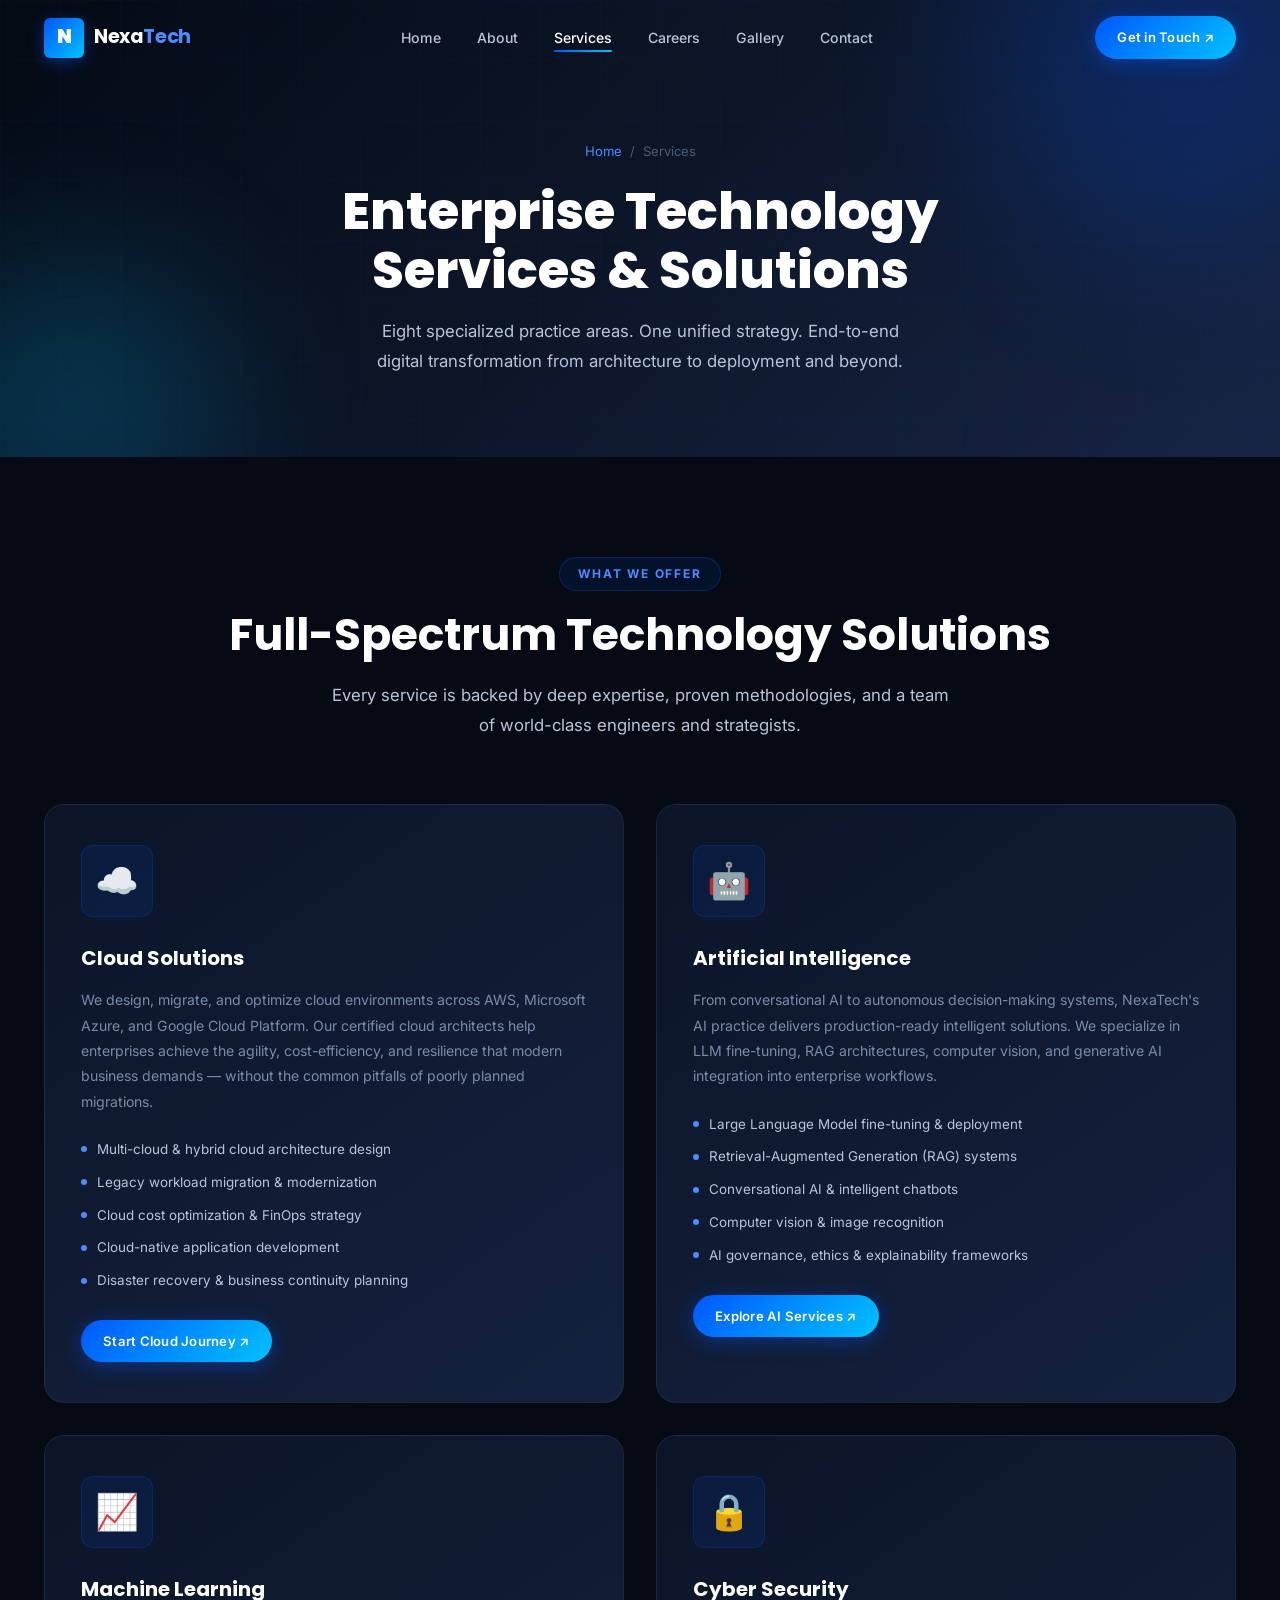
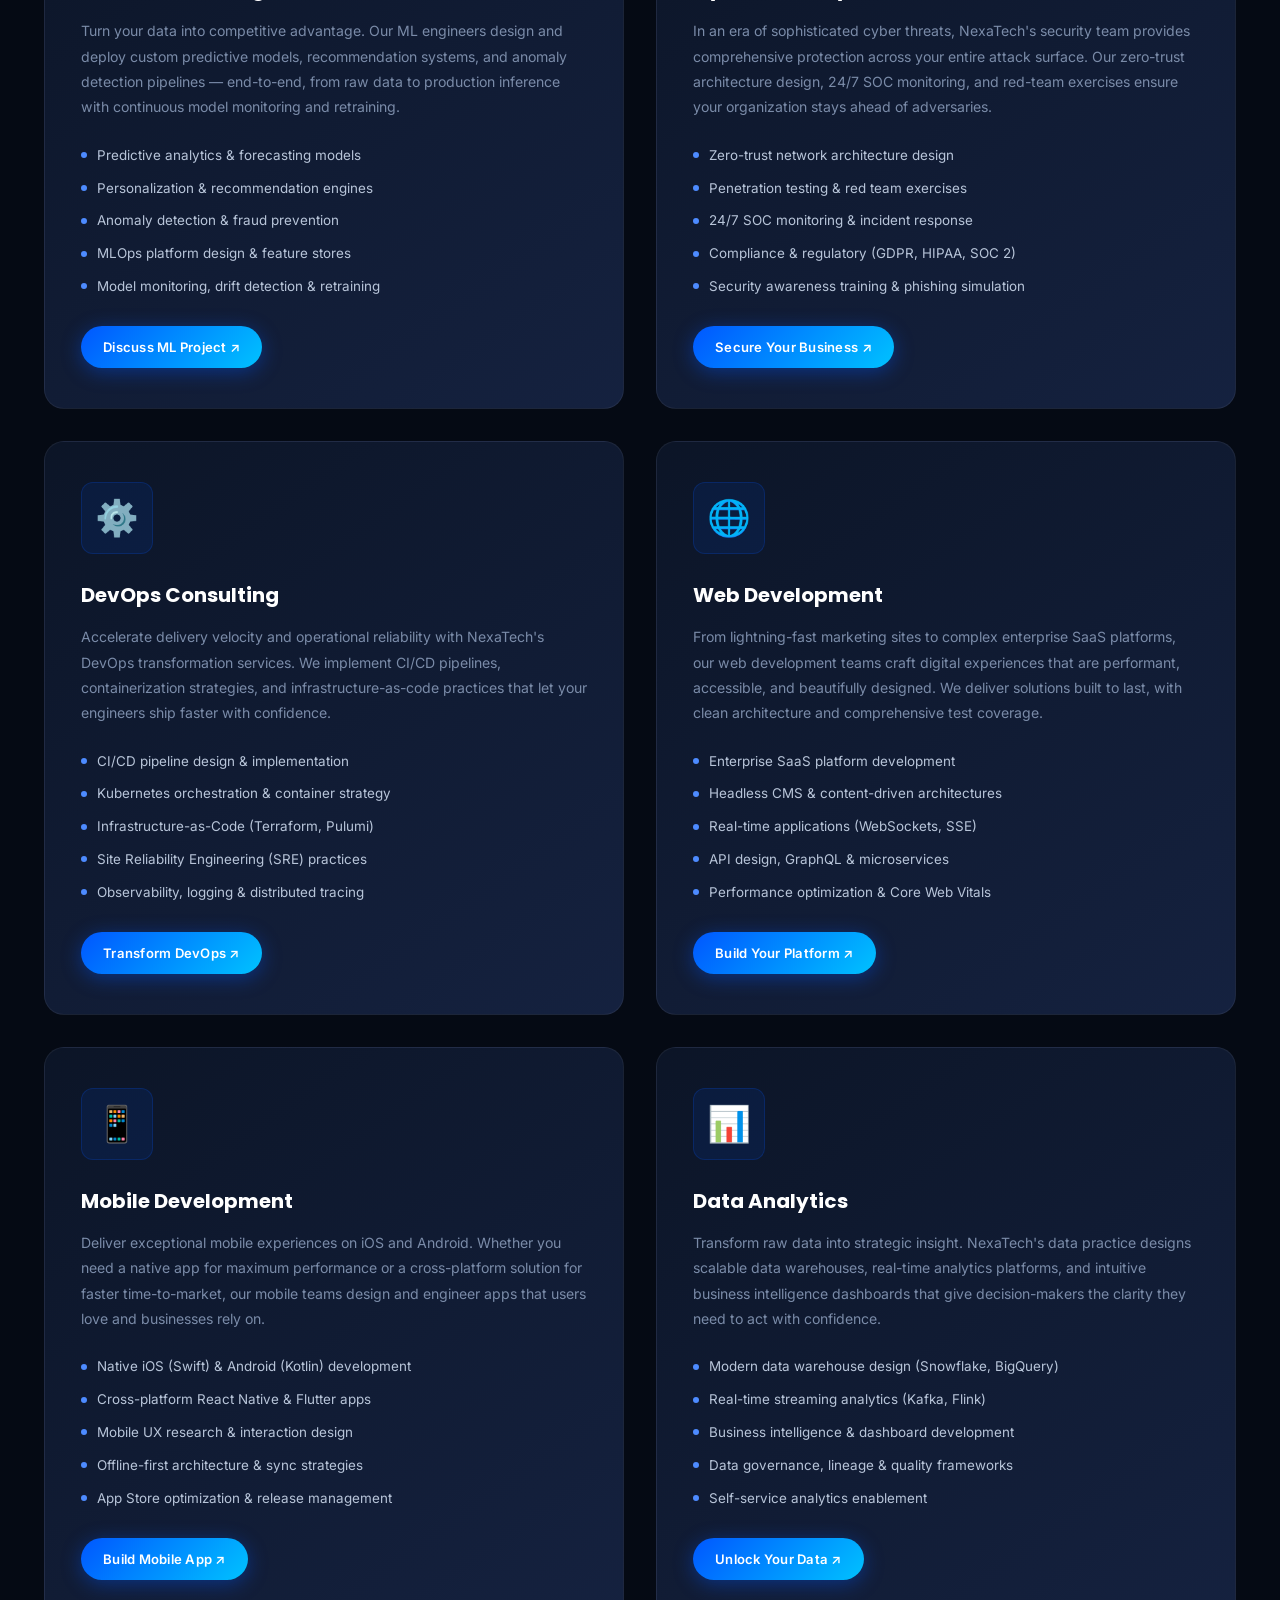
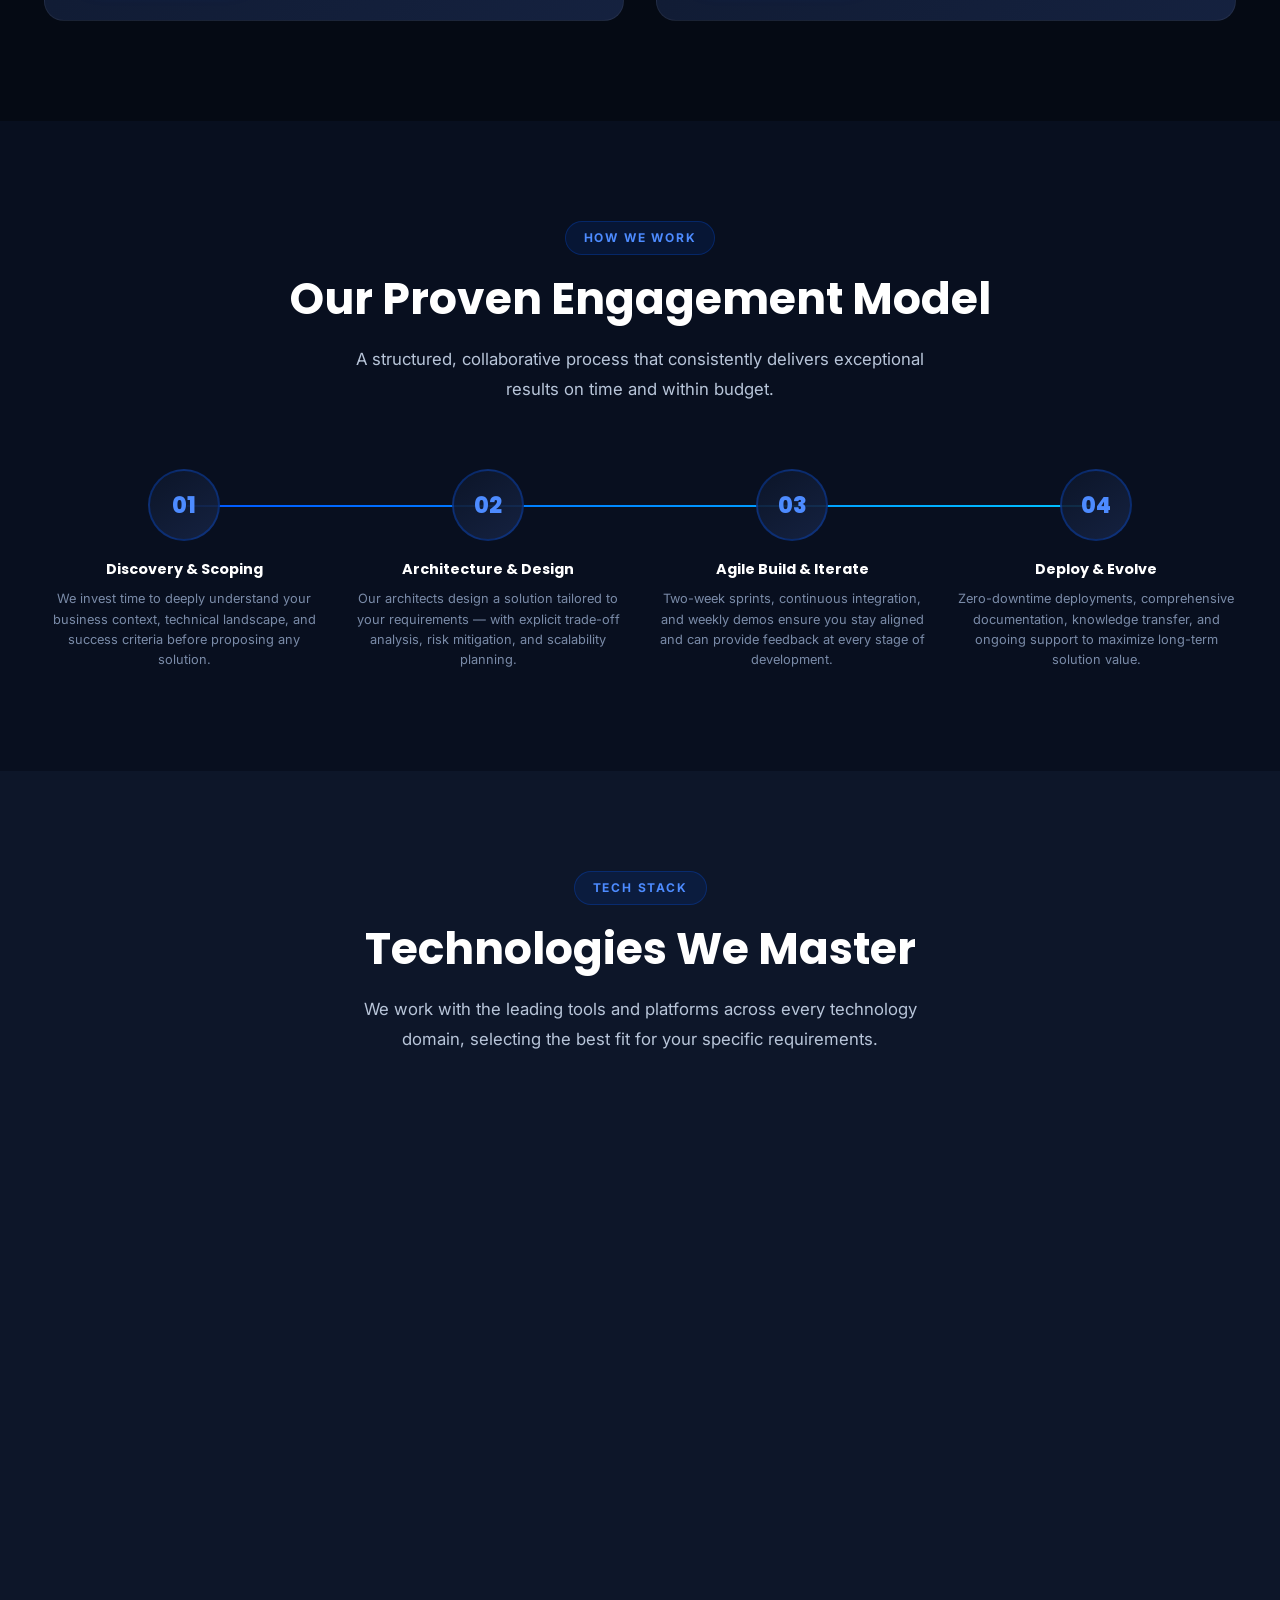
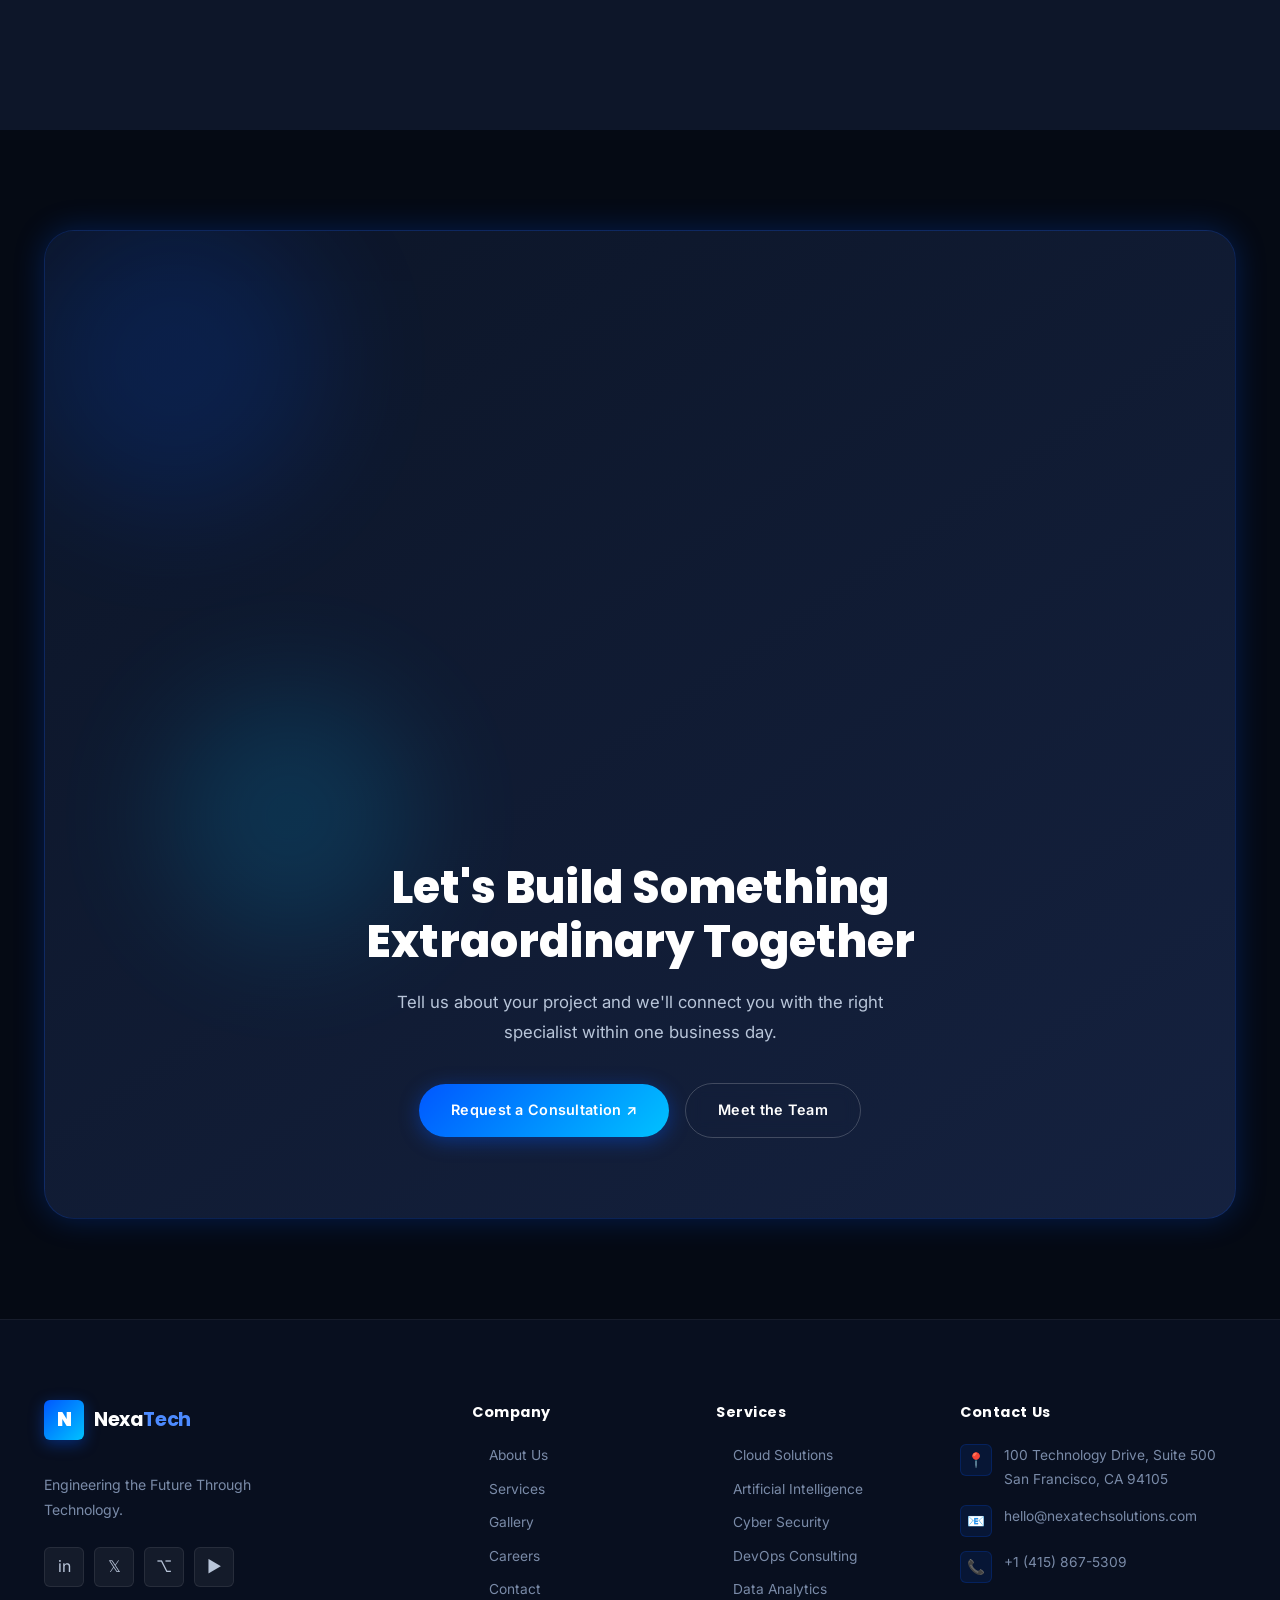
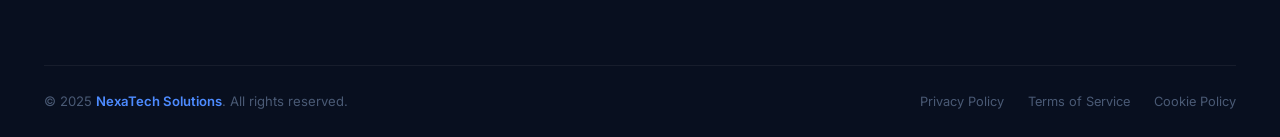
<file: services.html>
<!DOCTYPE html>
<html lang="en">
<head>
  <meta charset="UTF-8" />
  <meta name="viewport" content="width=device-width, initial-scale=1.0" />
  <meta name="description" content="NexaTech Solutions Services – Cloud, AI, Machine Learning, Cybersecurity, DevOps, Web & Mobile Development, and Data Analytics for enterprise clients." />
  <meta name="keywords" content="Cloud Solutions, AI, Machine Learning, Cybersecurity, DevOps, Web Development, Mobile Development, Data Analytics" />
  <meta name="author" content="NexaTech Solutions" />
  <title>Services – NexaTech Solutions</title>
  <link rel="stylesheet" href="css/style.css" />
  <link rel="icon" href="data:image/svg+xml,<svg xmlns='http://www.w3.org/2000/svg' viewBox='0 0 100 100'><rect width='100' height='100' rx='16' fill='%230057FF'/><text y='.9em' font-size='72' x='12' fill='white' font-weight='900'>N</text></svg>" />
</head>
<body>

  <div class="page-loader" role="status">
    <div class="loader-logo">Nexa<span>Tech</span></div>
    <div class="loader-bar-wrap"><div class="loader-bar"></div></div>
    <div class="loader-dots">
      <div class="loader-dot"></div><div class="loader-dot"></div><div class="loader-dot"></div>
    </div>
  </div>

  <nav class="navbar" role="navigation" aria-label="Main navigation">
    <div class="container">
      <a href="index.html" class="nav-logo">
        <div class="logo-icon">N</div>
        <span class="logo-text">Nexa<span>Tech</span></span>
      </a>
      <ul class="nav-links" role="list">
        <li><a href="index.html"    class="nav-link">Home</a></li>
        <li><a href="about.html"    class="nav-link">About</a></li>
        <li><a href="services.html" class="nav-link active">Services</a></li>
        <li><a href="careers.html"  class="nav-link">Careers</a></li>
        <li><a href="gallery.html"  class="nav-link">Gallery</a></li>
        <li><a href="contact.html"  class="nav-link">Contact</a></li>
      </ul>
      <a href="contact.html" class="btn btn-primary btn-sm nav-cta ripple-container">Get in Touch ↗</a>
      <button class="hamburger" id="hamburger" aria-label="Toggle mobile menu" aria-expanded="false">
        <span></span><span></span><span></span>
      </button>
    </div>
  </nav>

  <div class="mobile-menu" id="mobileMenu" role="navigation">
    <a href="index.html"    class="mobile-nav-link">🏠 Home</a>
    <a href="about.html"    class="mobile-nav-link">🏢 About</a>
    <a href="services.html" class="mobile-nav-link">⚙️ Services</a>
    <a href="careers.html"  class="mobile-nav-link">💼 Careers</a>
    <a href="gallery.html"  class="mobile-nav-link">🖼️ Gallery</a>
    <a href="contact.html"  class="mobile-nav-link">📩 Contact</a>
  </div>

  <main>

    <!-- ═══ PAGE HERO ═══════════════════════════════ -->
    <section class="page-hero" aria-label="Services hero">
      <div class="page-hero-orb page-hero-orb-1" aria-hidden="true"></div>
      <div class="page-hero-orb page-hero-orb-2" aria-hidden="true"></div>
      <div class="page-hero-content">
        <div class="container">
          <nav class="page-breadcrumb" aria-label="Breadcrumb">
            <a href="index.html">Home</a>
            <span class="page-breadcrumb-sep">/</span>
            <span>Services</span>
          </nav>
          <h1 class="page-hero-title">Enterprise Technology<br />Services &amp; Solutions</h1>
          <p class="page-hero-sub">
            Eight specialized practice areas. One unified strategy. End-to-end digital transformation
            from architecture to deployment and beyond.
          </p>
        </div>
      </div>
    </section>

    <!-- ═══ SERVICES GRID ════════════════════════════ -->
    <section class="section-gap" style="background:var(--clr-bg-900)" aria-label="All services">
      <div class="container">
        <div class="section-header">
          <span class="section-label">What We Offer</span>
          <h2 class="section-title">Full-Spectrum Technology Solutions</h2>
          <p class="section-sub">Every service is backed by deep expertise, proven methodologies, and a team of world-class engineers and strategists.</p>
        </div>

        <div class="services-page-grid">

          <!-- Cloud Solutions -->
          <article class="service-page-card anim-on-scroll" id="cloud">
            <div class="sp-icon" aria-hidden="true">☁️</div>
            <h2 class="sp-title">Cloud Solutions</h2>
            <p class="sp-desc">
              We design, migrate, and optimize cloud environments across AWS, Microsoft Azure, and Google Cloud Platform.
              Our certified cloud architects help enterprises achieve the agility, cost-efficiency, and resilience that
              modern business demands — without the common pitfalls of poorly planned migrations.
            </p>
            <ul class="sp-features" aria-label="Cloud Solutions features">
              <li class="sp-feature"><span class="sp-feature-dot" aria-hidden="true"></span>Multi-cloud &amp; hybrid cloud architecture design</li>
              <li class="sp-feature"><span class="sp-feature-dot" aria-hidden="true"></span>Legacy workload migration &amp; modernization</li>
              <li class="sp-feature"><span class="sp-feature-dot" aria-hidden="true"></span>Cloud cost optimization &amp; FinOps strategy</li>
              <li class="sp-feature"><span class="sp-feature-dot" aria-hidden="true"></span>Cloud-native application development</li>
              <li class="sp-feature"><span class="sp-feature-dot" aria-hidden="true"></span>Disaster recovery &amp; business continuity planning</li>
            </ul>
            <a href="contact.html" class="btn btn-primary btn-sm ripple-container">Start Cloud Journey ↗</a>
          </article>

          <!-- Artificial Intelligence -->
          <article class="service-page-card anim-on-scroll anim-delay-1" id="ai">
            <div class="sp-icon" aria-hidden="true">🤖</div>
            <h2 class="sp-title">Artificial Intelligence</h2>
            <p class="sp-desc">
              From conversational AI to autonomous decision-making systems, NexaTech's AI practice delivers production-ready
              intelligent solutions. We specialize in LLM fine-tuning, RAG architectures, computer vision, and generative AI
              integration into enterprise workflows.
            </p>
            <ul class="sp-features" aria-label="AI features">
              <li class="sp-feature"><span class="sp-feature-dot" aria-hidden="true"></span>Large Language Model fine-tuning &amp; deployment</li>
              <li class="sp-feature"><span class="sp-feature-dot" aria-hidden="true"></span>Retrieval-Augmented Generation (RAG) systems</li>
              <li class="sp-feature"><span class="sp-feature-dot" aria-hidden="true"></span>Conversational AI &amp; intelligent chatbots</li>
              <li class="sp-feature"><span class="sp-feature-dot" aria-hidden="true"></span>Computer vision &amp; image recognition</li>
              <li class="sp-feature"><span class="sp-feature-dot" aria-hidden="true"></span>AI governance, ethics &amp; explainability frameworks</li>
            </ul>
            <a href="contact.html" class="btn btn-primary btn-sm ripple-container">Explore AI Services ↗</a>
          </article>

          <!-- Machine Learning -->
          <article class="service-page-card anim-on-scroll" id="ml">
            <div class="sp-icon" aria-hidden="true">📈</div>
            <h2 class="sp-title">Machine Learning</h2>
            <p class="sp-desc">
              Turn your data into competitive advantage. Our ML engineers design and deploy custom predictive models,
              recommendation systems, and anomaly detection pipelines — end-to-end, from raw data to production inference
              with continuous model monitoring and retraining.
            </p>
            <ul class="sp-features" aria-label="ML features">
              <li class="sp-feature"><span class="sp-feature-dot" aria-hidden="true"></span>Predictive analytics &amp; forecasting models</li>
              <li class="sp-feature"><span class="sp-feature-dot" aria-hidden="true"></span>Personalization &amp; recommendation engines</li>
              <li class="sp-feature"><span class="sp-feature-dot" aria-hidden="true"></span>Anomaly detection &amp; fraud prevention</li>
              <li class="sp-feature"><span class="sp-feature-dot" aria-hidden="true"></span>MLOps platform design &amp; feature stores</li>
              <li class="sp-feature"><span class="sp-feature-dot" aria-hidden="true"></span>Model monitoring, drift detection &amp; retraining</li>
            </ul>
            <a href="contact.html" class="btn btn-primary btn-sm ripple-container">Discuss ML Project ↗</a>
          </article>

          <!-- Cyber Security -->
          <article class="service-page-card anim-on-scroll anim-delay-1" id="security">
            <div class="sp-icon" aria-hidden="true">🔒</div>
            <h2 class="sp-title">Cyber Security</h2>
            <p class="sp-desc">
              In an era of sophisticated cyber threats, NexaTech's security team provides comprehensive protection
              across your entire attack surface. Our zero-trust architecture design, 24/7 SOC monitoring, and
              red-team exercises ensure your organization stays ahead of adversaries.
            </p>
            <ul class="sp-features" aria-label="Security features">
              <li class="sp-feature"><span class="sp-feature-dot" aria-hidden="true"></span>Zero-trust network architecture design</li>
              <li class="sp-feature"><span class="sp-feature-dot" aria-hidden="true"></span>Penetration testing &amp; red team exercises</li>
              <li class="sp-feature"><span class="sp-feature-dot" aria-hidden="true"></span>24/7 SOC monitoring &amp; incident response</li>
              <li class="sp-feature"><span class="sp-feature-dot" aria-hidden="true"></span>Compliance &amp; regulatory (GDPR, HIPAA, SOC 2)</li>
              <li class="sp-feature"><span class="sp-feature-dot" aria-hidden="true"></span>Security awareness training &amp; phishing simulation</li>
            </ul>
            <a href="contact.html" class="btn btn-primary btn-sm ripple-container">Secure Your Business ↗</a>
          </article>

          <!-- DevOps Consulting -->
          <article class="service-page-card anim-on-scroll" id="devops">
            <div class="sp-icon" aria-hidden="true">⚙️</div>
            <h2 class="sp-title">DevOps Consulting</h2>
            <p class="sp-desc">
              Accelerate delivery velocity and operational reliability with NexaTech's DevOps transformation services.
              We implement CI/CD pipelines, containerization strategies, and infrastructure-as-code practices that
              let your engineers ship faster with confidence.
            </p>
            <ul class="sp-features" aria-label="DevOps features">
              <li class="sp-feature"><span class="sp-feature-dot" aria-hidden="true"></span>CI/CD pipeline design &amp; implementation</li>
              <li class="sp-feature"><span class="sp-feature-dot" aria-hidden="true"></span>Kubernetes orchestration &amp; container strategy</li>
              <li class="sp-feature"><span class="sp-feature-dot" aria-hidden="true"></span>Infrastructure-as-Code (Terraform, Pulumi)</li>
              <li class="sp-feature"><span class="sp-feature-dot" aria-hidden="true"></span>Site Reliability Engineering (SRE) practices</li>
              <li class="sp-feature"><span class="sp-feature-dot" aria-hidden="true"></span>Observability, logging &amp; distributed tracing</li>
            </ul>
            <a href="contact.html" class="btn btn-primary btn-sm ripple-container">Transform DevOps ↗</a>
          </article>

          <!-- Web Development -->
          <article class="service-page-card anim-on-scroll anim-delay-1" id="web">
            <div class="sp-icon" aria-hidden="true">🌐</div>
            <h2 class="sp-title">Web Development</h2>
            <p class="sp-desc">
              From lightning-fast marketing sites to complex enterprise SaaS platforms, our web development teams
              craft digital experiences that are performant, accessible, and beautifully designed. We deliver
              solutions built to last, with clean architecture and comprehensive test coverage.
            </p>
            <ul class="sp-features" aria-label="Web development features">
              <li class="sp-feature"><span class="sp-feature-dot" aria-hidden="true"></span>Enterprise SaaS platform development</li>
              <li class="sp-feature"><span class="sp-feature-dot" aria-hidden="true"></span>Headless CMS &amp; content-driven architectures</li>
              <li class="sp-feature"><span class="sp-feature-dot" aria-hidden="true"></span>Real-time applications (WebSockets, SSE)</li>
              <li class="sp-feature"><span class="sp-feature-dot" aria-hidden="true"></span>API design, GraphQL &amp; microservices</li>
              <li class="sp-feature"><span class="sp-feature-dot" aria-hidden="true"></span>Performance optimization &amp; Core Web Vitals</li>
            </ul>
            <a href="contact.html" class="btn btn-primary btn-sm ripple-container">Build Your Platform ↗</a>
          </article>

          <!-- Mobile Development -->
          <article class="service-page-card anim-on-scroll" id="mobile">
            <div class="sp-icon" aria-hidden="true">📱</div>
            <h2 class="sp-title">Mobile Development</h2>
            <p class="sp-desc">
              Deliver exceptional mobile experiences on iOS and Android. Whether you need a native app for
              maximum performance or a cross-platform solution for faster time-to-market, our mobile teams
              design and engineer apps that users love and businesses rely on.
            </p>
            <ul class="sp-features" aria-label="Mobile development features">
              <li class="sp-feature"><span class="sp-feature-dot" aria-hidden="true"></span>Native iOS (Swift) &amp; Android (Kotlin) development</li>
              <li class="sp-feature"><span class="sp-feature-dot" aria-hidden="true"></span>Cross-platform React Native &amp; Flutter apps</li>
              <li class="sp-feature"><span class="sp-feature-dot" aria-hidden="true"></span>Mobile UX research &amp; interaction design</li>
              <li class="sp-feature"><span class="sp-feature-dot" aria-hidden="true"></span>Offline-first architecture &amp; sync strategies</li>
              <li class="sp-feature"><span class="sp-feature-dot" aria-hidden="true"></span>App Store optimization &amp; release management</li>
            </ul>
            <a href="contact.html" class="btn btn-primary btn-sm ripple-container">Build Mobile App ↗</a>
          </article>

          <!-- Data Analytics -->
          <article class="service-page-card anim-on-scroll anim-delay-1" id="data">
            <div class="sp-icon" aria-hidden="true">📊</div>
            <h2 class="sp-title">Data Analytics</h2>
            <p class="sp-desc">
              Transform raw data into strategic insight. NexaTech's data practice designs scalable data warehouses,
              real-time analytics platforms, and intuitive business intelligence dashboards that give decision-makers
              the clarity they need to act with confidence.
            </p>
            <ul class="sp-features" aria-label="Data analytics features">
              <li class="sp-feature"><span class="sp-feature-dot" aria-hidden="true"></span>Modern data warehouse design (Snowflake, BigQuery)</li>
              <li class="sp-feature"><span class="sp-feature-dot" aria-hidden="true"></span>Real-time streaming analytics (Kafka, Flink)</li>
              <li class="sp-feature"><span class="sp-feature-dot" aria-hidden="true"></span>Business intelligence &amp; dashboard development</li>
              <li class="sp-feature"><span class="sp-feature-dot" aria-hidden="true"></span>Data governance, lineage &amp; quality frameworks</li>
              <li class="sp-feature"><span class="sp-feature-dot" aria-hidden="true"></span>Self-service analytics enablement</li>
            </ul>
            <a href="contact.html" class="btn btn-primary btn-sm ripple-container">Unlock Your Data ↗</a>
          </article>

        </div>
      </div>
    </section>

    <!-- ═══ PROCESS ═══════════════════════════════════ -->
    <section class="section-gap" style="background:var(--clr-bg-800)" aria-label="Our process">
      <div class="container">
        <div class="section-header">
          <span class="section-label">How We Work</span>
          <h2 class="section-title">Our Proven Engagement Model</h2>
          <p class="section-sub">A structured, collaborative process that consistently delivers exceptional results on time and within budget.</p>
        </div>

        <div class="hiring-steps" aria-label="Process steps">
          <div class="hiring-step anim-on-scroll">
            <div class="step-number" aria-hidden="true">01</div>
            <h3 class="step-title">Discovery &amp; Scoping</h3>
            <p class="step-desc">We invest time to deeply understand your business context, technical landscape, and success criteria before proposing any solution.</p>
          </div>
          <div class="hiring-step anim-on-scroll anim-delay-1">
            <div class="step-number" aria-hidden="true">02</div>
            <h3 class="step-title">Architecture &amp; Design</h3>
            <p class="step-desc">Our architects design a solution tailored to your requirements — with explicit trade-off analysis, risk mitigation, and scalability planning.</p>
          </div>
          <div class="hiring-step anim-on-scroll anim-delay-2">
            <div class="step-number" aria-hidden="true">03</div>
            <h3 class="step-title">Agile Build &amp; Iterate</h3>
            <p class="step-desc">Two-week sprints, continuous integration, and weekly demos ensure you stay aligned and can provide feedback at every stage of development.</p>
          </div>
          <div class="hiring-step anim-on-scroll anim-delay-3">
            <div class="step-number" aria-hidden="true">04</div>
            <h3 class="step-title">Deploy &amp; Evolve</h3>
            <p class="step-desc">Zero-downtime deployments, comprehensive documentation, knowledge transfer, and ongoing support to maximize long-term solution value.</p>
          </div>
        </div>
      </div>
    </section>

    <!-- ═══ TECH STACK ════════════════════════════════ -->
    <section class="section-gap" style="background:var(--clr-bg-700)" aria-label="Technology stack">
      <div class="container">
        <div class="section-header">
          <span class="section-label">Tech Stack</span>
          <h2 class="section-title">Technologies We Master</h2>
          <p class="section-sub">We work with the leading tools and platforms across every technology domain, selecting the best fit for your specific requirements.</p>
        </div>

        <div style="display:grid;grid-template-columns:repeat(4,1fr);gap:20px" data-stagger>
          <div class="value-card">
            <span class="value-icon">☁️</span>
            <h3 class="value-title">Cloud Platforms</h3>
            <p class="value-desc">AWS, Azure, GCP, Oracle Cloud, Alibaba Cloud</p>
          </div>
          <div class="value-card">
            <span class="value-icon">🐳</span>
            <h3 class="value-title">Containers &amp; Orchestration</h3>
            <p class="value-desc">Docker, Kubernetes, Helm, Istio, ArgoCD</p>
          </div>
          <div class="value-card">
            <span class="value-icon">🧠</span>
            <h3 class="value-title">AI &amp; ML Frameworks</h3>
            <p class="value-desc">PyTorch, TensorFlow, Hugging Face, LangChain, OpenAI</p>
          </div>
          <div class="value-card">
            <span class="value-icon">🗄️</span>
            <h3 class="value-title">Data &amp; Databases</h3>
            <p class="value-desc">PostgreSQL, MongoDB, Snowflake, BigQuery, Kafka</p>
          </div>
          <div class="value-card">
            <span class="value-icon">⚡</span>
            <h3 class="value-title">Backend Languages</h3>
            <p class="value-desc">Go, Python, Java, Node.js, Rust, TypeScript</p>
          </div>
          <div class="value-card">
            <span class="value-icon">🎨</span>
            <h3 class="value-title">Frontend</h3>
            <p class="value-desc">React, Next.js, Vue, Angular, Svelte, React Native</p>
          </div>
          <div class="value-card">
            <span class="value-icon">🔧</span>
            <h3 class="value-title">DevOps Tools</h3>
            <p class="value-desc">Terraform, Jenkins, GitHub Actions, Ansible, Vault</p>
          </div>
          <div class="value-card">
            <span class="value-icon">📊</span>
            <h3 class="value-title">Observability</h3>
            <p class="value-desc">Datadog, Grafana, Prometheus, ELK Stack, Jaeger</p>
          </div>
        </div>
      </div>
    </section>

    <!-- ═══ CTA ═══════════════════════════════════════ -->
    <section class="cta-section">
      <div class="container">
        <div class="cta-box anim-on-scroll">
          <div class="cta-bg-orb cta-bg-orb-1" aria-hidden="true"></div>
          <div class="cta-bg-orb cta-bg-orb-2" aria-hidden="true"></div>
          <h2 class="cta-title">Let's Build Something<br />Extraordinary Together</h2>
          <p class="cta-sub">Tell us about your project and we'll connect you with the right specialist within one business day.</p>
          <div class="cta-actions">
            <a href="contact.html" class="btn btn-primary ripple-container">Request a Consultation ↗</a>
            <a href="about.html" class="btn btn-outline ripple-container">Meet the Team</a>
          </div>
        </div>
      </div>
    </section>

  </main>

  <footer class="footer" role="contentinfo">
    <div class="container">
      <div class="footer-grid">
        <div>
          <a href="index.html" class="nav-logo" style="display:inline-flex;margin-bottom:16px">
            <div class="logo-icon">N</div>
            <span class="logo-text">Nexa<span>Tech</span></span>
          </a>
          <p class="footer-brand-desc">Engineering the Future Through Technology.</p>
          <div class="footer-socials">
            <a href="#" class="social-btn" aria-label="LinkedIn">in</a>
            <a href="#" class="social-btn" aria-label="Twitter/X">𝕏</a>
            <a href="#" class="social-btn" aria-label="GitHub">⌥</a>
            <a href="#" class="social-btn" aria-label="YouTube">▶</a>
          </div>
        </div>
        <div>
          <h3 class="footer-col-title">Company</h3>
          <ul class="footer-links">
            <li><a href="about.html"    class="footer-link">About Us</a></li>
            <li><a href="services.html" class="footer-link">Services</a></li>
            <li><a href="gallery.html"  class="footer-link">Gallery</a></li>
            <li><a href="careers.html"  class="footer-link">Careers</a></li>
            <li><a href="contact.html"  class="footer-link">Contact</a></li>
          </ul>
        </div>
        <div>
          <h3 class="footer-col-title">Services</h3>
          <ul class="footer-links">
            <li><a href="#cloud"    class="footer-link">Cloud Solutions</a></li>
            <li><a href="#ai"       class="footer-link">Artificial Intelligence</a></li>
            <li><a href="#security" class="footer-link">Cyber Security</a></li>
            <li><a href="#devops"   class="footer-link">DevOps Consulting</a></li>
            <li><a href="#data"     class="footer-link">Data Analytics</a></li>
          </ul>
        </div>
        <div>
          <h3 class="footer-col-title">Contact Us</h3>
          <div class="footer-contact-item">
            <div class="footer-contact-icon">📍</div>
            <div>100 Technology Drive, Suite 500<br />San Francisco, CA 94105</div>
          </div>
          <div class="footer-contact-item">
            <div class="footer-contact-icon">📧</div>
            <div>hello@nexatechsolutions.com</div>
          </div>
          <div class="footer-contact-item">
            <div class="footer-contact-icon">📞</div>
            <div>+1 (415) 867-5309</div>
          </div>
        </div>
      </div>
      <div class="footer-bottom">
        <p class="footer-copy">© 2025 <span>NexaTech Solutions</span>. All rights reserved.</p>
        <nav class="footer-bottom-links">
          <a href="#" class="footer-bottom-link">Privacy Policy</a>
          <a href="#" class="footer-bottom-link">Terms of Service</a>
          <a href="#" class="footer-bottom-link">Cookie Policy</a>
        </nav>
      </div>
    </div>
  </footer>

  <button class="scroll-top" id="scrollTop" aria-label="Scroll to top">↑</button>
  <script src="js/script.js"></script>
</body>
</html>
</file>
<file: css/style.css>
/* =============================================================
   NexaTech Solutions - Main Stylesheet
   Author: NexaTech Dev Team
   Version: 1.0.0
   ============================================================= */

/* ─── Google Fonts ─────────────────────────────────────────── */
@import url('https://fonts.googleapis.com/css2?family=Inter:wght@300;400;500;600;700;800;900&family=Poppins:wght@300;400;500;600;700;800&display=swap');

/* ─── CSS Custom Properties ─────────────────────────────────── */
:root {
  /* Colors */
  --clr-primary:        #0057FF;
  --clr-primary-dark:   #0040CC;
  --clr-primary-light:  #4D8BFF;
  --clr-accent:         #00C2FF;
  --clr-accent-2:       #7B2FFF;
  --clr-success:        #00C896;
  --clr-warning:        #FFB020;
  --clr-danger:         #FF4D4D;

  /* Dark Background Palette */
  --clr-bg-900:         #050A14;
  --clr-bg-800:         #080F1F;
  --clr-bg-700:         #0D1629;
  --clr-bg-600:         #111E38;
  --clr-bg-500:         #172444;
  --clr-bg-400:         #1E2D52;

  /* Text */
  --clr-text-100:       #FFFFFF;
  --clr-text-200:       #E8EDF5;
  --clr-text-300:       #B8C5D9;
  --clr-text-400:       #7A8BA8;
  --clr-text-500:       #4A5A75;

  /* Glassmorphism */
  --glass-bg:           rgba(13, 22, 41, 0.75);
  --glass-border:       rgba(0, 87, 255, 0.15);
  --glass-shadow:       0 8px 32px rgba(0, 0, 0, 0.4);

  /* Gradients */
  --grad-primary:       linear-gradient(135deg, #0057FF 0%, #00C2FF 100%);
  --grad-hero:          linear-gradient(135deg, #050A14 0%, #0D1629 50%, #172444 100%);
  --grad-card:          linear-gradient(145deg, rgba(13,22,41,0.9) 0%, rgba(23,36,68,0.9) 100%);
  --grad-purple:        linear-gradient(135deg, #7B2FFF 0%, #0057FF 100%);
  --grad-cyan:          linear-gradient(135deg, #0057FF 0%, #00C2FF 100%);
  --grad-text:          linear-gradient(135deg, #0057FF, #00C2FF);

  /* Typography */
  --font-primary:       'Inter', 'Segoe UI', sans-serif;
  --font-heading:       'Poppins', 'Inter', sans-serif;

  /* Sizing */
  --container-max:      1240px;
  --radius-sm:          6px;
  --radius-md:          12px;
  --radius-lg:          20px;
  --radius-xl:          30px;
  --radius-full:        9999px;

  /* Shadows */
  --shadow-sm:          0 2px 8px rgba(0, 0, 0, 0.3);
  --shadow-md:          0 4px 20px rgba(0, 0, 0, 0.4);
  --shadow-lg:          0 8px 40px rgba(0, 0, 0, 0.5);
  --shadow-xl:          0 20px 60px rgba(0, 0, 0, 0.6);
  --shadow-glow:        0 0 30px rgba(0, 87, 255, 0.25);
  --shadow-glow-cyan:   0 0 30px rgba(0, 194, 255, 0.2);

  /* Transitions */
  --transition-fast:    0.15s ease;
  --transition-base:    0.3s ease;
  --transition-slow:    0.6s ease;

  /* Spacing */
  --section-gap:        100px;
  --nav-height:         76px;
}

/* ─── Reset & Base ──────────────────────────────────────────── */
*, *::before, *::after {
  margin: 0;
  padding: 0;
  box-sizing: border-box;
}

html {
  scroll-behavior: smooth;
  font-size: 16px;
  -webkit-text-size-adjust: 100%;
}

body {
  font-family: var(--font-primary);
  background-color: var(--clr-bg-900);
  color: var(--clr-text-200);
  line-height: 1.7;
  overflow-x: hidden;
  -webkit-font-smoothing: antialiased;
}

img {
  max-width: 100%;
  height: auto;
  display: block;
}

a {
  text-decoration: none;
  color: inherit;
  transition: color var(--transition-base);
}

ul, ol { list-style: none; }

button {
  cursor: pointer;
  font-family: inherit;
  border: none;
  outline: none;
}

input, textarea, select {
  font-family: inherit;
  outline: none;
}

/* ─── Utility ────────────────────────────────────────────────── */
.container {
  width: 100%;
  max-width: var(--container-max);
  margin: 0 auto;
  padding: 0 24px;
}

.section-gap { padding: var(--section-gap) 0; }

.text-gradient {
  background: var(--grad-text);
  -webkit-background-clip: text;
  -webkit-text-fill-color: transparent;
  background-clip: text;
}

.sr-only {
  position: absolute;
  width: 1px;
  height: 1px;
  overflow: hidden;
  clip: rect(0,0,0,0);
  white-space: nowrap;
}

/* ─── Section Headers ────────────────────────────────────────── */
.section-header {
  text-align: center;
  margin-bottom: 64px;
}

.section-label {
  display: inline-block;
  font-size: 0.75rem;
  font-weight: 700;
  letter-spacing: 0.15em;
  text-transform: uppercase;
  color: var(--clr-primary-light);
  background: rgba(0, 87, 255, 0.1);
  border: 1px solid rgba(0, 87, 255, 0.25);
  padding: 6px 18px;
  border-radius: var(--radius-full);
  margin-bottom: 18px;
}

.section-title {
  font-family: var(--font-heading);
  font-size: clamp(1.75rem, 4vw, 2.75rem);
  font-weight: 700;
  color: var(--clr-text-100);
  line-height: 1.2;
  margin-bottom: 18px;
}

.section-sub {
  font-size: 1.05rem;
  color: var(--clr-text-300);
  max-width: 620px;
  margin: 0 auto;
  line-height: 1.8;
}

/* ─── Buttons ─────────────────────────────────────────────────── */
.btn {
  display: inline-flex;
  align-items: center;
  gap: 8px;
  padding: 14px 32px;
  border-radius: var(--radius-full);
  font-size: 0.9rem;
  font-weight: 600;
  letter-spacing: 0.02em;
  transition: all var(--transition-base);
  position: relative;
  overflow: hidden;
  cursor: pointer;
}

.btn::after {
  content: '';
  position: absolute;
  inset: 0;
  background: rgba(255,255,255,0.08);
  opacity: 0;
  transition: opacity var(--transition-fast);
}

.btn:hover::after { opacity: 1; }

.btn-primary {
  background: var(--grad-primary);
  color: #fff;
  box-shadow: 0 4px 20px rgba(0, 87, 255, 0.4);
}

.btn-primary:hover {
  transform: translateY(-2px);
  box-shadow: 0 8px 30px rgba(0, 87, 255, 0.55);
}

.btn-outline {
  background: transparent;
  color: var(--clr-text-100);
  border: 1.5px solid rgba(255,255,255,0.2);
  backdrop-filter: blur(8px);
}

.btn-outline:hover {
  border-color: var(--clr-primary-light);
  color: var(--clr-primary-light);
  transform: translateY(-2px);
}

.btn-sm {
  padding: 10px 22px;
  font-size: 0.82rem;
}

/* Ripple */
.ripple-container { position: relative; overflow: hidden; }
.ripple {
  position: absolute;
  border-radius: 50%;
  background: rgba(255,255,255,0.25);
  transform: scale(0);
  animation: rippleAnim 0.6s linear;
  pointer-events: none;
}
@keyframes rippleAnim {
  to { transform: scale(4); opacity: 0; }
}

/* ─── Navbar ─────────────────────────────────────────────────── */
.navbar {
  position: fixed;
  top: 0;
  left: 0;
  right: 0;
  z-index: 1000;
  height: var(--nav-height);
  display: flex;
  align-items: center;
  transition: background var(--transition-base), box-shadow var(--transition-base), border-color var(--transition-base);
  border-bottom: 1px solid transparent;
}

.navbar.scrolled {
  background: var(--glass-bg);
  backdrop-filter: blur(20px);
  -webkit-backdrop-filter: blur(20px);
  box-shadow: var(--glass-shadow);
  border-color: var(--glass-border);
}

.navbar .container {
  display: flex;
  align-items: center;
  justify-content: space-between;
  width: 100%;
}

.nav-logo {
  display: flex;
  align-items: center;
  gap: 10px;
  text-decoration: none;
}

.logo-icon {
  width: 40px;
  height: 40px;
  background: var(--grad-primary);
  border-radius: var(--radius-sm);
  display: flex;
  align-items: center;
  justify-content: center;
  font-size: 1.2rem;
  font-weight: 900;
  color: #fff;
  letter-spacing: -0.03em;
  box-shadow: 0 4px 15px rgba(0,87,255,0.4);
  font-family: var(--font-heading);
}

.logo-text {
  font-family: var(--font-heading);
  font-weight: 700;
  font-size: 1.2rem;
  color: var(--clr-text-100);
  letter-spacing: -0.02em;
}

.logo-text span { color: var(--clr-primary-light); }

.nav-links {
  display: flex;
  align-items: center;
  gap: 4px;
}

.nav-link {
  padding: 8px 16px;
  font-size: 0.88rem;
  font-weight: 500;
  color: var(--clr-text-300);
  border-radius: var(--radius-sm);
  transition: all var(--transition-base);
  position: relative;
}

.nav-link::after {
  content: '';
  position: absolute;
  bottom: 2px;
  left: 50%;
  transform: translateX(-50%);
  width: 0;
  height: 2px;
  background: var(--grad-primary);
  border-radius: 2px;
  transition: width var(--transition-base);
}

.nav-link:hover,
.nav-link.active {
  color: var(--clr-text-100);
}

.nav-link:hover::after,
.nav-link.active::after {
  width: calc(100% - 32px);
}

.nav-cta { margin-left: 12px; }

/* Hamburger */
.hamburger {
  display: none;
  flex-direction: column;
  gap: 5px;
  cursor: pointer;
  padding: 8px;
  background: none;
  border: none;
}

.hamburger span {
  display: block;
  width: 24px;
  height: 2px;
  background: var(--clr-text-100);
  border-radius: 2px;
  transition: all var(--transition-base);
}

.hamburger.open span:nth-child(1) { transform: rotate(45deg) translate(5px, 5px); }
.hamburger.open span:nth-child(2) { opacity: 0; transform: translateX(-10px); }
.hamburger.open span:nth-child(3) { transform: rotate(-45deg) translate(5px, -5px); }

/* Mobile Menu */
.mobile-menu {
  display: none;
  position: fixed;
  top: var(--nav-height);
  left: 0;
  right: 0;
  background: var(--glass-bg);
  backdrop-filter: blur(24px);
  -webkit-backdrop-filter: blur(24px);
  border-bottom: 1px solid var(--glass-border);
  padding: 16px 24px 24px;
  z-index: 999;
  transform: translateY(-110%);
  transition: transform var(--transition-base);
}

.mobile-menu.open {
  display: block;
  transform: translateY(0);
}

.mobile-nav-link {
  display: block;
  padding: 14px 0;
  font-size: 1rem;
  font-weight: 500;
  color: var(--clr-text-300);
  border-bottom: 1px solid rgba(255,255,255,0.06);
  transition: color var(--transition-base);
}

.mobile-nav-link:last-child { border-bottom: none; }
.mobile-nav-link:hover { color: var(--clr-primary-light); }

/* ─── Hero Section ───────────────────────────────────────────── */
.hero {
  min-height: 100vh;
  display: flex;
  align-items: center;
  position: relative;
  overflow: hidden;
  background: var(--grad-hero);
  padding-top: var(--nav-height);
}

.hero-bg {
  position: absolute;
  inset: 0;
  pointer-events: none;
  overflow: hidden;
}

.hero-orb {
  position: absolute;
  border-radius: 50%;
  filter: blur(80px);
  opacity: 0.25;
}

.hero-orb-1 {
  width: 600px;
  height: 600px;
  background: var(--clr-primary);
  top: -200px;
  right: -100px;
  animation: orbFloat 8s ease-in-out infinite;
}

.hero-orb-2 {
  width: 400px;
  height: 400px;
  background: var(--clr-accent);
  bottom: -100px;
  left: -100px;
  animation: orbFloat 10s ease-in-out infinite reverse;
}

.hero-orb-3 {
  width: 300px;
  height: 300px;
  background: var(--clr-accent-2);
  top: 50%;
  left: 40%;
  transform: translate(-50%, -50%);
  animation: orbFloat 7s ease-in-out infinite 2s;
}

@keyframes orbFloat {
  0%, 100% { transform: translate(0, 0) scale(1); }
  33% { transform: translate(30px, -20px) scale(1.05); }
  66% { transform: translate(-20px, 10px) scale(0.95); }
}

/* Grid overlay */
.hero-grid {
  position: absolute;
  inset: 0;
  background-image:
    linear-gradient(rgba(0,87,255,0.04) 1px, transparent 1px),
    linear-gradient(90deg, rgba(0,87,255,0.04) 1px, transparent 1px);
  background-size: 60px 60px;
}

.hero-content {
  position: relative;
  z-index: 2;
  max-width: 720px;
}

.hero-badge {
  display: inline-flex;
  align-items: center;
  gap: 8px;
  background: rgba(0, 87, 255, 0.1);
  border: 1px solid rgba(0, 87, 255, 0.3);
  padding: 8px 18px;
  border-radius: var(--radius-full);
  font-size: 0.8rem;
  font-weight: 600;
  letter-spacing: 0.08em;
  text-transform: uppercase;
  color: var(--clr-accent);
  margin-bottom: 28px;
  animation: fadeInDown 0.8s ease both;
}

.hero-badge-dot {
  width: 6px;
  height: 6px;
  border-radius: 50%;
  background: var(--clr-accent);
  animation: pulse 2s ease infinite;
}

@keyframes pulse {
  0%, 100% { opacity: 1; transform: scale(1); }
  50% { opacity: 0.5; transform: scale(1.5); }
}

.hero-title {
  font-family: var(--font-heading);
  font-size: clamp(2.5rem, 6vw, 4.5rem);
  font-weight: 800;
  line-height: 1.1;
  letter-spacing: -0.03em;
  color: var(--clr-text-100);
  margin-bottom: 24px;
  animation: fadeInUp 0.8s ease 0.1s both;
}

.hero-title .highlight {
  background: var(--grad-primary);
  -webkit-background-clip: text;
  -webkit-text-fill-color: transparent;
  background-clip: text;
  position: relative;
}

.hero-sub {
  font-size: clamp(1rem, 2vw, 1.2rem);
  color: var(--clr-text-300);
  line-height: 1.8;
  max-width: 560px;
  margin-bottom: 40px;
  animation: fadeInUp 0.8s ease 0.2s both;
}

.hero-actions {
  display: flex;
  align-items: center;
  gap: 16px;
  flex-wrap: wrap;
  animation: fadeInUp 0.8s ease 0.3s both;
}

.hero-stats {
  display: flex;
  gap: 48px;
  margin-top: 72px;
  padding-top: 40px;
  border-top: 1px solid rgba(255,255,255,0.08);
  animation: fadeInUp 0.8s ease 0.4s both;
}

.hero-stat-num {
  font-family: var(--font-heading);
  font-size: 2.2rem;
  font-weight: 800;
  background: var(--grad-primary);
  -webkit-background-clip: text;
  -webkit-text-fill-color: transparent;
  background-clip: text;
  line-height: 1;
  display: block;
}

.hero-stat-label {
  font-size: 0.82rem;
  color: var(--clr-text-400);
  letter-spacing: 0.04em;
  margin-top: 4px;
}

/* ─── Scroll Indicator ──────────────────────────────────────── */
.scroll-indicator {
  position: absolute;
  bottom: 36px;
  left: 50%;
  transform: translateX(-50%);
  display: flex;
  flex-direction: column;
  align-items: center;
  gap: 8px;
  color: var(--clr-text-400);
  font-size: 0.72rem;
  letter-spacing: 0.1em;
  text-transform: uppercase;
  animation: fadeIn 1.2s ease 0.8s both;
}

.scroll-mouse {
  width: 24px;
  height: 36px;
  border: 2px solid rgba(255,255,255,0.2);
  border-radius: 12px;
  display: flex;
  justify-content: center;
  padding-top: 6px;
}

.scroll-wheel {
  width: 4px;
  height: 8px;
  background: var(--clr-primary-light);
  border-radius: 2px;
  animation: scrollWheel 1.8s ease infinite;
}

@keyframes scrollWheel {
  0% { transform: translateY(0); opacity: 1; }
  100% { transform: translateY(10px); opacity: 0; }
}

/* ─── Floating Visual Element ─────────────────────────────────── */
.hero-visual {
  position: absolute;
  right: -60px;
  top: 50%;
  transform: translateY(-50%);
  width: 520px;
  height: 520px;
  display: flex;
  align-items: center;
  justify-content: center;
  animation: fadeInRight 1s ease 0.3s both;
}

.hero-ring {
  position: absolute;
  border-radius: 50%;
  border: 1px solid;
}

.hero-ring-1 {
  width: 520px;
  height: 520px;
  border-color: rgba(0,87,255,0.12);
  animation: ringRotate 20s linear infinite;
}

.hero-ring-2 {
  width: 400px;
  height: 400px;
  border-color: rgba(0,194,255,0.1);
  animation: ringRotate 15s linear infinite reverse;
}

.hero-ring-3 {
  width: 280px;
  height: 280px;
  border-color: rgba(0,87,255,0.18);
  animation: ringRotate 10s linear infinite;
}

@keyframes ringRotate {
  to { transform: rotate(360deg); }
}

.hero-center {
  width: 180px;
  height: 180px;
  background: var(--grad-card);
  border: 1px solid rgba(0,87,255,0.25);
  border-radius: 50%;
  display: flex;
  align-items: center;
  justify-content: center;
  position: relative;
  box-shadow: 0 0 60px rgba(0,87,255,0.2);
  backdrop-filter: blur(10px);
}

.hero-center-icon {
  font-size: 4rem;
  animation: iconFloat 3s ease-in-out infinite;
}

@keyframes iconFloat {
  0%, 100% { transform: translateY(0); }
  50% { transform: translateY(-12px); }
}

.hero-orbit-dot {
  position: absolute;
  width: 12px;
  height: 12px;
  border-radius: 50%;
  background: var(--grad-primary);
  box-shadow: 0 0 10px rgba(0,87,255,0.6);
}

/* ─── Brand Ticker ────────────────────────────────────────────── */
.brand-ticker {
  background: var(--clr-bg-800);
  border-top: 1px solid rgba(255,255,255,0.05);
  border-bottom: 1px solid rgba(255,255,255,0.05);
  padding: 22px 0;
  overflow: hidden;
}

.ticker-label {
  text-align: center;
  font-size: 0.75rem;
  font-weight: 600;
  letter-spacing: 0.12em;
  text-transform: uppercase;
  color: var(--clr-text-500);
  margin-bottom: 18px;
}

.ticker-track {
  display: flex;
  gap: 60px;
  animation: ticker 30s linear infinite;
  width: max-content;
}

.ticker-track:hover { animation-play-state: paused; }

.ticker-item {
  font-family: var(--font-heading);
  font-size: 1rem;
  font-weight: 700;
  color: var(--clr-text-500);
  white-space: nowrap;
  letter-spacing: 0.04em;
  transition: color var(--transition-base);
}

.ticker-item:hover { color: var(--clr-primary-light); }

.ticker-sep {
  color: var(--clr-primary);
  opacity: 0.4;
}

@keyframes ticker {
  from { transform: translateX(0); }
  to   { transform: translateX(-50%); }
}

/* ─── About Section ──────────────────────────────────────────── */
.about-intro {
  background: var(--clr-bg-800);
  padding: var(--section-gap) 0;
}

.about-grid {
  display: grid;
  grid-template-columns: 1fr 1fr;
  gap: 80px;
  align-items: center;
}

.about-tag {
  display: inline-block;
  font-size: 0.72rem;
  font-weight: 700;
  letter-spacing: 0.14em;
  text-transform: uppercase;
  color: var(--clr-primary-light);
  margin-bottom: 14px;
}

.about-title {
  font-family: var(--font-heading);
  font-size: clamp(1.6rem, 3.5vw, 2.4rem);
  font-weight: 700;
  line-height: 1.2;
  color: var(--clr-text-100);
  margin-bottom: 20px;
}

.about-desc {
  color: var(--clr-text-300);
  line-height: 1.9;
  margin-bottom: 16px;
}

.about-checklist {
  margin: 24px 0;
  display: flex;
  flex-direction: column;
  gap: 12px;
}

.about-check-item {
  display: flex;
  align-items: center;
  gap: 12px;
  color: var(--clr-text-200);
  font-size: 0.92rem;
}

.check-icon {
  width: 22px;
  height: 22px;
  border-radius: 50%;
  background: rgba(0,87,255,0.15);
  border: 1px solid rgba(0,87,255,0.3);
  display: flex;
  align-items: center;
  justify-content: center;
  flex-shrink: 0;
  font-size: 0.65rem;
  color: var(--clr-primary-light);
}

.about-visual {
  position: relative;
  display: flex;
  align-items: center;
  justify-content: center;
}

.about-img-card {
  background: var(--grad-card);
  border: 1px solid rgba(0,87,255,0.15);
  border-radius: var(--radius-lg);
  padding: 40px;
  text-align: center;
  width: 100%;
  box-shadow: var(--shadow-lg);
  backdrop-filter: blur(10px);
}

.about-icon-grid {
  display: grid;
  grid-template-columns: repeat(3, 1fr);
  gap: 20px;
  margin-top: 24px;
}

.about-icon-item {
  background: rgba(0,87,255,0.08);
  border: 1px solid rgba(0,87,255,0.15);
  border-radius: var(--radius-md);
  padding: 20px 12px;
  text-align: center;
  transition: all var(--transition-base);
}

.about-icon-item:hover {
  background: rgba(0,87,255,0.15);
  border-color: rgba(0,87,255,0.35);
  transform: translateY(-4px);
}

.about-icon-emoji { font-size: 1.8rem; margin-bottom: 8px; }
.about-icon-label { font-size: 0.72rem; font-weight: 600; color: var(--clr-text-400); letter-spacing: 0.04em; }

/* ─── Why Choose Us ──────────────────────────────────────────── */
.why-us {
  padding: var(--section-gap) 0;
  background: var(--clr-bg-900);
}

.why-grid {
  display: grid;
  grid-template-columns: repeat(3, 1fr);
  gap: 28px;
}

.why-card {
  background: var(--grad-card);
  border: 1px solid rgba(255,255,255,0.06);
  border-radius: var(--radius-lg);
  padding: 36px 30px;
  transition: all var(--transition-base);
  position: relative;
  overflow: hidden;
}

.why-card::before {
  content: '';
  position: absolute;
  top: 0;
  left: 0;
  right: 0;
  height: 2px;
  background: var(--grad-primary);
  transform: scaleX(0);
  transition: transform var(--transition-base);
}

.why-card:hover {
  transform: translateY(-6px);
  border-color: rgba(0,87,255,0.2);
  box-shadow: var(--shadow-glow);
}

.why-card:hover::before { transform: scaleX(1); }

.why-icon {
  width: 56px;
  height: 56px;
  background: rgba(0,87,255,0.1);
  border: 1px solid rgba(0,87,255,0.2);
  border-radius: var(--radius-md);
  display: flex;
  align-items: center;
  justify-content: center;
  font-size: 1.6rem;
  margin-bottom: 20px;
  transition: all var(--transition-base);
}

.why-card:hover .why-icon {
  background: rgba(0,87,255,0.2);
  box-shadow: 0 0 20px rgba(0,87,255,0.2);
}

.why-title {
  font-family: var(--font-heading);
  font-size: 1.1rem;
  font-weight: 700;
  color: var(--clr-text-100);
  margin-bottom: 12px;
}

.why-desc {
  font-size: 0.88rem;
  color: var(--clr-text-400);
  line-height: 1.75;
}

/* ─── Services Section ────────────────────────────────────────── */
.services {
  padding: var(--section-gap) 0;
  background: var(--clr-bg-800);
}

.services-grid {
  display: grid;
  grid-template-columns: repeat(4, 1fr);
  gap: 24px;
}

.service-card {
  background: var(--grad-card);
  border: 1px solid rgba(255,255,255,0.06);
  border-radius: var(--radius-lg);
  padding: 32px 26px;
  transition: all var(--transition-base);
  position: relative;
  overflow: hidden;
  cursor: default;
}

.service-card::after {
  content: '';
  position: absolute;
  inset: 0;
  background: var(--grad-primary);
  opacity: 0;
  transition: opacity var(--transition-slow);
  z-index: 0;
}

.service-card:hover {
  transform: translateY(-8px);
  box-shadow: var(--shadow-glow);
}

.service-card:hover::after { opacity: 0.04; }

.service-card > * { position: relative; z-index: 1; }

.service-icon-wrap {
  width: 64px;
  height: 64px;
  border-radius: var(--radius-md);
  display: flex;
  align-items: center;
  justify-content: center;
  font-size: 1.9rem;
  margin-bottom: 20px;
  background: rgba(0,87,255,0.1);
  border: 1px solid rgba(0,87,255,0.2);
  transition: all var(--transition-base);
}

.service-card:hover .service-icon-wrap {
  background: var(--grad-primary);
  border-color: transparent;
  box-shadow: 0 8px 24px rgba(0,87,255,0.4);
  transform: scale(1.05);
}

.service-title {
  font-family: var(--font-heading);
  font-size: 1rem;
  font-weight: 700;
  color: var(--clr-text-100);
  margin-bottom: 10px;
}

.service-desc {
  font-size: 0.84rem;
  color: var(--clr-text-400);
  line-height: 1.7;
  margin-bottom: 16px;
}

.service-link {
  display: inline-flex;
  align-items: center;
  gap: 6px;
  font-size: 0.82rem;
  font-weight: 600;
  color: var(--clr-primary-light);
  transition: gap var(--transition-base);
}

.service-link:hover { gap: 10px; }

/* ─── Stats Section ──────────────────────────────────────────── */
.stats-section {
  padding: var(--section-gap) 0;
  background: var(--clr-bg-700);
  position: relative;
  overflow: hidden;
}

.stats-section::before {
  content: '';
  position: absolute;
  top: 0;
  left: 0;
  right: 0;
  bottom: 0;
  background: radial-gradient(ellipse at center, rgba(0,87,255,0.08) 0%, transparent 70%);
}

.stats-grid {
  display: grid;
  grid-template-columns: repeat(4, 1fr);
  gap: 2px;
  position: relative;
  z-index: 1;
}

.stat-card {
  text-align: center;
  padding: 48px 20px;
  position: relative;
}

.stat-card:not(:last-child)::after {
  content: '';
  position: absolute;
  right: 0;
  top: 20%;
  height: 60%;
  width: 1px;
  background: rgba(255,255,255,0.07);
}

.stat-number {
  font-family: var(--font-heading);
  font-size: clamp(2.5rem, 5vw, 3.5rem);
  font-weight: 800;
  background: var(--grad-primary);
  -webkit-background-clip: text;
  -webkit-text-fill-color: transparent;
  background-clip: text;
  line-height: 1;
  display: block;
  margin-bottom: 10px;
}

.stat-label {
  font-size: 0.9rem;
  color: var(--clr-text-300);
  font-weight: 500;
}

.stat-sub {
  display: block;
  font-size: 0.75rem;
  color: var(--clr-text-500);
  margin-top: 4px;
}

/* ─── Projects Section ────────────────────────────────────────── */
.projects {
  padding: var(--section-gap) 0;
  background: var(--clr-bg-900);
}

.projects-grid {
  display: grid;
  grid-template-columns: repeat(3, 1fr);
  gap: 28px;
}

.project-card {
  background: var(--grad-card);
  border: 1px solid rgba(255,255,255,0.06);
  border-radius: var(--radius-lg);
  overflow: hidden;
  transition: all var(--transition-base);
}

.project-card:hover {
  transform: translateY(-6px);
  border-color: rgba(0,87,255,0.2);
  box-shadow: var(--shadow-glow);
}

.project-thumb {
  height: 200px;
  display: flex;
  align-items: center;
  justify-content: center;
  font-size: 4rem;
  position: relative;
  overflow: hidden;
}

.project-thumb-1 { background: linear-gradient(135deg, #0057FF22, #00C2FF22); }
.project-thumb-2 { background: linear-gradient(135deg, #7B2FFF22, #0057FF22); }
.project-thumb-3 { background: linear-gradient(135deg, #00C89622, #0057FF22); }

.project-body { padding: 24px; }

.project-tag {
  display: inline-block;
  font-size: 0.7rem;
  font-weight: 700;
  letter-spacing: 0.08em;
  text-transform: uppercase;
  color: var(--clr-primary-light);
  background: rgba(0,87,255,0.1);
  border: 1px solid rgba(0,87,255,0.2);
  padding: 4px 12px;
  border-radius: var(--radius-full);
  margin-bottom: 12px;
}

.project-title {
  font-family: var(--font-heading);
  font-size: 1.1rem;
  font-weight: 700;
  color: var(--clr-text-100);
  margin-bottom: 10px;
}

.project-desc {
  font-size: 0.85rem;
  color: var(--clr-text-400);
  line-height: 1.7;
  margin-bottom: 18px;
}

.project-tech {
  display: flex;
  flex-wrap: wrap;
  gap: 8px;
}

.tech-badge {
  font-size: 0.7rem;
  font-weight: 600;
  color: var(--clr-text-400);
  background: rgba(255,255,255,0.05);
  border: 1px solid rgba(255,255,255,0.08);
  padding: 4px 10px;
  border-radius: var(--radius-full);
}

/* ─── Testimonials ───────────────────────────────────────────── */
.testimonials {
  padding: var(--section-gap) 0;
  background: var(--clr-bg-800);
}

.testimonials-grid {
  display: grid;
  grid-template-columns: repeat(3, 1fr);
  gap: 28px;
}

.testimonial-card {
  background: var(--grad-card);
  border: 1px solid rgba(255,255,255,0.06);
  border-radius: var(--radius-lg);
  padding: 32px 28px;
  position: relative;
  transition: all var(--transition-base);
}

.testimonial-card:hover {
  transform: translateY(-4px);
  border-color: rgba(0,87,255,0.15);
  box-shadow: var(--shadow-md);
}

.quote-icon {
  font-size: 3.5rem;
  line-height: 1;
  color: var(--clr-primary);
  opacity: 0.25;
  font-family: Georgia, serif;
  position: absolute;
  top: 16px;
  left: 24px;
}

.testimonial-stars {
  color: var(--clr-warning);
  font-size: 0.9rem;
  margin-bottom: 16px;
  letter-spacing: 2px;
}

.testimonial-text {
  font-size: 0.9rem;
  color: var(--clr-text-300);
  line-height: 1.8;
  margin-bottom: 24px;
  font-style: italic;
}

.testimonial-author {
  display: flex;
  align-items: center;
  gap: 14px;
  border-top: 1px solid rgba(255,255,255,0.06);
  padding-top: 20px;
}

.author-avatar {
  width: 46px;
  height: 46px;
  border-radius: 50%;
  display: flex;
  align-items: center;
  justify-content: center;
  font-size: 1.3rem;
  border: 2px solid rgba(0,87,255,0.2);
}

.author-name {
  font-weight: 700;
  font-size: 0.9rem;
  color: var(--clr-text-100);
}

.author-role {
  font-size: 0.78rem;
  color: var(--clr-text-400);
  margin-top: 2px;
}

/* ─── News / Blog ─────────────────────────────────────────────── */
.news-section {
  padding: var(--section-gap) 0;
  background: var(--clr-bg-700);
}

.news-grid {
  display: grid;
  grid-template-columns: repeat(3, 1fr);
  gap: 28px;
}

.news-card {
  background: var(--grad-card);
  border: 1px solid rgba(255,255,255,0.06);
  border-radius: var(--radius-lg);
  overflow: hidden;
  transition: all var(--transition-base);
}

.news-card:hover {
  transform: translateY(-4px);
  box-shadow: var(--shadow-md);
}

.news-thumb {
  height: 180px;
  display: flex;
  align-items: center;
  justify-content: center;
  font-size: 3rem;
  position: relative;
}

.news-thumb-1 { background: linear-gradient(135deg, #0D1629, #172444); }
.news-thumb-2 { background: linear-gradient(135deg, #0D1629, #1a1234); }
.news-thumb-3 { background: linear-gradient(135deg, #0D1629, #0d2620); }

.news-body { padding: 24px; }

.news-meta {
  display: flex;
  align-items: center;
  gap: 12px;
  margin-bottom: 12px;
}

.news-category {
  font-size: 0.7rem;
  font-weight: 700;
  letter-spacing: 0.08em;
  text-transform: uppercase;
  color: var(--clr-primary-light);
  background: rgba(0,87,255,0.1);
  border: 1px solid rgba(0,87,255,0.2);
  padding: 3px 10px;
  border-radius: var(--radius-full);
}

.news-date {
  font-size: 0.75rem;
  color: var(--clr-text-500);
}

.news-title {
  font-family: var(--font-heading);
  font-size: 1rem;
  font-weight: 700;
  color: var(--clr-text-100);
  margin-bottom: 10px;
  line-height: 1.4;
  transition: color var(--transition-base);
}

.news-card:hover .news-title { color: var(--clr-primary-light); }

.news-excerpt {
  font-size: 0.83rem;
  color: var(--clr-text-400);
  line-height: 1.7;
  margin-bottom: 18px;
}

.news-read-more {
  display: inline-flex;
  align-items: center;
  gap: 6px;
  font-size: 0.82rem;
  font-weight: 600;
  color: var(--clr-primary-light);
  transition: gap var(--transition-base);
}

.news-read-more:hover { gap: 10px; }

/* ─── CTA Section ─────────────────────────────────────────────── */
.cta-section {
  padding: var(--section-gap) 0;
  background: var(--clr-bg-900);
}

.cta-box {
  background: var(--grad-card);
  border: 1px solid rgba(0,87,255,0.2);
  border-radius: var(--radius-xl);
  padding: 80px 60px;
  text-align: center;
  position: relative;
  overflow: hidden;
  box-shadow: var(--shadow-glow);
}

.cta-bg-orb {
  position: absolute;
  border-radius: 50%;
  filter: blur(60px);
  opacity: 0.15;
}

.cta-bg-orb-1 {
  width: 300px; height: 300px;
  background: var(--clr-primary);
  top: -100px; left: -80px;
}

.cta-bg-orb-2 {
  width: 250px; height: 250px;
  background: var(--clr-accent);
  bottom: -80px; right: -60px;
}

.cta-box > * { position: relative; z-index: 1; }

.cta-title {
  font-family: var(--font-heading);
  font-size: clamp(1.8rem, 4vw, 2.8rem);
  font-weight: 800;
  color: var(--clr-text-100);
  margin-bottom: 18px;
  line-height: 1.2;
}

.cta-sub {
  font-size: 1.05rem;
  color: var(--clr-text-300);
  max-width: 500px;
  margin: 0 auto 36px;
  line-height: 1.8;
}

.cta-actions {
  display: flex;
  align-items: center;
  justify-content: center;
  gap: 16px;
  flex-wrap: wrap;
}

/* ─── Footer ─────────────────────────────────────────────────── */
.footer {
  background: var(--clr-bg-800);
  border-top: 1px solid rgba(255,255,255,0.06);
  padding: 80px 0 0;
}

.footer-grid {
  display: grid;
  grid-template-columns: 2fr 1fr 1fr 1.5fr;
  gap: 60px;
  padding-bottom: 64px;
  border-bottom: 1px solid rgba(255,255,255,0.06);
}

.footer-brand-desc {
  font-size: 0.88rem;
  color: var(--clr-text-400);
  line-height: 1.8;
  margin: 16px 0 24px;
  max-width: 280px;
}

.footer-socials {
  display: flex;
  gap: 10px;
}

.social-btn {
  width: 40px;
  height: 40px;
  border-radius: var(--radius-sm);
  background: rgba(255,255,255,0.05);
  border: 1px solid rgba(255,255,255,0.08);
  display: flex;
  align-items: center;
  justify-content: center;
  font-size: 1rem;
  color: var(--clr-text-300);
  transition: all var(--transition-base);
  text-decoration: none;
}

.social-btn:hover {
  background: var(--clr-primary);
  border-color: var(--clr-primary);
  color: #fff;
  transform: translateY(-2px);
}

.footer-col-title {
  font-family: var(--font-heading);
  font-size: 0.9rem;
  font-weight: 700;
  color: var(--clr-text-100);
  margin-bottom: 20px;
  letter-spacing: 0.04em;
}

.footer-links {
  display: flex;
  flex-direction: column;
  gap: 10px;
}

.footer-link {
  font-size: 0.86rem;
  color: var(--clr-text-400);
  transition: all var(--transition-base);
  display: flex;
  align-items: center;
  gap: 6px;
}

.footer-link::before {
  content: '→';
  color: var(--clr-primary);
  opacity: 0;
  font-size: 0.75rem;
  transition: all var(--transition-base);
  transform: translateX(-4px);
}

.footer-link:hover {
  color: var(--clr-text-100);
  padding-left: 6px;
}

.footer-link:hover::before { opacity: 1; transform: translateX(0); }

.footer-contact-item {
  display: flex;
  gap: 12px;
  margin-bottom: 14px;
  font-size: 0.86rem;
  color: var(--clr-text-400);
}

.footer-contact-icon {
  width: 32px;
  height: 32px;
  background: rgba(0,87,255,0.1);
  border: 1px solid rgba(0,87,255,0.2);
  border-radius: var(--radius-sm);
  display: flex;
  align-items: center;
  justify-content: center;
  flex-shrink: 0;
  font-size: 0.9rem;
}

.footer-bottom {
  padding: 24px 0;
  display: flex;
  align-items: center;
  justify-content: space-between;
  flex-wrap: wrap;
  gap: 12px;
}

.footer-copy {
  font-size: 0.82rem;
  color: var(--clr-text-500);
}

.footer-copy span {
  color: var(--clr-primary-light);
  font-weight: 600;
}

.footer-bottom-links {
  display: flex;
  gap: 24px;
}

.footer-bottom-link {
  font-size: 0.8rem;
  color: var(--clr-text-500);
  transition: color var(--transition-base);
}

.footer-bottom-link:hover { color: var(--clr-text-200); }

/* ─── Scroll to Top ──────────────────────────────────────────── */
.scroll-top {
  position: fixed;
  bottom: 32px;
  right: 32px;
  width: 48px;
  height: 48px;
  background: var(--grad-primary);
  border-radius: 50%;
  display: flex;
  align-items: center;
  justify-content: center;
  cursor: pointer;
  box-shadow: 0 4px 20px rgba(0,87,255,0.4);
  z-index: 900;
  opacity: 0;
  transform: translateY(20px);
  transition: all var(--transition-base);
  border: none;
  color: #fff;
  font-size: 1.1rem;
}

.scroll-top.visible {
  opacity: 1;
  transform: translateY(0);
}

.scroll-top:hover {
  transform: translateY(-4px);
  box-shadow: 0 8px 30px rgba(0,87,255,0.55);
}

/* ─── Page Hero ──────────────────────────────────────────────── */
.page-hero {
  background: var(--grad-hero);
  padding: 140px 0 80px;
  text-align: center;
  position: relative;
  overflow: hidden;
}

.page-hero::before {
  content: '';
  position: absolute;
  inset: 0;
  background-image:
    linear-gradient(rgba(0,87,255,0.04) 1px, transparent 1px),
    linear-gradient(90deg, rgba(0,87,255,0.04) 1px, transparent 1px);
  background-size: 60px 60px;
}

.page-hero-orb {
  position: absolute;
  border-radius: 50%;
  filter: blur(80px);
  opacity: 0.2;
}

.page-hero-orb-1 {
  width: 400px; height: 400px;
  background: var(--clr-primary);
  top: -150px; right: -100px;
}

.page-hero-orb-2 {
  width: 300px; height: 300px;
  background: var(--clr-accent);
  bottom: -100px; left: -80px;
}

.page-hero-content { position: relative; z-index: 1; }

.page-breadcrumb {
  display: flex;
  align-items: center;
  justify-content: center;
  gap: 8px;
  font-size: 0.82rem;
  color: var(--clr-text-500);
  margin-bottom: 20px;
}

.page-breadcrumb a { color: var(--clr-primary-light); transition: color var(--transition-base); }
.page-breadcrumb a:hover { color: var(--clr-text-100); }
.page-breadcrumb-sep { color: var(--clr-text-600); }

.page-hero-title {
  font-family: var(--font-heading);
  font-size: clamp(2rem, 5vw, 3.2rem);
  font-weight: 800;
  color: var(--clr-text-100);
  margin-bottom: 16px;
  line-height: 1.15;
}

.page-hero-sub {
  font-size: 1.05rem;
  color: var(--clr-text-300);
  max-width: 540px;
  margin: 0 auto;
  line-height: 1.8;
}

/* ─── About Page – Mission / Vision ──────────────────────────── */
.mv-grid {
  display: grid;
  grid-template-columns: repeat(3, 1fr);
  gap: 28px;
}

.mv-card {
  background: var(--grad-card);
  border: 1px solid rgba(255,255,255,0.06);
  border-radius: var(--radius-lg);
  padding: 40px 32px;
  transition: all var(--transition-base);
}

.mv-card:hover {
  transform: translateY(-6px);
  border-color: rgba(0,87,255,0.2);
  box-shadow: var(--shadow-glow);
}

.mv-icon {
  font-size: 2.4rem;
  margin-bottom: 18px;
  display: block;
}

.mv-title {
  font-family: var(--font-heading);
  font-size: 1.2rem;
  font-weight: 700;
  color: var(--clr-text-100);
  margin-bottom: 14px;
}

.mv-desc {
  font-size: 0.88rem;
  color: var(--clr-text-400);
  line-height: 1.8;
}

/* ─── Core Values ────────────────────────────────────────────── */
.values-grid {
  display: grid;
  grid-template-columns: repeat(4, 1fr);
  gap: 24px;
}

.value-card {
  background: var(--grad-card);
  border: 1px solid rgba(255,255,255,0.06);
  border-radius: var(--radius-lg);
  padding: 32px 24px;
  text-align: center;
  transition: all var(--transition-base);
}

.value-card:hover {
  transform: translateY(-6px);
  border-color: rgba(0,87,255,0.2);
  box-shadow: var(--shadow-glow);
}

.value-icon {
  font-size: 2.5rem;
  margin-bottom: 16px;
  display: block;
}

.value-title {
  font-family: var(--font-heading);
  font-size: 1rem;
  font-weight: 700;
  color: var(--clr-text-100);
  margin-bottom: 10px;
}

.value-desc {
  font-size: 0.83rem;
  color: var(--clr-text-400);
  line-height: 1.7;
}

/* ─── Team ───────────────────────────────────────────────────── */
.team-grid {
  display: grid;
  grid-template-columns: repeat(4, 1fr);
  gap: 28px;
}

.team-card {
  background: var(--grad-card);
  border: 1px solid rgba(255,255,255,0.06);
  border-radius: var(--radius-lg);
  overflow: hidden;
  transition: all var(--transition-base);
}

.team-card:hover {
  transform: translateY(-6px);
  border-color: rgba(0,87,255,0.2);
  box-shadow: var(--shadow-glow);
}

.team-avatar {
  height: 180px;
  display: flex;
  align-items: center;
  justify-content: center;
  font-size: 5rem;
  background: rgba(0,87,255,0.06);
  border-bottom: 1px solid rgba(255,255,255,0.05);
}

.team-info { padding: 22px; }

.team-name {
  font-family: var(--font-heading);
  font-size: 1rem;
  font-weight: 700;
  color: var(--clr-text-100);
  margin-bottom: 4px;
}

.team-role {
  font-size: 0.8rem;
  color: var(--clr-primary-light);
  margin-bottom: 12px;
}

.team-bio {
  font-size: 0.8rem;
  color: var(--clr-text-400);
  line-height: 1.6;
  margin-bottom: 14px;
}

.team-socials {
  display: flex;
  gap: 8px;
}

.team-social {
  width: 30px;
  height: 30px;
  background: rgba(255,255,255,0.05);
  border: 1px solid rgba(255,255,255,0.08);
  border-radius: var(--radius-sm);
  display: flex;
  align-items: center;
  justify-content: center;
  font-size: 0.8rem;
  color: var(--clr-text-400);
  transition: all var(--transition-base);
  text-decoration: none;
}

.team-social:hover {
  background: var(--clr-primary);
  border-color: var(--clr-primary);
  color: #fff;
}

/* ─── Timeline ───────────────────────────────────────────────── */
.timeline {
  position: relative;
  padding: 20px 0;
}

.timeline::before {
  content: '';
  position: absolute;
  left: 50%;
  top: 0;
  bottom: 0;
  width: 2px;
  background: linear-gradient(to bottom, transparent, var(--clr-primary), transparent);
  transform: translateX(-50%);
}

.timeline-item {
  display: flex;
  align-items: center;
  gap: 48px;
  margin-bottom: 52px;
  position: relative;
}

.timeline-item:nth-child(even) {
  flex-direction: row-reverse;
}

.timeline-content {
  flex: 1;
  background: var(--grad-card);
  border: 1px solid rgba(255,255,255,0.06);
  border-radius: var(--radius-lg);
  padding: 28px 30px;
  transition: all var(--transition-base);
}

.timeline-content:hover {
  border-color: rgba(0,87,255,0.2);
  box-shadow: var(--shadow-glow);
}

.timeline-year {
  display: inline-block;
  font-family: var(--font-heading);
  font-size: 1.4rem;
  font-weight: 800;
  background: var(--grad-primary);
  -webkit-background-clip: text;
  -webkit-text-fill-color: transparent;
  background-clip: text;
  margin-bottom: 8px;
}

.timeline-title {
  font-family: var(--font-heading);
  font-size: 1.05rem;
  font-weight: 700;
  color: var(--clr-text-100);
  margin-bottom: 8px;
}

.timeline-desc {
  font-size: 0.85rem;
  color: var(--clr-text-400);
  line-height: 1.7;
}

.timeline-dot {
  width: 18px;
  height: 18px;
  border-radius: 50%;
  background: var(--grad-primary);
  border: 3px solid var(--clr-bg-900);
  flex-shrink: 0;
  position: absolute;
  left: 50%;
  transform: translateX(-50%);
  box-shadow: 0 0 12px rgba(0,87,255,0.5);
}

.timeline-spacer { flex: 1; }

/* ─── Services Page ──────────────────────────────────────────── */
.service-page-card {
  background: var(--grad-card);
  border: 1px solid rgba(255,255,255,0.06);
  border-radius: var(--radius-lg);
  padding: 40px 36px;
  transition: all var(--transition-base);
  position: relative;
  overflow: hidden;
}

.service-page-card::before {
  content: '';
  position: absolute;
  top: 0;
  left: 0;
  right: 0;
  height: 3px;
  background: var(--grad-primary);
  transform: scaleX(0);
  transition: transform var(--transition-base);
}

.service-page-card:hover {
  transform: translateY(-8px);
  border-color: rgba(0,87,255,0.2);
  box-shadow: var(--shadow-glow);
}

.service-page-card:hover::before { transform: scaleX(1); }

.sp-icon {
  width: 72px;
  height: 72px;
  border-radius: var(--radius-md);
  display: flex;
  align-items: center;
  justify-content: center;
  font-size: 2.2rem;
  margin-bottom: 24px;
  background: rgba(0,87,255,0.1);
  border: 1px solid rgba(0,87,255,0.2);
  transition: all var(--transition-base);
}

.service-page-card:hover .sp-icon {
  background: var(--grad-primary);
  border-color: transparent;
  box-shadow: 0 8px 24px rgba(0,87,255,0.4);
  transform: scale(1.05) rotate(5deg);
}

.sp-title {
  font-family: var(--font-heading);
  font-size: 1.25rem;
  font-weight: 700;
  color: var(--clr-text-100);
  margin-bottom: 12px;
}

.sp-desc {
  font-size: 0.88rem;
  color: var(--clr-text-400);
  line-height: 1.8;
  margin-bottom: 24px;
}

.sp-features {
  display: flex;
  flex-direction: column;
  gap: 10px;
  margin-bottom: 28px;
}

.sp-feature {
  display: flex;
  align-items: center;
  gap: 10px;
  font-size: 0.84rem;
  color: var(--clr-text-300);
}

.sp-feature-dot {
  width: 6px;
  height: 6px;
  border-radius: 50%;
  background: var(--clr-primary-light);
  flex-shrink: 0;
}

.services-page-grid {
  display: grid;
  grid-template-columns: repeat(2, 1fr);
  gap: 32px;
}

/* ─── Careers Page ──────────────────────────────────────────── */
.benefits-grid {
  display: grid;
  grid-template-columns: repeat(3, 1fr);
  gap: 24px;
}

.benefit-card {
  background: var(--grad-card);
  border: 1px solid rgba(255,255,255,0.06);
  border-radius: var(--radius-lg);
  padding: 30px 26px;
  text-align: center;
  transition: all var(--transition-base);
}

.benefit-card:hover {
  transform: translateY(-4px);
  border-color: rgba(0,87,255,0.2);
  box-shadow: var(--shadow-glow);
}

.benefit-icon { font-size: 2.2rem; margin-bottom: 14px; display: block; }
.benefit-title {
  font-family: var(--font-heading);
  font-size: 0.95rem;
  font-weight: 700;
  color: var(--clr-text-100);
  margin-bottom: 8px;
}
.benefit-desc { font-size: 0.82rem; color: var(--clr-text-400); line-height: 1.7; }

.jobs-list { display: flex; flex-direction: column; gap: 20px; }

.job-card {
  background: var(--grad-card);
  border: 1px solid rgba(255,255,255,0.06);
  border-radius: var(--radius-lg);
  padding: 28px 32px;
  display: flex;
  align-items: center;
  gap: 24px;
  transition: all var(--transition-base);
}

.job-card:hover {
  transform: translateX(6px);
  border-color: rgba(0,87,255,0.2);
  box-shadow: var(--shadow-glow);
}

.job-icon-wrap {
  width: 56px;
  height: 56px;
  background: rgba(0,87,255,0.1);
  border: 1px solid rgba(0,87,255,0.2);
  border-radius: var(--radius-md);
  display: flex;
  align-items: center;
  justify-content: center;
  font-size: 1.6rem;
  flex-shrink: 0;
}

.job-info { flex: 1; }

.job-title {
  font-family: var(--font-heading);
  font-size: 1.05rem;
  font-weight: 700;
  color: var(--clr-text-100);
  margin-bottom: 6px;
}

.job-meta {
  display: flex;
  flex-wrap: wrap;
  gap: 12px;
  font-size: 0.8rem;
  color: var(--clr-text-400);
}

.job-badge {
  display: inline-flex;
  align-items: center;
  gap: 4px;
  background: rgba(0,87,255,0.08);
  border: 1px solid rgba(0,87,255,0.15);
  padding: 3px 10px;
  border-radius: var(--radius-full);
  color: var(--clr-primary-light);
  font-size: 0.72rem;
  font-weight: 600;
}

.hiring-steps {
  display: grid;
  grid-template-columns: repeat(4, 1fr);
  gap: 24px;
  position: relative;
}

.hiring-steps::before {
  content: '';
  position: absolute;
  top: 36px;
  left: 12%;
  right: 12%;
  height: 2px;
  background: linear-gradient(to right, var(--clr-primary), var(--clr-accent));
  z-index: 0;
}

.hiring-step {
  text-align: center;
  position: relative;
  z-index: 1;
}

.step-number {
  width: 72px;
  height: 72px;
  border-radius: 50%;
  background: var(--grad-card);
  border: 2px solid rgba(0,87,255,0.3);
  display: flex;
  align-items: center;
  justify-content: center;
  font-family: var(--font-heading);
  font-size: 1.4rem;
  font-weight: 800;
  color: var(--clr-primary-light);
  margin: 0 auto 16px;
  transition: all var(--transition-base);
}

.hiring-step:hover .step-number {
  background: var(--grad-primary);
  border-color: transparent;
  color: #fff;
  box-shadow: var(--shadow-glow);
}

.step-title {
  font-family: var(--font-heading);
  font-size: 0.9rem;
  font-weight: 700;
  color: var(--clr-text-100);
  margin-bottom: 8px;
}

.step-desc {
  font-size: 0.8rem;
  color: var(--clr-text-400);
  line-height: 1.6;
}

/* ─── Gallery Page ───────────────────────────────────────────── */
.gallery-filters {
  display: flex;
  gap: 12px;
  justify-content: center;
  flex-wrap: wrap;
  margin-bottom: 48px;
}

.filter-btn {
  padding: 10px 24px;
  border-radius: var(--radius-full);
  font-size: 0.84rem;
  font-weight: 600;
  background: rgba(255,255,255,0.04);
  border: 1px solid rgba(255,255,255,0.08);
  color: var(--clr-text-300);
  cursor: pointer;
  transition: all var(--transition-base);
}

.filter-btn:hover,
.filter-btn.active {
  background: var(--grad-primary);
  border-color: transparent;
  color: #fff;
  box-shadow: 0 4px 16px rgba(0,87,255,0.35);
}

.gallery-grid {
  display: grid;
  grid-template-columns: repeat(3, 1fr);
  gap: 20px;
}

.gallery-item {
  border-radius: var(--radius-md);
  overflow: hidden;
  position: relative;
  cursor: pointer;
  background: var(--grad-card);
  border: 1px solid rgba(255,255,255,0.06);
  aspect-ratio: 4/3;
  display: flex;
  align-items: center;
  justify-content: center;
  transition: all var(--transition-base);
}

.gallery-item:hover { transform: scale(1.02); box-shadow: var(--shadow-lg); }

.gallery-overlay {
  position: absolute;
  inset: 0;
  background: rgba(0,10,30,0.85);
  display: flex;
  flex-direction: column;
  align-items: center;
  justify-content: center;
  opacity: 0;
  transition: opacity var(--transition-base);
  padding: 20px;
  text-align: center;
}

.gallery-item:hover .gallery-overlay { opacity: 1; }

.gallery-overlay-icon { font-size: 2.5rem; margin-bottom: 12px; }
.gallery-overlay-title { font-family: var(--font-heading); font-size: 1rem; font-weight: 700; color: var(--clr-text-100); margin-bottom: 6px; }
.gallery-overlay-cat { font-size: 0.78rem; color: var(--clr-primary-light); }

.gallery-thumb-img {
  width: 100%;
  height: 100%;
  object-fit: cover;
  display: flex;
  align-items: center;
  justify-content: center;
  font-size: 4rem;
}

/* Lightbox */
.lightbox {
  position: fixed;
  inset: 0;
  background: rgba(0, 5, 15, 0.95);
  z-index: 9999;
  display: flex;
  align-items: center;
  justify-content: center;
  opacity: 0;
  pointer-events: none;
  transition: opacity var(--transition-base);
  backdrop-filter: blur(10px);
}

.lightbox.open {
  opacity: 1;
  pointer-events: all;
}

.lightbox-content {
  position: relative;
  max-width: 90vw;
  max-height: 90vh;
  background: var(--clr-bg-700);
  border: 1px solid rgba(0,87,255,0.2);
  border-radius: var(--radius-lg);
  overflow: hidden;
  display: flex;
  align-items: center;
  justify-content: center;
  min-width: 400px;
  min-height: 300px;
  padding: 60px;
  text-align: center;
}

.lightbox-inner { font-size: 6rem; }
.lightbox-title { font-family: var(--font-heading); font-size: 1.4rem; font-weight: 700; color: var(--clr-text-100); margin-top: 16px; }
.lightbox-cat { font-size: 0.85rem; color: var(--clr-primary-light); margin-top: 6px; }

.lightbox-close {
  position: absolute;
  top: 16px;
  right: 16px;
  width: 38px;
  height: 38px;
  background: rgba(255,255,255,0.08);
  border: 1px solid rgba(255,255,255,0.12);
  border-radius: 50%;
  display: flex;
  align-items: center;
  justify-content: center;
  cursor: pointer;
  color: var(--clr-text-100);
  font-size: 1.1rem;
  transition: all var(--transition-base);
}

.lightbox-close:hover { background: rgba(255,70,70,0.2); border-color: rgba(255,70,70,0.4); }

/* ─── Contact Page ───────────────────────────────────────────── */
.contact-grid {
  display: grid;
  grid-template-columns: 1fr 1.5fr;
  gap: 60px;
  align-items: start;
}

.contact-info-card {
  background: var(--grad-card);
  border: 1px solid rgba(255,255,255,0.06);
  border-radius: var(--radius-lg);
  padding: 40px;
}

.contact-info-title {
  font-family: var(--font-heading);
  font-size: 1.4rem;
  font-weight: 700;
  color: var(--clr-text-100);
  margin-bottom: 28px;
}

.contact-detail {
  display: flex;
  gap: 16px;
  margin-bottom: 22px;
}

.contact-detail-icon {
  width: 44px;
  height: 44px;
  background: rgba(0,87,255,0.1);
  border: 1px solid rgba(0,87,255,0.2);
  border-radius: var(--radius-md);
  display: flex;
  align-items: center;
  justify-content: center;
  font-size: 1.1rem;
  flex-shrink: 0;
}

.contact-detail-label {
  font-size: 0.75rem;
  font-weight: 600;
  color: var(--clr-text-500);
  letter-spacing: 0.06em;
  text-transform: uppercase;
  margin-bottom: 4px;
}

.contact-detail-value {
  font-size: 0.9rem;
  color: var(--clr-text-200);
  line-height: 1.6;
}

.hours-grid {
  display: grid;
  grid-template-columns: 1fr 1fr;
  gap: 8px;
  margin-top: 20px;
  padding-top: 20px;
  border-top: 1px solid rgba(255,255,255,0.06);
}

.hours-item {
  font-size: 0.82rem;
  color: var(--clr-text-400);
  padding: 6px 0;
}

.hours-item span { color: var(--clr-text-200); font-weight: 600; }

/* Contact Form */
.contact-form-card {
  background: var(--grad-card);
  border: 1px solid rgba(255,255,255,0.06);
  border-radius: var(--radius-lg);
  padding: 44px;
}

.form-title {
  font-family: var(--font-heading);
  font-size: 1.4rem;
  font-weight: 700;
  color: var(--clr-text-100);
  margin-bottom: 28px;
}

.form-row {
  display: grid;
  grid-template-columns: 1fr 1fr;
  gap: 18px;
}

.form-group {
  margin-bottom: 18px;
}

.form-label {
  display: block;
  font-size: 0.82rem;
  font-weight: 600;
  color: var(--clr-text-300);
  margin-bottom: 8px;
  letter-spacing: 0.03em;
}

.form-control {
  width: 100%;
  background: rgba(255,255,255,0.04);
  border: 1.5px solid rgba(255,255,255,0.08);
  border-radius: var(--radius-md);
  padding: 13px 16px;
  font-size: 0.9rem;
  color: var(--clr-text-100);
  transition: all var(--transition-base);
  resize: none;
}

.form-control::placeholder { color: var(--clr-text-500); }

.form-control:focus {
  border-color: rgba(0,87,255,0.4);
  background: rgba(0,87,255,0.05);
  box-shadow: 0 0 0 3px rgba(0,87,255,0.1);
}

.form-control.error {
  border-color: rgba(255,77,77,0.4);
  box-shadow: 0 0 0 3px rgba(255,77,77,0.1);
}

.form-error {
  display: block;
  font-size: 0.75rem;
  color: var(--clr-danger);
  margin-top: 5px;
  opacity: 0;
  transform: translateY(-4px);
  transition: all var(--transition-fast);
}

.form-error.visible {
  opacity: 1;
  transform: translateY(0);
}

.form-success {
  display: none;
  text-align: center;
  padding: 40px;
  animation: fadeInUp 0.4s ease;
}

.form-success.visible { display: block; }

.success-icon { font-size: 3.5rem; margin-bottom: 16px; }
.success-title { font-family: var(--font-heading); font-size: 1.4rem; font-weight: 700; color: var(--clr-text-100); margin-bottom: 10px; }
.success-msg { font-size: 0.9rem; color: var(--clr-text-400); }

/* Map Placeholder */
.map-placeholder {
  height: 300px;
  background: var(--grad-card);
  border: 1px solid rgba(255,255,255,0.06);
  border-radius: var(--radius-lg);
  display: flex;
  flex-direction: column;
  align-items: center;
  justify-content: center;
  gap: 12px;
  color: var(--clr-text-400);
  font-size: 0.9rem;
  margin-top: 60px;
  position: relative;
  overflow: hidden;
}

.map-icon { font-size: 3rem; color: var(--clr-primary-light); }

.map-grid-bg {
  position: absolute;
  inset: 0;
  background-image:
    linear-gradient(rgba(0,87,255,0.05) 1px, transparent 1px),
    linear-gradient(90deg, rgba(0,87,255,0.05) 1px, transparent 1px);
  background-size: 40px 40px;
}

.map-placeholder > * { position: relative; z-index: 1; }

/* ─── Animations ─────────────────────────────────────────────── */
@keyframes fadeIn {
  from { opacity: 0; }
  to   { opacity: 1; }
}

@keyframes fadeInUp {
  from { opacity: 0; transform: translateY(24px); }
  to   { opacity: 1; transform: translateY(0); }
}

@keyframes fadeInDown {
  from { opacity: 0; transform: translateY(-24px); }
  to   { opacity: 1; transform: translateY(0); }
}

@keyframes fadeInLeft {
  from { opacity: 0; transform: translateX(-24px); }
  to   { opacity: 1; transform: translateX(0); }
}

@keyframes fadeInRight {
  from { opacity: 0; transform: translateX(24px); }
  to   { opacity: 1; transform: translateX(0); }
}

/* Scroll-triggered animation classes */
.anim-on-scroll {
  opacity: 0;
  transform: translateY(32px);
  transition: opacity 0.6s ease, transform 0.6s ease;
}

.anim-on-scroll.animated {
  opacity: 1;
  transform: translateY(0);
}

.anim-delay-1 { transition-delay: 0.1s; }
.anim-delay-2 { transition-delay: 0.2s; }
.anim-delay-3 { transition-delay: 0.3s; }
.anim-delay-4 { transition-delay: 0.4s; }
.anim-delay-5 { transition-delay: 0.5s; }

/* ─── Page Loader ─────────────────────────────────────────────── */
.page-loader {
  position: fixed;
  inset: 0;
  background: var(--clr-bg-900);
  z-index: 99999;
  display: flex;
  align-items: center;
  justify-content: center;
  flex-direction: column;
  gap: 20px;
  transition: opacity 0.5s ease, transform 0.5s ease;
}

.page-loader.hidden {
  opacity: 0;
  pointer-events: none;
  transform: scale(1.02);
}

.loader-logo {
  font-family: var(--font-heading);
  font-size: 1.8rem;
  font-weight: 800;
  color: var(--clr-text-100);
  letter-spacing: -0.02em;
}

.loader-logo span {
  background: var(--grad-text);
  -webkit-background-clip: text;
  -webkit-text-fill-color: transparent;
  background-clip: text;
}

.loader-bar-wrap {
  width: 200px;
  height: 3px;
  background: rgba(255,255,255,0.08);
  border-radius: 3px;
  overflow: hidden;
}

.loader-bar {
  height: 100%;
  background: var(--grad-primary);
  border-radius: 3px;
  animation: loaderAnim 1.4s ease forwards;
}

@keyframes loaderAnim {
  from { width: 0; }
  to   { width: 100%; }
}

.loader-dots {
  display: flex;
  gap: 6px;
}

.loader-dot {
  width: 6px;
  height: 6px;
  border-radius: 50%;
  background: var(--clr-primary-light);
  animation: dotBounce 1.2s ease infinite;
}

.loader-dot:nth-child(2) { animation-delay: 0.15s; }
.loader-dot:nth-child(3) { animation-delay: 0.3s; }

@keyframes dotBounce {
  0%, 80%, 100% { transform: translateY(0); opacity: 0.4; }
  40% { transform: translateY(-8px); opacity: 1; }
}

/* ─── Responsive Design ──────────────────────────────────────── */
@media (max-width: 1100px) {
  .services-grid { grid-template-columns: repeat(2, 1fr); }
  .values-grid   { grid-template-columns: repeat(2, 1fr); }
  .team-grid     { grid-template-columns: repeat(2, 1fr); }
  .footer-grid   { grid-template-columns: 1fr 1fr; }
}

@media (max-width: 900px) {
  :root { --section-gap: 72px; }

  .nav-links, .nav-cta { display: none; }
  .hamburger { display: flex; }

  .hero-visual { display: none; }
  .hero-stats  { gap: 28px; }

  .about-grid    { grid-template-columns: 1fr; gap: 40px; }
  .why-grid      { grid-template-columns: repeat(2, 1fr); }
  .stats-grid    { grid-template-columns: repeat(2, 1fr); }
  .projects-grid { grid-template-columns: repeat(2, 1fr); }
  .testimonials-grid { grid-template-columns: 1fr; }
  .news-grid     { grid-template-columns: repeat(2, 1fr); }
  .mv-grid       { grid-template-columns: 1fr; }
  .services-page-grid { grid-template-columns: 1fr; }
  .contact-grid  { grid-template-columns: 1fr; }
  .hiring-steps  { grid-template-columns: repeat(2, 1fr); }
  .hiring-steps::before { display: none; }
  .gallery-grid  { grid-template-columns: repeat(2, 1fr); }
  .benefits-grid { grid-template-columns: repeat(2, 1fr); }

  .timeline::before { left: 24px; }
  .timeline-item { flex-direction: column !important; align-items: flex-start; padding-left: 56px; }
  .timeline-dot  { left: 24px; top: 24px; transform: none; }
  .timeline-spacer { display: none; }
  .timeline-content { width: 100%; }

  .footer-grid { grid-template-columns: 1fr 1fr; gap: 36px; }

  .cta-box { padding: 60px 32px; }

  .form-row { grid-template-columns: 1fr; }
}

@media (max-width: 600px) {
  :root { --section-gap: 56px; }

  .hero-stats { flex-direction: column; gap: 20px; }
  .why-grid   { grid-template-columns: 1fr; }
  .stats-grid { grid-template-columns: repeat(2, 1fr); }
  .stat-card:not(:last-child)::after { display: none; }
  .projects-grid { grid-template-columns: 1fr; }
  .news-grid  { grid-template-columns: 1fr; }
  .values-grid { grid-template-columns: 1fr; }
  .team-grid  { grid-template-columns: 1fr; }
  .gallery-grid { grid-template-columns: 1fr; }
  .benefits-grid { grid-template-columns: 1fr; }
  .hiring-steps { grid-template-columns: 1fr; }
  .footer-grid { grid-template-columns: 1fr; gap: 28px; }
  .footer-bottom { flex-direction: column; align-items: flex-start; }
  .hero-actions { flex-direction: column; align-items: flex-start; }
  .cta-actions { flex-direction: column; align-items: center; }
  .cta-box { padding: 48px 24px; }
  .contact-form-card { padding: 28px 20px; }
  .contact-info-card { padding: 28px 20px; }
}
</file>
